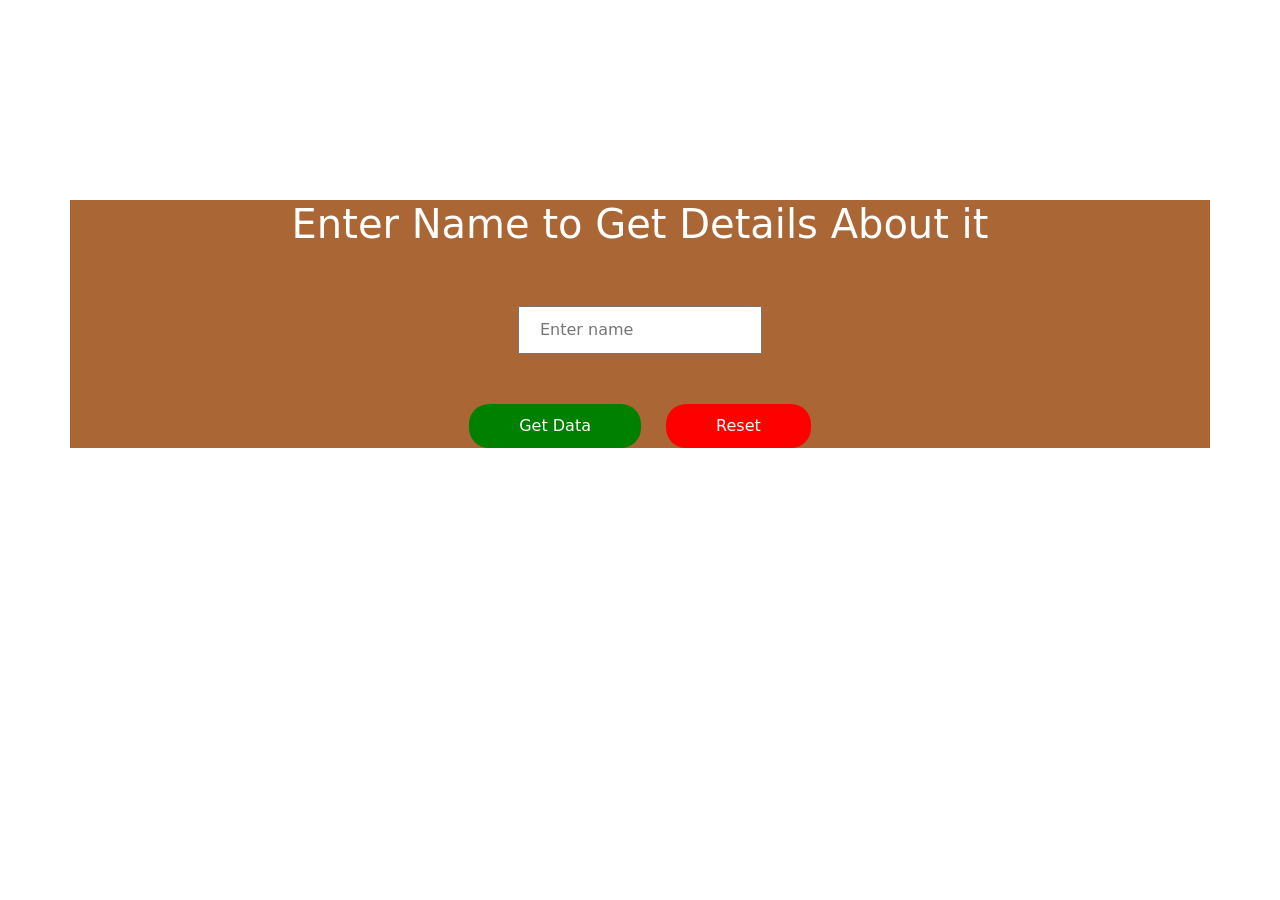
<file: api handling/index.html>
<!DOCTYPE html>
<html lang="en">
<head>
    <meta charset="UTF-8">
    <meta name="viewport" content="width=device-width, initial-scale=1.0">
    <title>API HANDLING</title>
    <link rel="stylesheet" href="boot.css">
    <link rel="stylesheet" href="style.css">
</head>
<body>
    
  <section>
    <div class="container">
        <h1 id="head-ings">Enter Name to Get Details About it</h1>
        
            <input type="text" name="name" id="name" placeholder="Enter name" autocomplete="on">
            <div class="btns">
                <button  id="get-data">Get Data</button>
                <button  id="reset">Reset</button>
            </div>
       
        <p id="message" class="remove"></p>    
    </div>
  </section>
    <script src="boot.js"></script>
    <script src="app.js"></script>
</body>
</html>
</file>
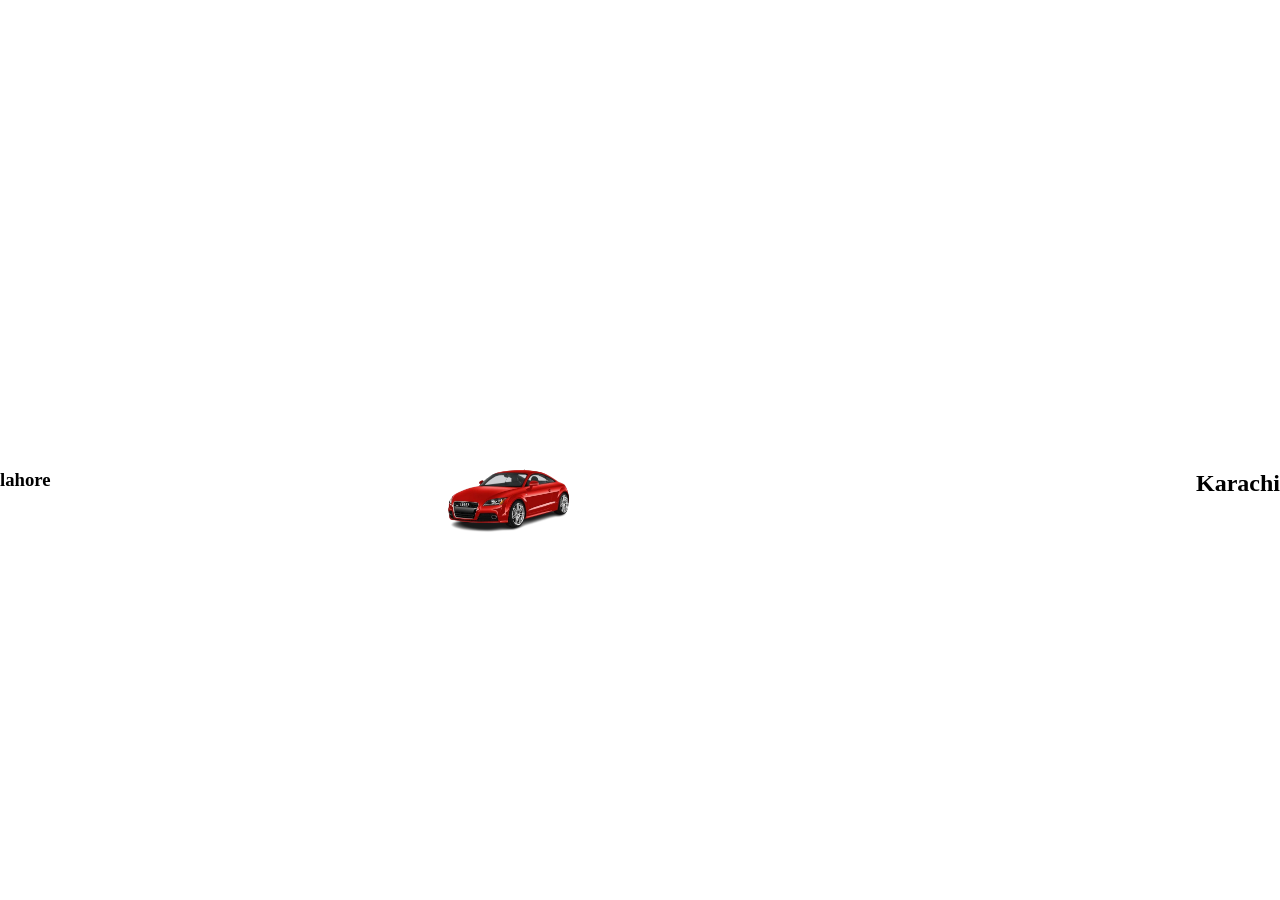
<file: gsap/index.html>
<!DOCTYPE html>
<html lang="en">
<head>
    <meta charset="UTF-8">
    <meta name="viewport" content="width=device-width, initial-scale=1.0">
    <title>Document</title>
    <link rel="stylesheet" href="style.css">
</head>
<body>
    <h2>Karachi</h2>
    <div class="box">
        <img id="car" src="./car.png" alt="car">
    </div>
    <h3>lahore</h3>

    <script src="https://cdn.jsdelivr.net/npm/gsap@3.15/dist/gsap.min.js"></script>
    <script src="./script.js"></script>
</body>
</html>
</file>
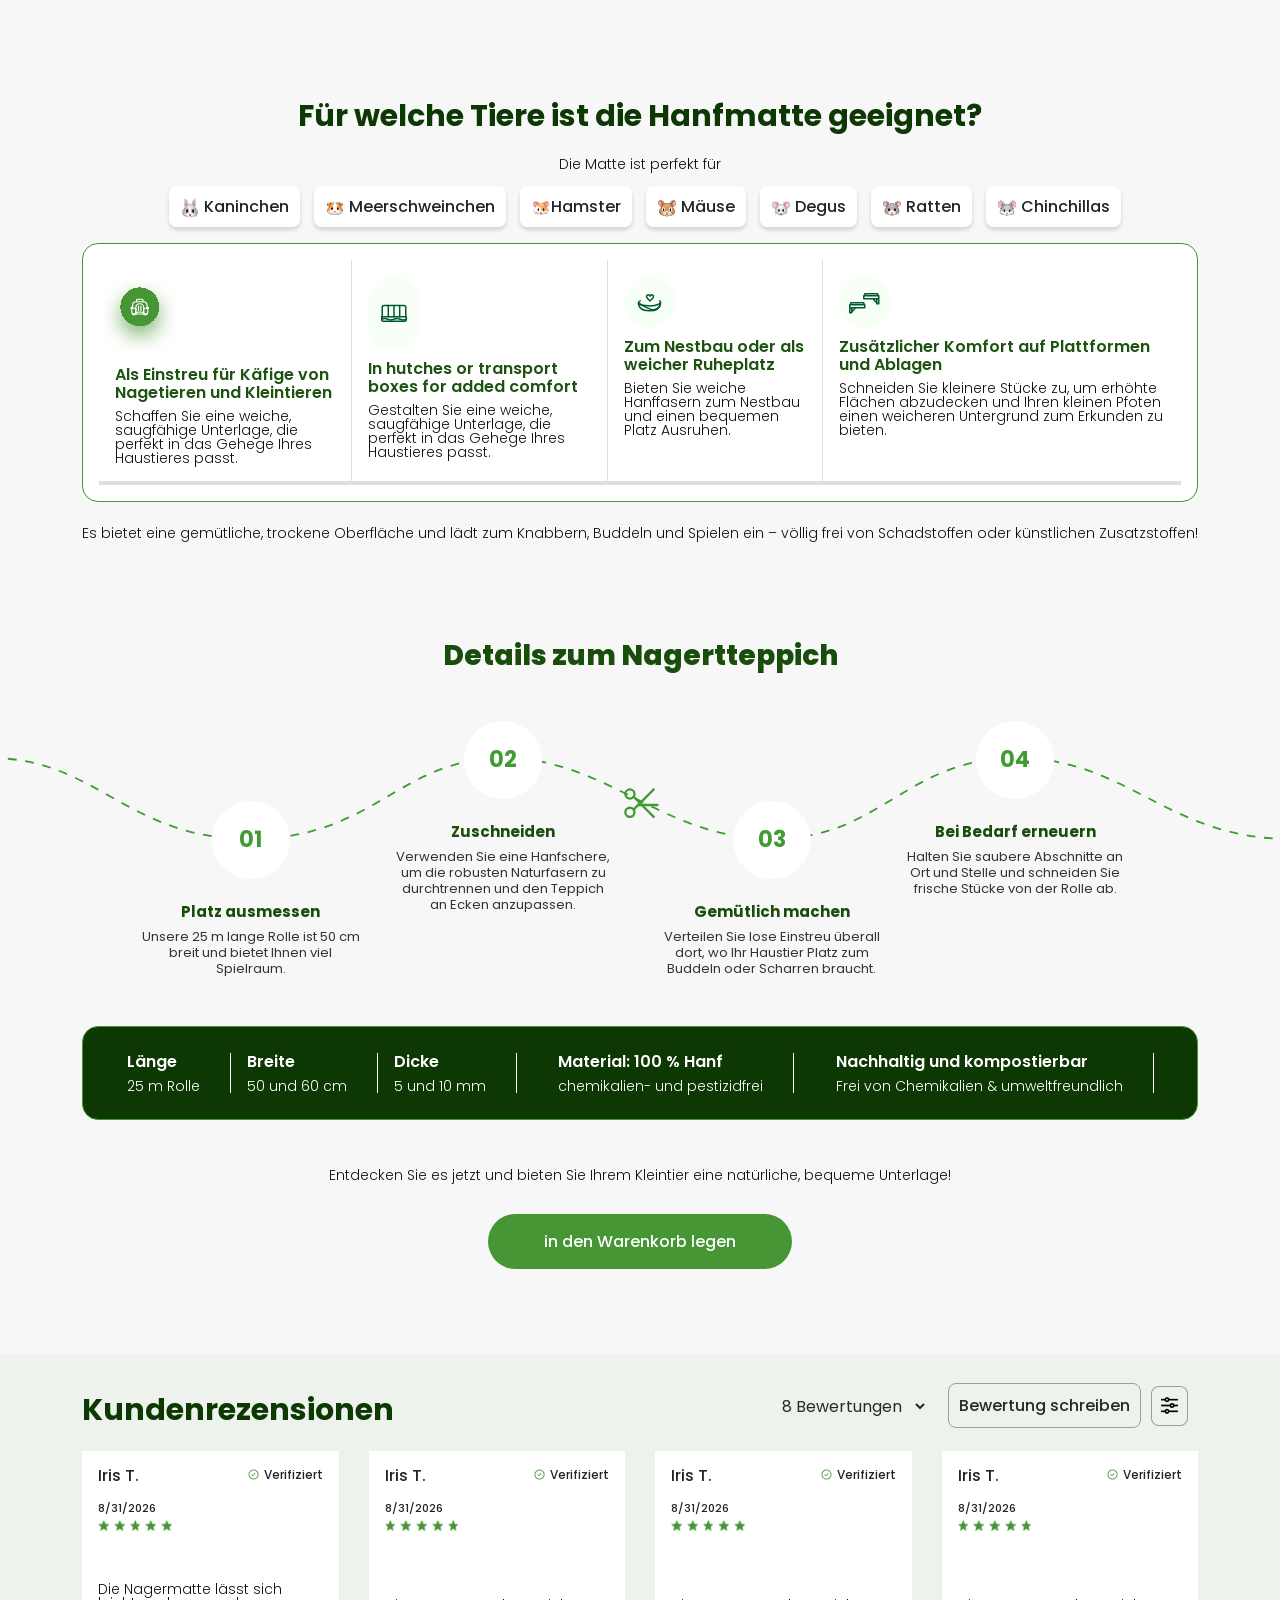
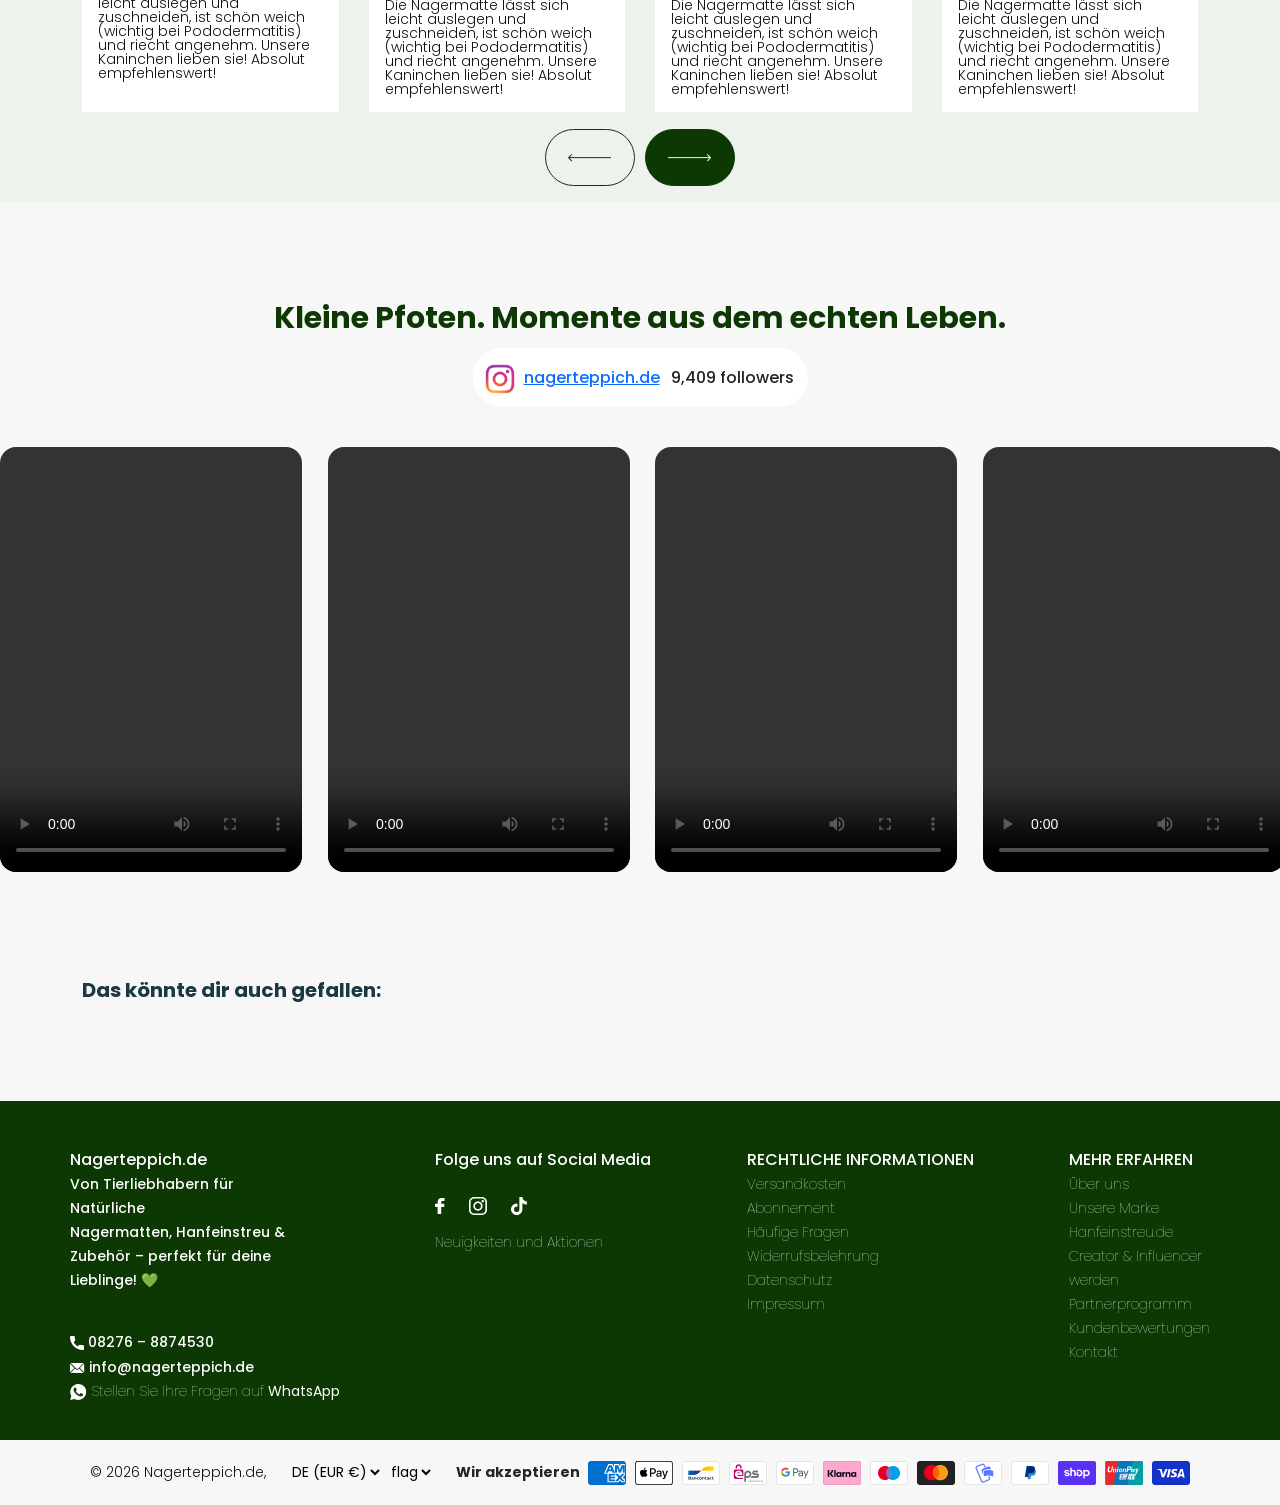
<file: Nagerteppich-boiler-code/index.html>
<!DOCTYPE html>
<html lang="en">

<head>
    <meta charset="UTF-8">
    <meta name="viewport" content="width=device-width, initial-scale=1.0">
    <title>Nagerteppich</title>
    <!-- css link -->
    <link rel="stylesheet" href="./css/boot.css">
    <link rel="stylesheet" href="./css/swiper.css">
    <link rel="stylesheet" href="./css/custom-style.css">
</head>

<body>
    <!-- First Section -->
    <section class="ani-types-slider nager-mt">
        <div class="container">
            <div class="text-center">
                <h2>Für welche Tiere ist die Hanfmatte geeignet?</h2>
                <p class="mt-4">Die Matte ist perfekt für</p>
            </div>
            <div class="animals-type mt-4 text-center">
                <span><img src="./images/Rabbit Face.png" alt="pic"> Kaninchen</span>
                <span><img src="./images/Pig Face.png" alt="pic"> Meerschweinchen</span>
                <span><img src="./images/hamster.png" alt="pic">Hamster</span>
                <span><img src="./images/Mouse Face.png" alt="pic"> Mäuse</span>
                <span><img src="./images/Mouse Face (1).png" alt="pic"> Degus</span>
                <span><img src="./images/Mouse Face (2).png" alt="pic"> Ratten</span>
                <span><img src="./images/Mouse Face (3).png" alt="pic"> Chinchillas</span>
            </div>
            <div class="ani-slider mt-4">
                <div class="ani-types-slider-card">
                    <img id="frame-img" src="./images/Frame 19.svg" alt="img">
                    <h6>Als Einstreu für Käfige von Nagetieren und Kleintieren</h3>
                        <p>Schaffen Sie eine weiche, saugfähige Unterlage, die perfekt in das Gehege Ihres Haustieres
                            passt.</p>
                </div>
                <div class="ani-types-slider-card">
                    <img src="./images/book.svg" alt="img">
                    <h6>In hutches or transport boxes for added comfort</h6>
                    <p>Gestalten Sie eine weiche, saugfähige Unterlage, die perfekt in das Gehege Ihres Haustieres
                        passt.</p>
                </div>
                <div class="ani-types-slider-card">
                    <img src="./images/moon.svg" alt="img">

                    <h6>Zum Nestbau oder als weicher Ruheplatz</h6>
                    <p>Bieten Sie weiche Hanffasern zum Nestbau und einen bequemen Platz Ausruhen.</p>
                </div>
                <div class="ani-types-slider-card">
                    <img src="./images/g.svg" alt="">

                    <h6>Zusätzlicher Komfort auf Plattformen und Ablagen</h6>
                    <p>Schneiden Sie kleinere Stücke zu, um erhöhte Flächen abzudecken und Ihren kleinen Pfoten einen
                        weicheren Untergrund zum Erkunden zu bieten.</p>
                </div>
            </div>
            <div class="ani-end-para mt-4 text-center" id="mob-view">
                <p>Es bietet eine gemütliche, trockene Oberfläche und lädt zum Knabbern, Buddeln und Spielen ein –
                    völlig frei von Schadstoffen oder künstlichen Zusatzstoffen!</p>
            </div>
        </div>
    </section>

    <!-- Second Section -->
    <section>
        <div class="nager-mt">
            <section class="rug-section">

                <h2 class="rug-title">Details zum Nagertteppich</h2>

                <!-- Dashed curved line -->
                <svg class="rug-path" viewBox="0 0 1315 155" preserveAspectRatio="none" aria-hidden="true">
                    <path d="
            M -10,43
            C 100,43 130,124 257,124
            S 410,43 517,43
            S 680,124 793,124
            S 930,43 1044,43
            S 1200,124 1325,124
        " />
                </svg>

                <div class="rug-steps">

                    <!-- Step 01 -->
                    <article class="rug-step step-1">
                        <div class="rug-number">01</div>
                        <h3>Platz ausmessen</h3>
                        <p>
                            Unsere 25 m lange Rolle ist 50 cm<br>
                            breit und bietet Ihnen viel Spielraum.
                        </p>
                    </article>

                    <!-- Step 02 -->
                    <article class="rug-step step-2">
                        <div class="rug-number">02</div>
                        <h3>Zuschneiden</h3>
                        <p>
                            Verwenden Sie eine Hanfschere,<br>
                            um die robusten Naturfasern zu<br>
                            durchtrennen und den Teppich<br>
                            an Ecken anzupassen.
                        </p>
                    </article>

                    <!-- Scissors icon -->
                    <svg class="rug-scissors" viewBox="0 0 48 48" fill="none" stroke="currentColor" stroke-width="2.5"
                        stroke-linecap="round" stroke-linejoin="round" aria-hidden="true">
                        <circle cx="13" cy="12" r="5" />
                        <circle cx="13" cy="32" r="5" />
                        <path d="M17 15L39 37" />
                        <path d="M17 29L39 7" />
                        <path d="M22 24H43" />
                    </svg>


                    <!-- Step 03 -->
                    <article class="rug-step step-3">
                        <div class="rug-number">03</div>
                        <h3>Gemütlich machen</h3>
                        <p>
                            Verteilen Sie lose Einstreu überall<br>
                            dort, wo Ihr Haustier Platz zum<br>
                            Buddeln oder Scharren braucht.
                        </p>
                    </article>

                    <!-- Step 04 -->
                    <article class="rug-step step-4">
                        <div class="rug-number">04</div>
                        <h3>Bei Bedarf erneuern</h3>
                        <p>
                            Halten Sie saubere Abschnitte an<br>
                            Ort und Stelle und schneiden Sie<br>
                            frische Stücke von der Rolle ab.
                        </p>
                    </article>

                </div>
            </section>
        </div>
        <!--  -->
        <div class="container mt-3">
            <div class="end-con">
                <div class="mob-card-view">
                    <div class="end-con-cards">
                        <div class="end-con-cards-inner-content ">
                            <h6>Länge</h6>
                            <p>25 m Rolle</p>
                        </div>
                    </div>
                    <div class="end-con-cards">
                        <div class="end-con-cards-inner-content ms-3">
                            <h6>Breite</h6>
                            <p>50 und 60 cm</p>
                        </div>
                    </div>
                    <div class="end-con-cards">
                        <div class="end-con-cards-inner-content ms-3">
                            <h6>Dicke</h6>
                            <p>5 und 10 mm</p>
                        </div>
                    </div>
                </div>
                <div class="end-con-cards">
                    <div class="end-con-cards-inner-content">
                        <h6>Material: 100 % Hanf</h6>
                        <p>chemikalien- und pestizidfrei</p>
                    </div>
                </div>
                <div class="end-con-cards">
                    <div class="end-con-cards-inner-content">
                        <h6>Nachhaltig und kompostierbar</h6>
                        <p>Frei von Chemikalien & umweltfreundlich</p>
                    </div>
                </div>
            </div>
            <p class="mt-5 text-center" id="end-sec-para">Entdecken Sie es jetzt und bieten Sie Ihrem Kleintier eine
                natürliche, bequeme Unterlage!</p>
            <div class="end-sec-btn text-center mt-5">
                <a href="#">in den Warenkorb legen</a>
            </div>
        </div>
    </section>

    <!--Third Section  -->

    <section class="second-slider nager-mt ">
        <div class="container">
            <div class="sec-slider-content">
                <div class="sec-heading">
                    <h2>Kundenrezensionen</h2>
                </div>
                <div class="sec-slider-btns">
                    <div class="drop-down">
                        <select name="" id="">
                            <option value="">8 Bewertungen</option>
                        </select>
                    </div>
                    <div class="mob-btns-view">
                        <div class="sec-btn">
                            <a href="#">Bewertung schreiben</a>
                        </div>
                        <div class="sec-filter">
                            <img src="./images/fliters.png" alt="filter">
                        </div>
                    </div>
                </div>
            </div>

            <!-- slider of 3 section -->

            <div class="swiper mySwiper mt-3 " id="web-swiper">
                <div class="swiper-wrapper ">
                    <div class="swiper-slide third-section ">
                        <div class="inner-content">
                            <div class="name">
                                <h6>Iris T.</h6>
                                <span class="verify-plus-img">
                                    <img src="./images/Check Circle.png" alt="verify tick">
                                    <span>Verifiziert</span>
                                </span>
                            </div>

                            <div class="date">
                                <span>8/31/2026</span>
                            </div>
                            <span class="stars">
                                <img src="./images/star.png" alt="star">
                                <img src="./images/star.png" alt="star">
                                <img src="./images/star.png" alt="star">
                                <img src="./images/star.png" alt="star">
                                <img src="./images/star.png" alt="star">
                            </span>
                        </div>
                        <div class="inner-paragraph">
                            <p>Die Nagermatte lässt sich leicht auslegen und zuschneiden, ist schön weich (wichtig
                                bei Pododermatitis) und riecht angenehm. Unsere Kaninchen lieben sie! Absolut
                                empfehlenswert!</p>
                        </div>
                    </div>
                    <div class="swiper-slide third-section">
                        <div class="inner-content">
                            <div class="name">
                                <h6>Iris T.</h6>
                                <span class="verify-plus-img">
                                    <img src="./images/Check Circle.png" alt="verify tick">
                                    <span>Verifiziert</span>
                                </span>
                            </div>

                            <div class="date">
                                <span>8/31/2026</span>
                            </div>
                            <span class="stars">
                                <img src="./images/star.png" alt="star">
                                <img src="./images/star.png" alt="star">
                                <img src="./images/star.png" alt="star">
                                <img src="./images/star.png" alt="star">
                                <img src="./images/star.png" alt="star">
                            </span>
                        </div>
                        <div class="inner-paragraph mt-3">
                            <p>Die Nagermatte lässt sich leicht auslegen und zuschneiden, ist schön weich (wichtig
                                bei Pododermatitis) und riecht angenehm. Unsere Kaninchen lieben sie! Absolut
                                empfehlenswert!</p>
                        </div>

                    </div>
                    <div class="swiper-slide third-section">
                        <div class="inner-content">
                            <div class="name">
                                <h6>Iris T.</h6>
                                <span class="verify-plus-img">
                                    <img src="./images/Check Circle.png" alt="verify tick">
                                    <span>Verifiziert</span>
                                </span>
                            </div>

                            <div class="date">
                                <span>8/31/2026</span>
                            </div>
                            <span class="stars">
                                <img src="./images/star.png" alt="star">
                                <img src="./images/star.png" alt="star">
                                <img src="./images/star.png" alt="star">
                                <img src="./images/star.png" alt="star">
                                <img src="./images/star.png" alt="star">
                            </span>
                        </div>
                        <div class="inner-paragraph mt-3">
                            <p>Die Nagermatte lässt sich leicht auslegen und zuschneiden, ist schön weich (wichtig
                                bei Pododermatitis) und riecht angenehm. Unsere Kaninchen lieben sie! Absolut
                                empfehlenswert!</p>
                        </div>

                    </div>
                    <div class="swiper-slide third-section">
                        <div class="inner-content">
                            <div class="name">
                                <h6>Iris T.</h6>
                                <span class="verify-plus-img">
                                    <img src="./images/Check Circle.png" alt="verify tick">
                                    <span>Verifiziert</span>
                                </span>
                            </div>

                            <div class="date">
                                <span>8/31/2026</span>
                            </div>
                            <span class="stars">
                                <img src="./images/star.png" alt="star">
                                <img src="./images/star.png" alt="star">
                                <img src="./images/star.png" alt="star">
                                <img src="./images/star.png" alt="star">
                                <img src="./images/star.png" alt="star">
                            </span>
                        </div>
                        <div class="inner-paragraph mt-3">
                            <p>Die Nagermatte lässt sich leicht auslegen und zuschneiden, ist schön weich (wichtig
                                bei Pododermatitis) und riecht angenehm. Unsere Kaninchen lieben sie! Absolut
                                empfehlenswert!</p>
                        </div>

                    </div>
                    <div class="swiper-slide third-section">
                        <div class="inner-content">
                            <div class="name">
                                <h6>Iris T.</h6>
                                <span class="verify-plus-img">
                                    <img src="./images/Check Circle.png" alt="verify tick">
                                    <span>Verifiziert</span>
                                </span>
                            </div>

                            <div class="date">
                                <span>8/31/2026</span>
                            </div>
                            <span class="stars">
                                <img src="./images/star.png" alt="star">
                                <img src="./images/star.png" alt="star">
                                <img src="./images/star.png" alt="star">
                                <img src="./images/star.png" alt="star">
                                <img src="./images/star.png" alt="star">
                            </span>
                        </div>
                        <div class="inner-paragraph mt-3">
                            <p>Die Nagermatte lässt sich leicht auslegen und zuschneiden, ist schön weich (wichtig
                                bei Pododermatitis) und riecht angenehm. Unsere Kaninchen lieben sie! Absolut
                                empfehlenswert!</p>
                        </div>
                    </div>
                </div>
            </div>

            <div class="mob-slider-view">
                <div class="swiper mySwiper1 mt-3">
                    <div class="swiper-wrapper">
                        <div class="swiper-slide">
                            <div class="inner-content">
                                <div class="name">
                                    <h6>Iris T.</h6>
                                    <span class="verify-plus-img">
                                        <img src="./images/Check Circle.png" alt="verify tick">
                                        <span>Verifiziert</span>
                                    </span>
                                </div>

                                <div class="date">
                                    <span>8/31/2026</span>
                                </div>
                                <span class="stars">
                                    <img src="./images/star.png" alt="star">
                                    <img src="./images/star.png" alt="star">
                                    <img src="./images/star.png" alt="star">
                                    <img src="./images/star.png" alt="star">
                                    <img src="./images/star.png" alt="star">
                                </span>
                            </div>
                            <div class="inner-paragraph mt-3">
                                <p>Die Nagermatte lässt sich leicht auslegen und zuschneiden, ist schön weich (wichtig
                                    bei Pododermatitis) und riecht angenehm. Unsere Kaninchen lieben sie! Absolut
                                    empfehlenswert!</p>
                            </div>
                        </div>
                        <div class="swiper-slide">
                            <div class="inner-content">
                                <div class="name">
                                    <h6>Iris T.</h6>
                                    <span class="verify-plus-img">
                                        <img src="./images/Check Circle.png" alt="verify tick">
                                        <span>Verifiziert</span>
                                    </span>
                                </div>

                                <div class="date">
                                    <span>8/31/2026</span>
                                </div>
                                <span class="stars">
                                    <img src="./images/star.png" alt="star">
                                    <img src="./images/star.png" alt="star">
                                    <img src="./images/star.png" alt="star">
                                    <img src="./images/star.png" alt="star">
                                    <img src="./images/star.png" alt="star">
                                </span>
                            </div>
                            <div class="inner-paragraph mt-3">
                                <p>Die Nagermatte lässt sich leicht auslegen und zuschneiden, ist schön weich (wichtig
                                    bei Pododermatitis) und riecht angenehm. Unsere Kaninchen lieben sie! Absolut
                                    empfehlenswert!</p>
                            </div>

                        </div>
                        <div class="swiper-slide">
                            <div class="inner-content">
                                <div class="name">
                                    <h6>Iris T.</h6>
                                    <span class="verify-plus-img">
                                        <img src="./images/Check Circle.png" alt="verify tick">
                                        <span>Verifiziert</span>
                                    </span>
                                </div>

                                <div class="date">
                                    <span>8/31/2026</span>
                                </div>
                                <span class="stars">
                                    <img src="./images/star.png" alt="star">
                                    <img src="./images/star.png" alt="star">
                                    <img src="./images/star.png" alt="star">
                                    <img src="./images/star.png" alt="star">
                                    <img src="./images/star.png" alt="star">
                                </span>
                            </div>
                            <div class="inner-paragraph mt-3">
                                <p>Die Nagermatte lässt sich leicht auslegen und zuschneiden, ist schön weich (wichtig
                                    bei Pododermatitis) und riecht angenehm. Unsere Kaninchen lieben sie! Absolut
                                    empfehlenswert!</p>
                            </div>

                        </div>
                        <div class="swiper-slide">
                            <div class="inner-content">
                                <div class="name">
                                    <h6>Iris T.</h6>
                                    <span class="verify-plus-img">
                                        <img src="./images/Check Circle.png" alt="verify tick">
                                        <span>Verifiziert</span>
                                    </span>
                                </div>

                                <div class="date">
                                    <span>8/31/2026</span>
                                </div>
                                <span class="stars">
                                    <img src="./images/star.png" alt="star">
                                    <img src="./images/star.png" alt="star">
                                    <img src="./images/star.png" alt="star">
                                    <img src="./images/star.png" alt="star">
                                    <img src="./images/star.png" alt="star">
                                </span>
                            </div>
                            <div class="inner-paragraph mt-3">
                                <p>Die Nagermatte lässt sich leicht auslegen und zuschneiden, ist schön weich (wichtig
                                    bei Pododermatitis) und riecht angenehm. Unsere Kaninchen lieben sie! Absolut
                                    empfehlenswert!</p>
                            </div>

                        </div>
                        <div class="swiper-slide">
                            <div class="inner-content">
                                <div class="name">
                                    <h6>Iris T.</h6>
                                    <span class="verify-plus-img">
                                        <img src="./images/Check Circle.png" alt="verify tick">
                                        <span>Verifiziert</span>
                                    </span>
                                </div>

                                <div class="date">
                                    <span>8/31/2026</span>
                                </div>
                                <span class="stars">
                                    <img src="./images/star.png" alt="star">
                                    <img src="./images/star.png" alt="star">
                                    <img src="./images/star.png" alt="star">
                                    <img src="./images/star.png" alt="star">
                                    <img src="./images/star.png" alt="star">
                                </span>
                            </div>
                            <div class="inner-paragraph mt-3">
                                <p>Die Nagermatte lässt sich leicht auslegen und zuschneiden, ist schön weich (wichtig
                                    bei Pododermatitis) und riecht angenehm. Unsere Kaninchen lieben sie! Absolut
                                    empfehlenswert!</p>
                            </div>
                        </div>
                    </div>
                </div>
                <div class="swiper-pagination-one text-center"></div>
            </div>
            <div class="arrows-btns">
                <div class="swiper-button-next me-4">
                    <img src="./images/Line 8 (1).png" alt="">
                </div>
                <div class="swiper-button-prev ms-4">
                    <img src="./images/Line 8.png" alt="">
                </div>
            </div>
        </div>
    </section>

    <!-- Fourth Section -->
    <section class="fourth-section nager-mt">
        <div class="container text-center">
            <h2>Kleine Pfoten. Momente aus dem echten Leben.</h2>
            <div class="insta-link mt-4">
                <span class="details">
                    <img src="./images/insta.svg" alt="inst">
                    <a href="#">nagerteppich.de</a>
                    <span>9,409 followers</span>
                </span>
            </div>

        </div>
        <!-- Video Swiper -->
        <div class="swiper myVideoSwiper mt-5 " id="web-video-slider">
            <div class="swiper-wrapper">
                <div class="swiper-slide ">
                    <video src="" controls>Video1</video>
                </div>
                <div class="swiper-slide">
                    <video src="" controls>Video 2</video>
                </div>
                <div class="swiper-slide">
                    <video src="" controls>Video 3</video>
                </div>
                <div class="swiper-slide">
                    <video src="" controls>Video 4</video>
                </div>
                <div class="swiper-slide">
                    <video src="" controls>Video 5</video>
                </div>
            </div>
        </div>

        <div class="swiper myMobVideoSwiper mt-4 " id="mob-video-slider">
            <div class="swiper-wrapper">
                <div class="swiper-slide">
                    <video src="" controls>Video1</video>
                </div>
                <div class="swiper-slide">
                    <video src="" controls>Video 3</video>
                </div>
                <div class="swiper-slide">
                    <video src="" controls>Video 4</video>
                </div>
                <div class="swiper-slide">
                    <video src="" controls>Video 5</video>
                </div>
            </div>
            <div class="swiper-pagination-second text-center"></div>
        </div>
    </section>

    <!-- Five Section -->
    <section class="fifth-section nager-mt">
        <div class="container">
            <h4>Das könnte dir auch gefallen:</h4>
        </div>
    </section>
    <!--  -->
    <!-- sixth Section -->
    <section class="sixth-section nager-mt">
        <div class="container">
            <div class="first-box">
                <h6>Nagerteppich.de</h6>
                <p>Von Tierliebhabern für</p>
                <p> Natürliche</p>
                <p>Nagermatten, Hanfeinstreu &</p>   
                <p>Zubehör – perfekt für deine</p>   
                <p>Lieblinge! 💚</p>
                <div class="contacts mt-5">
                    <p> <img src="./images/call.svg" alt="icon">  08276 – 8874530</p>
                    <p><img src="./images/whatspp.svg" alt="icon">  info@nagerteppich.de</p>
                    <p id="less-weight"><img src="./images/email.svg" alt="icon">  Stellen Sie Ihre Fragen auf 
                        <b>WhatsApp</b></p>
                </div>
            </div>
            <div class="second-box ">
                <h6>Folge uns auf Social Media</h6>
                <span>
                    <img src="./images/facebook.svg" alt="icon">
                    <img src="./images/instagram.svg" alt="icon">
                    <img src="./images/tiktok.png" alt="icon">
                </span>
                <p>Neuigkeiten und Aktionen</p>
            </div>
            <div class="third-box " id="web-view-footer">
                <h6>RECHTLICHE INFORMATIONEN</h6>
                <p>Versandkosten</p>
                <p>Abonnement</p>
                <p>Häufige Fragen</p>
                <p>Widerrufsbelehrung</p>
                <p>Datenschutz</p>
                <p>Impressum</p>
            </div>
            <div class="fourth-box " id="web-view-footer">
                <h6>MEHR ERFAHREN</h6>
                <p>Über uns</p>
                <p>Unsere Marke</p>
                <p>Hanfeinstreu.de</p>
                <p>Creator & Influencer</p>
                <p>werden</p>
                <p>Partnerprogramm</p>
                <p>Kundenbewertungen</p>
                <p>Kontakt</p>
            </div>
            <div class="mob-view-form">
                <input type="email" name="email" id="" placeholder="E-Mail Adresse">
                <button>JETZT ANMELDEN UND SPAREN</button>
                <div class="reviews mt-2">
                    <select name="" id="number-one-select">
                        <option >RECHTLICHE INFORMATIONEN</option>
                    </select>
                    <br>
                    <select name="" id="number-two-select">
                        <option >MEHR ERFAHREN</option>
                    </select>
                </div>
            </div>
        </div>
    </section>

    <!-- Footer -->
     <footer>
        <section>
            <div class="container">
                <p>© 2026 Nagerteppich.de,</p>
                <div class="language-price">
                    <select name="" id="">
                        <option value="">
                            DE (EUR €)
                        </option>
                    </select>
                    <select name="" id="">
                        <option value="">
                           <!-- <img src="./images/flag-de.svg.png" alt=""> -->
                            flag
                        </option>
                    </select>
                </div>
                <div class="payments text-center">
                    <span class="policy">
                        Wir akzeptieren
                    </span>
                    <img src="./images/Item → Img.png" alt="">
                    <img src="./images/Item → Img-1.png" alt="">
                    <img src="./images/Item → Img-2.png" alt="">
                    <img src="./images/Item → Img-3.png" alt="">
                    <img src="./images/Item → Img-4.png" alt="">
                    <img src="./images/Item → Img-5.png" alt="">
                    <img src="./images/Item → Img-6.png" alt="">
                    <img src="./images/Item → Img-7.png" alt="">
                    <img src="./images/Item → Img-8.png" alt="">
                    <img src="./images/Item → Img-9.png" alt="">
                    <img src="./images/Item → Img-10.png" alt="">
                    <img src="./images/Item → Img-11.png" alt="">
                    <img src="./images/Item → Img-12.png" alt="">
                </div>
            </div>
        </section>
     </footer>
    <script src="./js/boot.js"></script>
    <script src="./js/swiper.js"></script>
    <script src="./js/custom-script.js"></script>
</body>

</html>
</file>
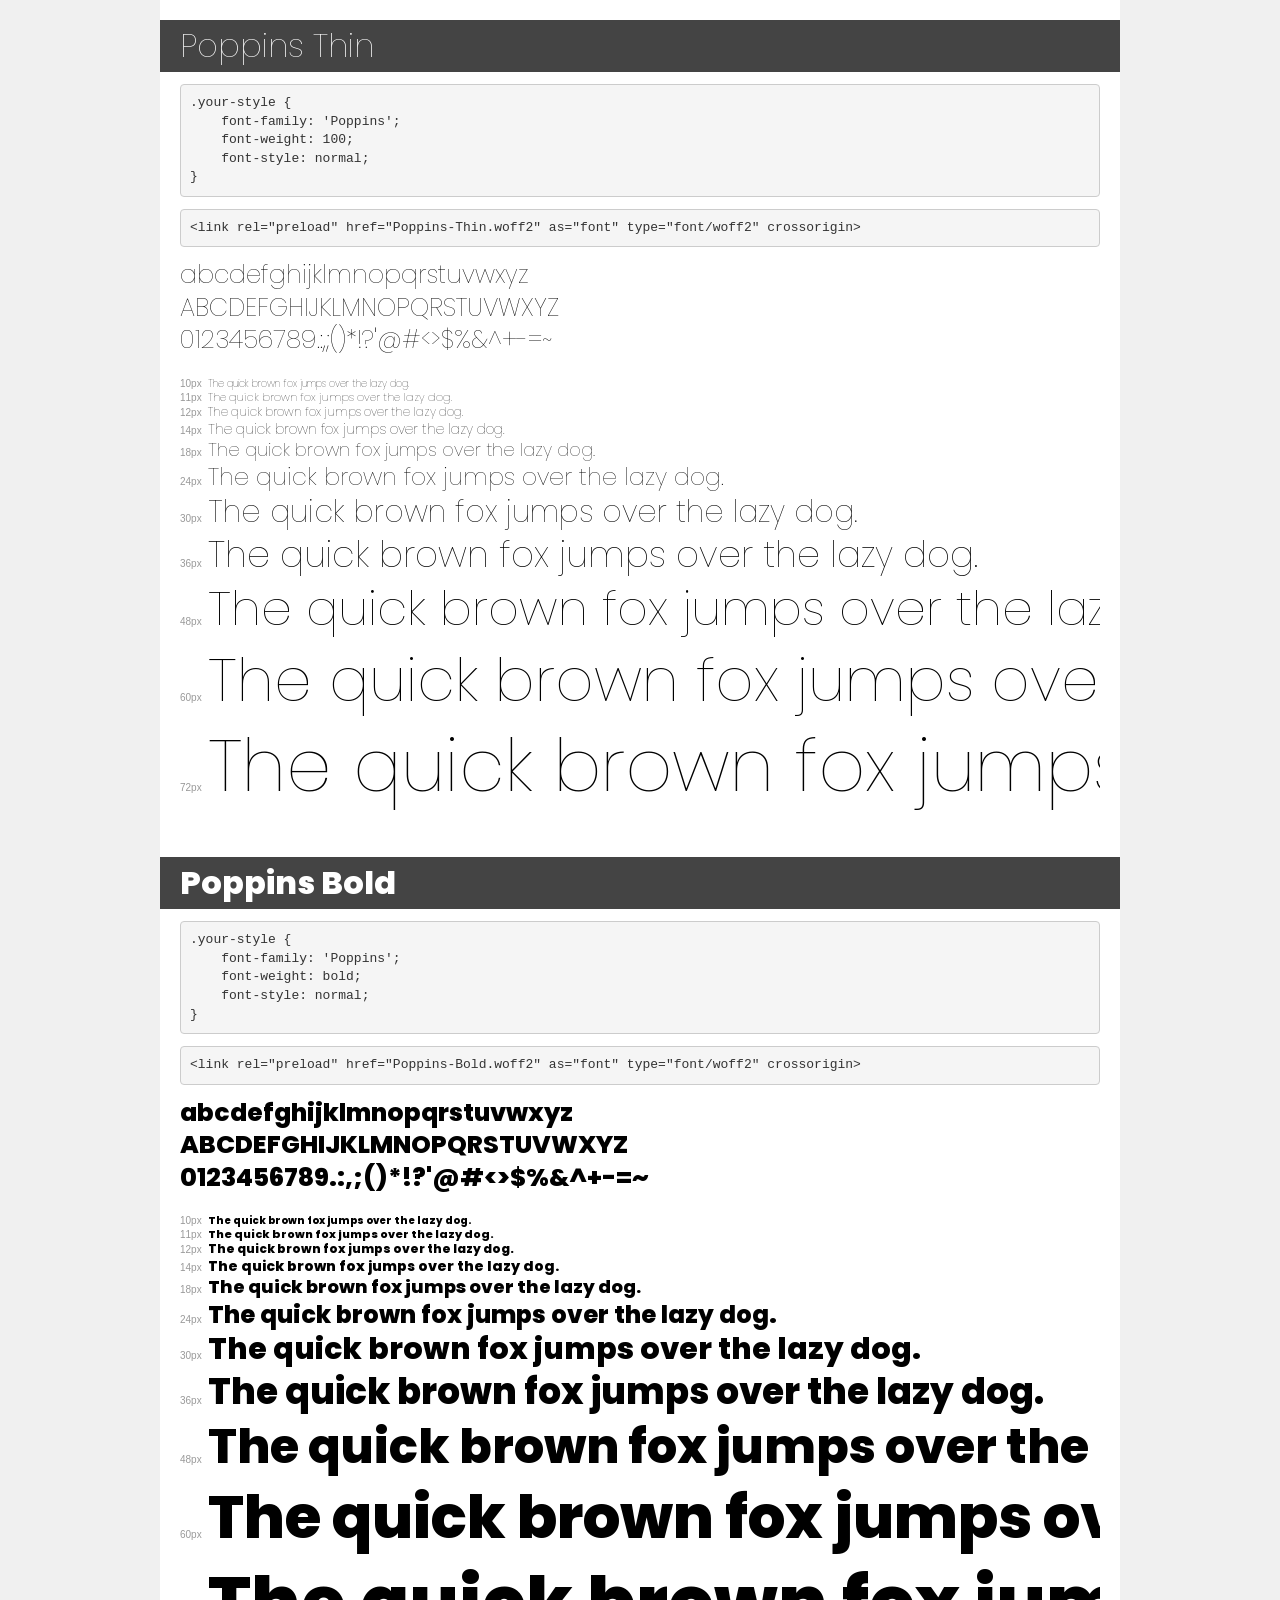
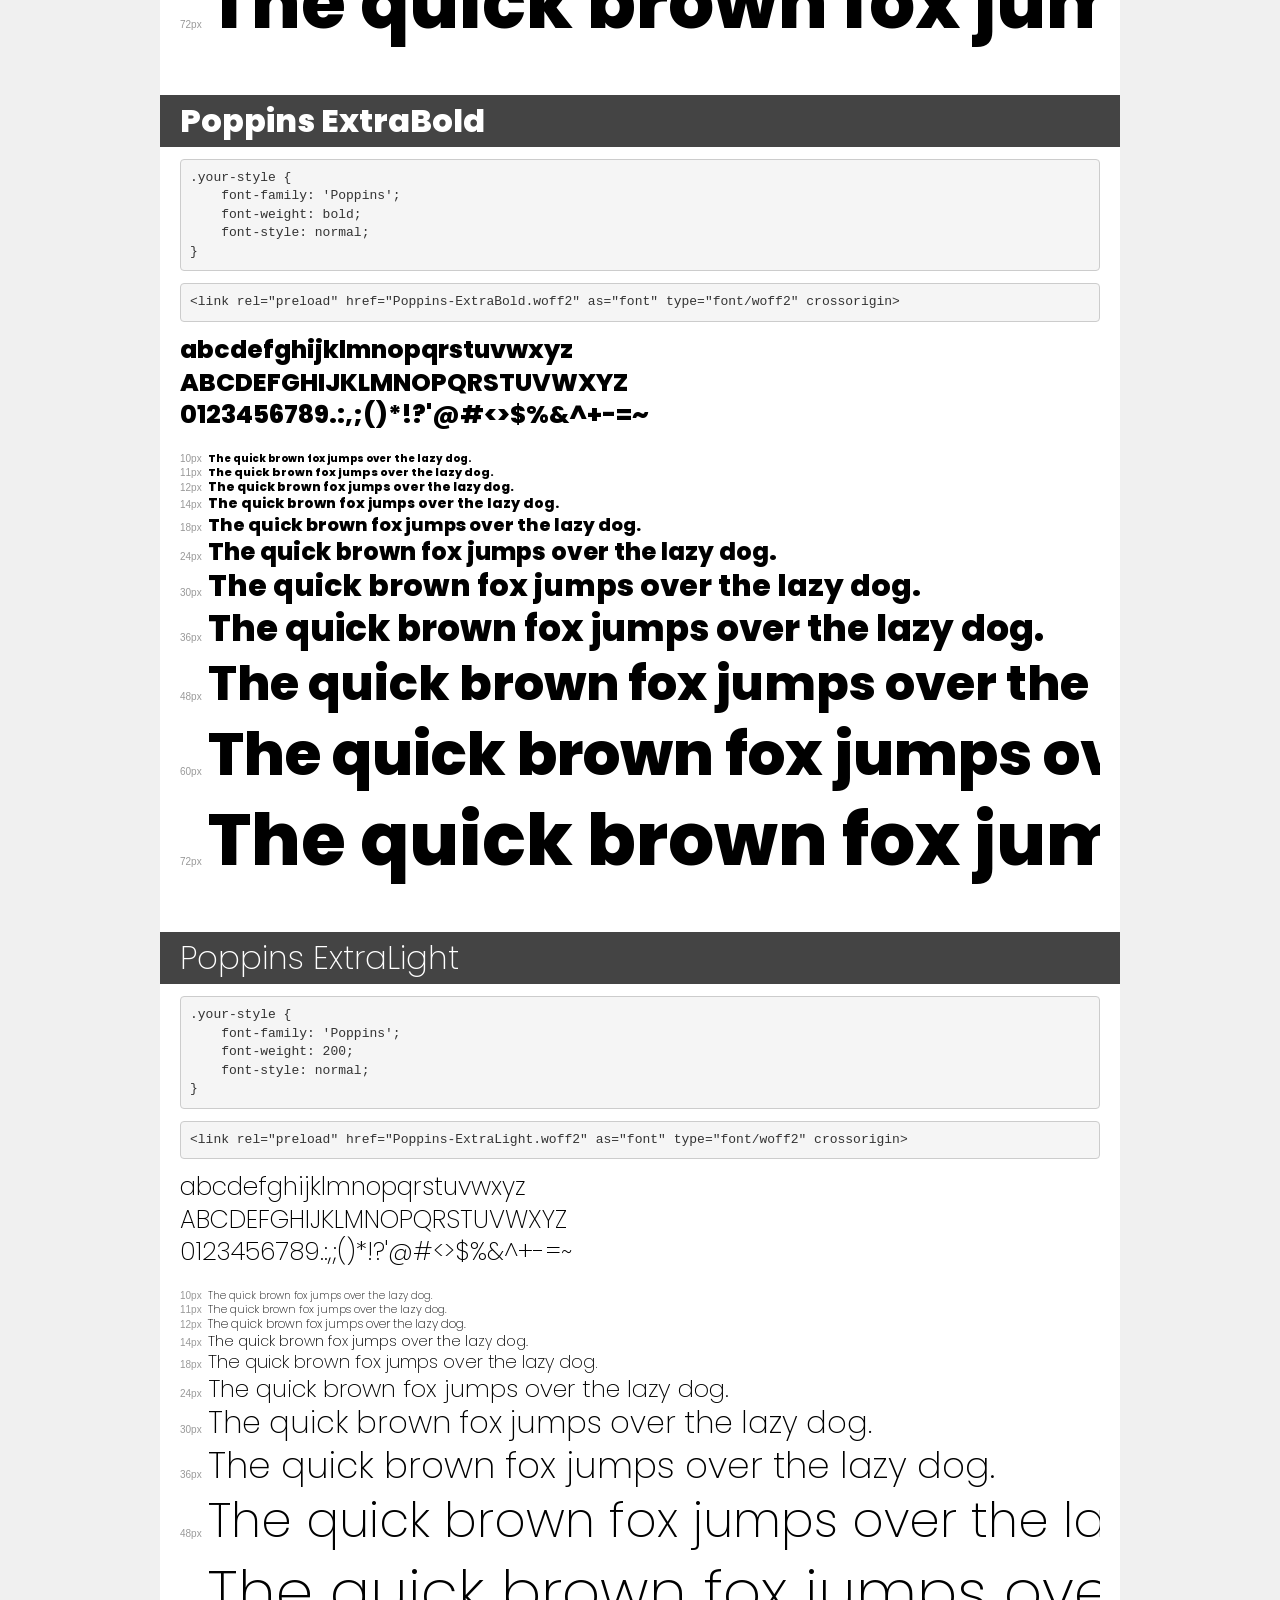
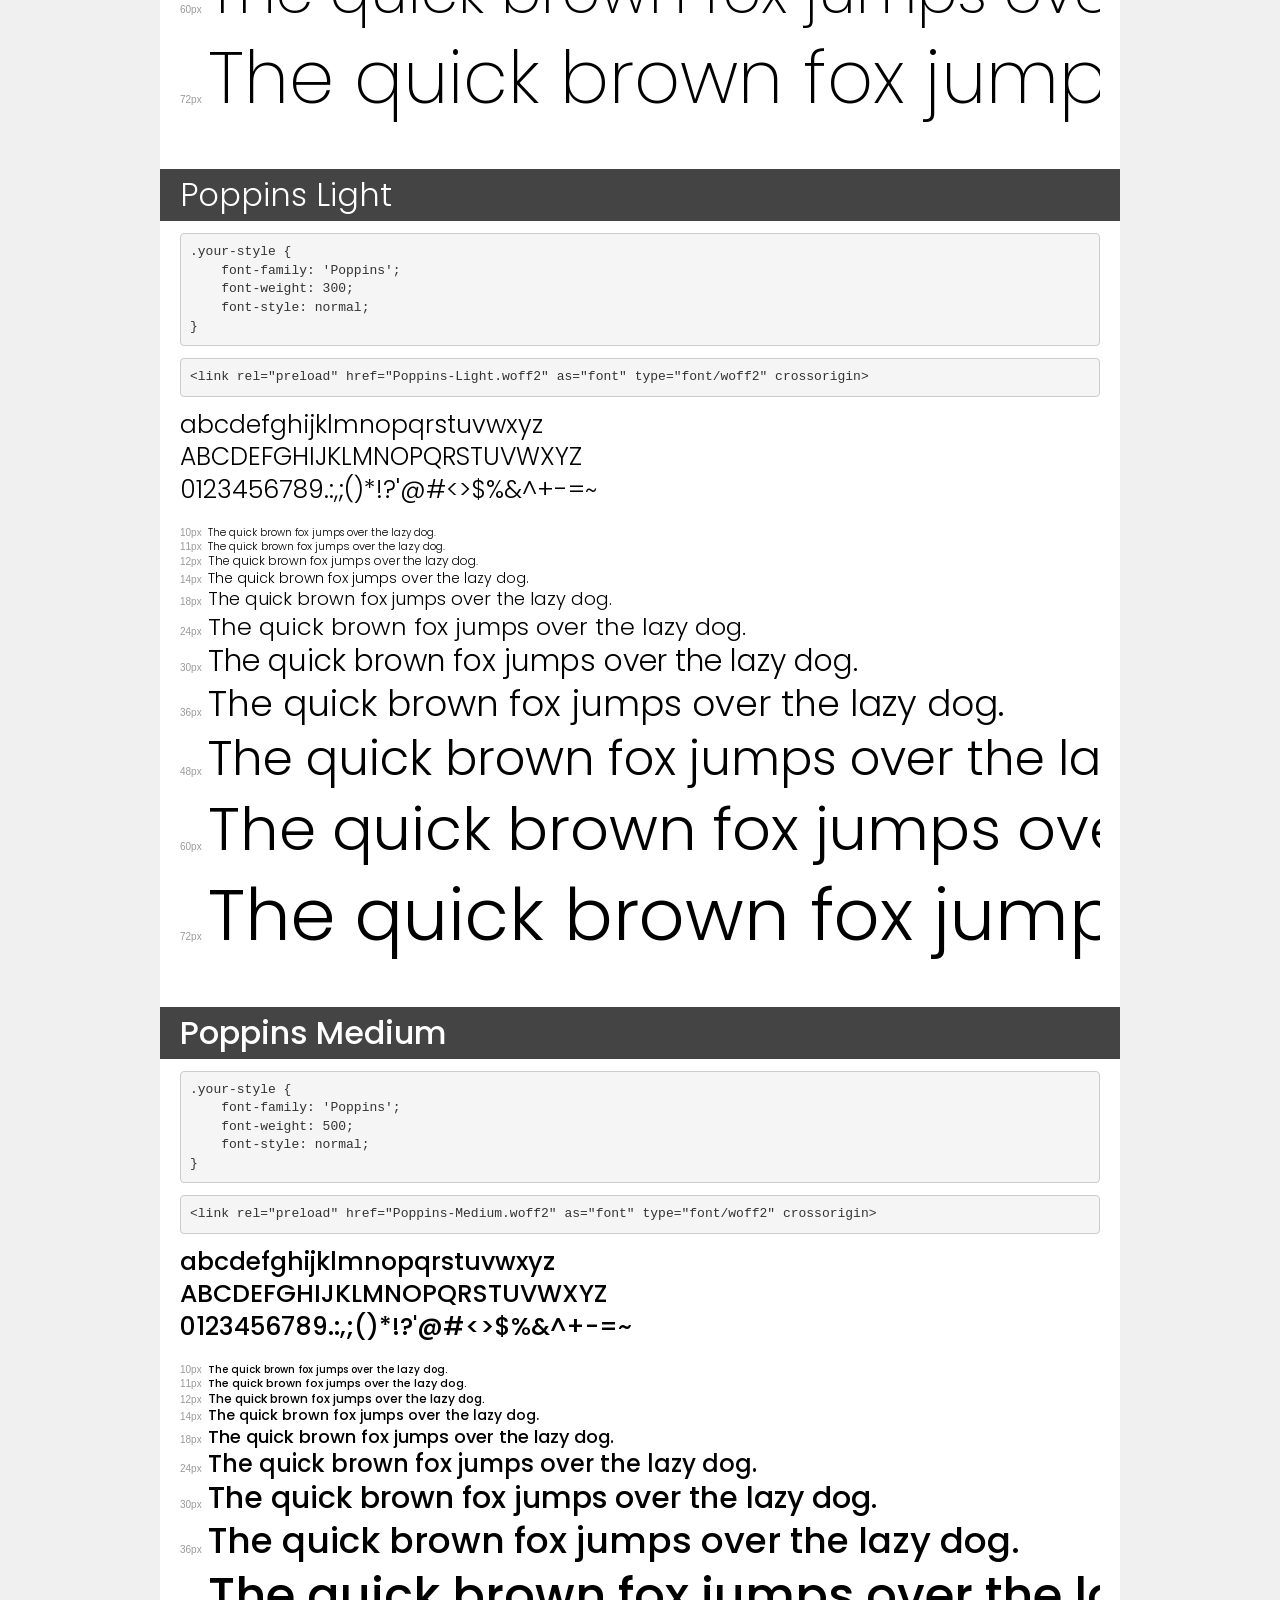
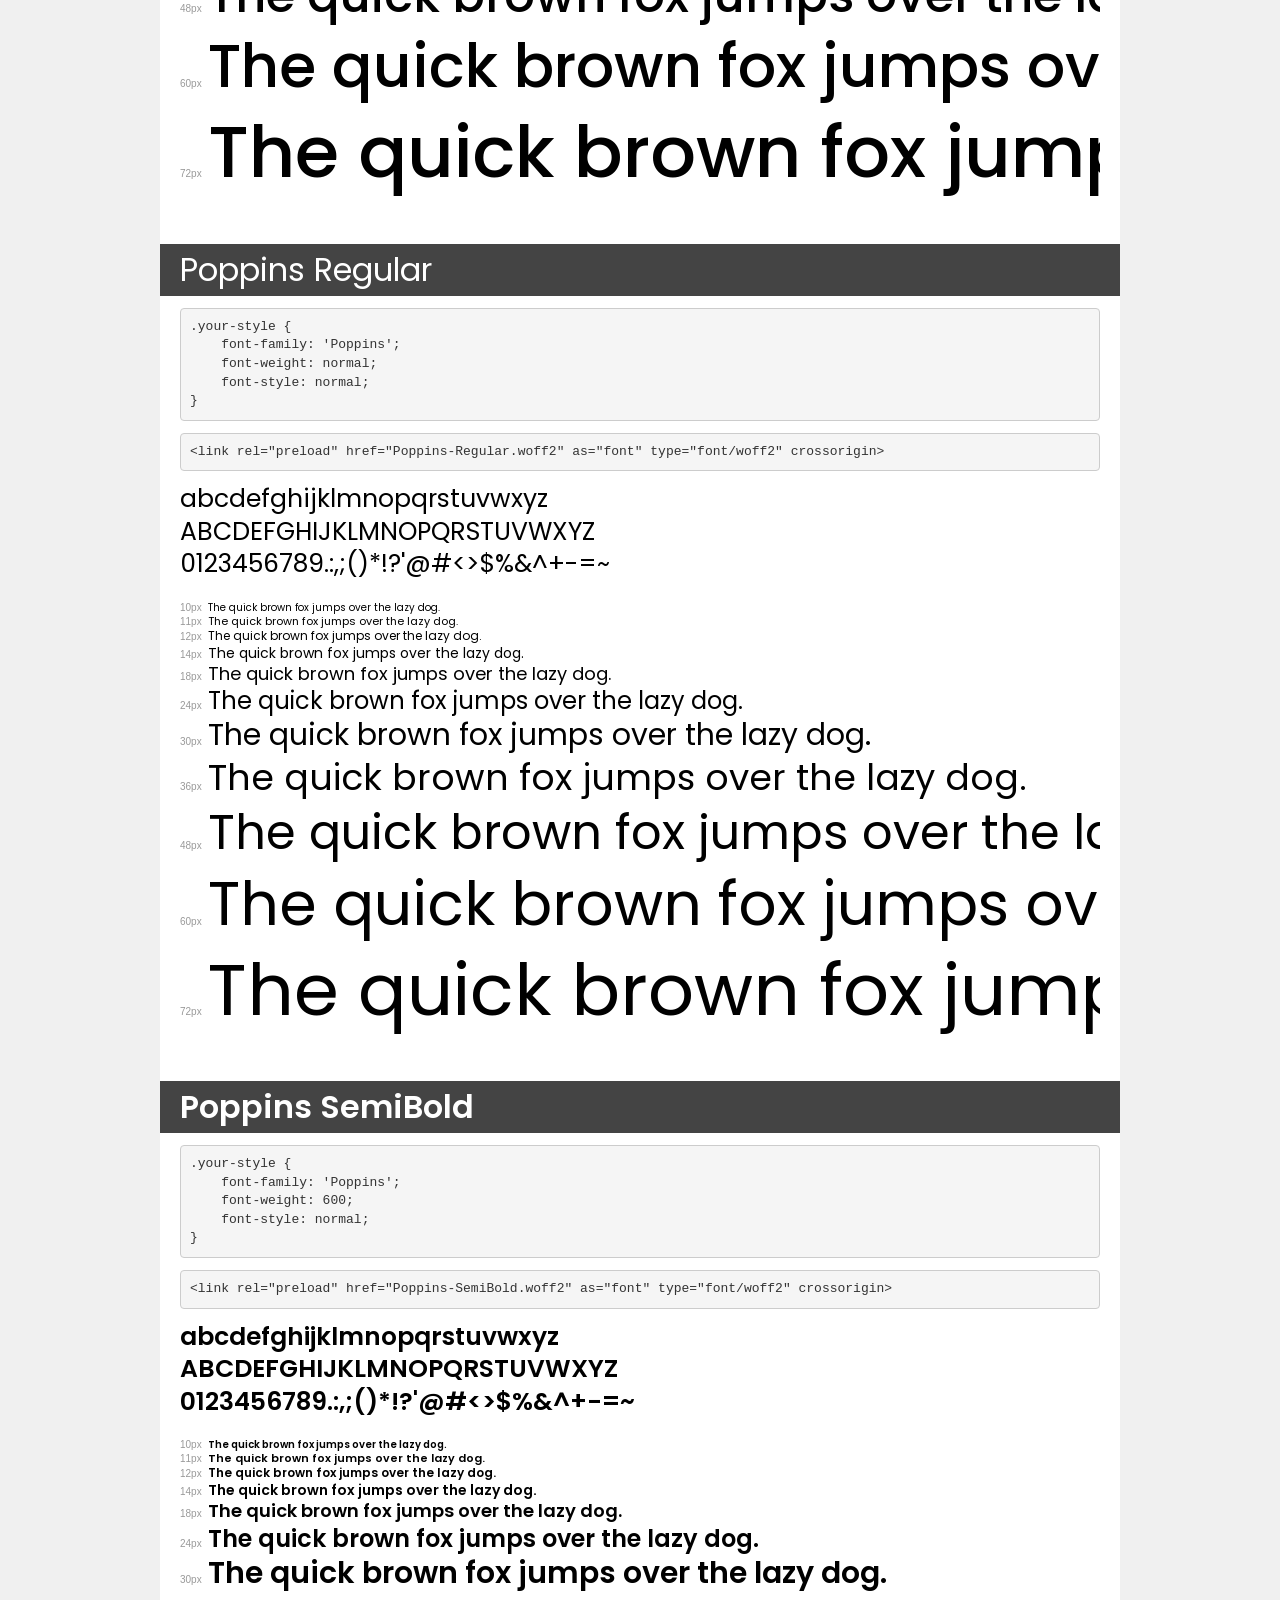
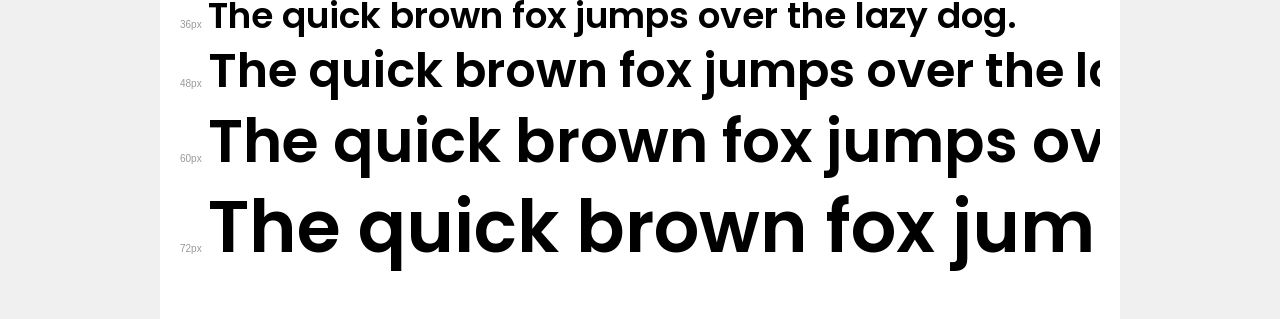
<file: Nagerteppich-boiler-code/fonts/demo.html>
<!DOCTYPE html>
<html lang="en">
<head>
    <meta charset="utf-8">
    <meta http-equiv="X-UA-Compatible" content="IE=edge">
    <meta name="viewport" content="width=device-width, initial-scale=1">
    <meta name="robots" content="noindex, noarchive">
    <meta name="format-detection" content="telephone=no">
    <title>Transfonter demo</title>
    <link href="stylesheet.css" rel="stylesheet">
    <style>
        /*
        http://meyerweb.com/eric/tools/css/reset/
        v2.0 | 20110126
        License: none (public domain)
        */
        html, body, div, span, applet, object, iframe,
        h1, h2, h3, h4, h5, h6, p, blockquote, pre,
        a, abbr, acronym, address, big, cite, code,
        del, dfn, em, img, ins, kbd, q, s, samp,
        small, strike, strong, sub, sup, tt, var,
        b, u, i, center,
        dl, dt, dd, ol, ul, li,
        fieldset, form, label, legend,
        table, caption, tbody, tfoot, thead, tr, th, td,
        article, aside, canvas, details, embed,
        figure, figcaption, footer, header, hgroup,
        menu, nav, output, ruby, section, summary,
        time, mark, audio, video {
            margin: 0;
            padding: 0;
            border: 0;
            font-size: 100%;
            font: inherit;
            vertical-align: baseline;
        }
        /* HTML5 display-role reset for older browsers */
        article, aside, details, figcaption, figure,
        footer, header, hgroup, menu, nav, section {
            display: block;
        }
        body {
            line-height: 1;
        }
        ol, ul {
            list-style: none;
        }
        blockquote, q {
            quotes: none;
        }
        blockquote:before, blockquote:after,
        q:before, q:after {
            content: '';
            content: none;
        }
        table {
            border-collapse: collapse;
            border-spacing: 0;
        }
        /* demo styles */
        body {
            background: #f0f0f0;
            color: #000;
        }
        .page {
            background: #fff;
            width: 920px;
            margin: 0 auto;
            padding: 20px 20px 0 20px;
            overflow: hidden;
        }
        .font-container {
            overflow-x: auto;
            overflow-y: hidden;
            margin-bottom: 40px;
            line-height: 1.3;
            white-space: nowrap;
            padding-bottom: 5px;
        }
        h1 {
            position: relative;
            background: #444;
            font-size: 32px;
            color: #fff;
            padding: 10px 20px;
            margin: 0 -20px 12px -20px;
        }
        .letters {
            font-size: 25px;
            margin-bottom: 20px;
        }
        .s10:before {
            content: '10px';
        }
        .s11:before {
            content: '11px';
        }
        .s12:before {
            content: '12px';
        }
        .s14:before {
            content: '14px';
        }
        .s18:before {
            content: '18px';
        }
        .s24:before {
            content: '24px';
        }
        .s30:before {
            content: '30px';
        }
        .s36:before {
            content: '36px';
        }
        .s48:before {
            content: '48px';
        }
        .s60:before {
            content: '60px';
        }
        .s72:before {
            content: '72px';
        }
        .s10:before, .s11:before, .s12:before, .s14:before,
        .s18:before, .s24:before, .s30:before, .s36:before,
        .s48:before, .s60:before, .s72:before {
            font-family: Arial, sans-serif;
            font-size: 10px;
            font-weight: normal;
            font-style: normal;
            color: #999;
            padding-right: 6px;
        }
        pre {
            display: block;
            padding: 9px;
            margin: 0 0 12px;
            font-family: Monaco, Menlo, Consolas, "Courier New", monospace;
            font-size: 13px;
            line-height: 1.428571429;
            color: #333;
            font-weight: normal;
            font-style: normal;
            background-color: #f5f5f5;
            border: 1px solid #ccc;
            overflow-x: auto;
            border-radius: 4px;
        }
        /* responsive */
        @media (max-width: 959px) {
            .page {
                width: auto;
                margin: 0;
            }
        }
    </style>
</head>
<body>
<div class="page">
    <div class="demo">
        <h1 style="font-family: 'Poppins'; font-weight: 100; font-style: normal;">Poppins Thin</h1>
        <pre title="Usage">.your-style {
    font-family: 'Poppins';
    font-weight: 100;
    font-style: normal;
}</pre>
        <pre title="Preload (optional)">
&lt;link rel=&quot;preload&quot; href=&quot;Poppins-Thin.woff2&quot; as=&quot;font&quot; type=&quot;font/woff2&quot; crossorigin&gt;</pre>
        <div class="font-container" style="font-family: 'Poppins'; font-weight: 100; font-style: normal;">
            <p class="letters">
                abcdefghijklmnopqrstuvwxyz<br>
ABCDEFGHIJKLMNOPQRSTUVWXYZ<br>
                0123456789.:,;()*!?'@#&lt;&gt;$%&^+-=~
            </p>
            <p class="s10" style="font-size: 10px;">The quick brown fox jumps over the lazy dog.</p>
            <p class="s11" style="font-size: 11px;">The quick brown fox jumps over the lazy dog.</p>
            <p class="s12" style="font-size: 12px;">The quick brown fox jumps over the lazy dog.</p>
            <p class="s14" style="font-size: 14px;">The quick brown fox jumps over the lazy dog.</p>
            <p class="s18" style="font-size: 18px;">The quick brown fox jumps over the lazy dog.</p>
            <p class="s24" style="font-size: 24px;">The quick brown fox jumps over the lazy dog.</p>
            <p class="s30" style="font-size: 30px;">The quick brown fox jumps over the lazy dog.</p>
            <p class="s36" style="font-size: 36px;">The quick brown fox jumps over the lazy dog.</p>
            <p class="s48" style="font-size: 48px;">The quick brown fox jumps over the lazy dog.</p>
            <p class="s60" style="font-size: 60px;">The quick brown fox jumps over the lazy dog.</p>
            <p class="s72" style="font-size: 72px;">The quick brown fox jumps over the lazy dog.</p>
        </div>
    </div>

    <div class="demo">
        <h1 style="font-family: 'Poppins'; font-weight: bold; font-style: normal;">Poppins Bold</h1>
        <pre title="Usage">.your-style {
    font-family: 'Poppins';
    font-weight: bold;
    font-style: normal;
}</pre>
        <pre title="Preload (optional)">
&lt;link rel=&quot;preload&quot; href=&quot;Poppins-Bold.woff2&quot; as=&quot;font&quot; type=&quot;font/woff2&quot; crossorigin&gt;</pre>
        <div class="font-container" style="font-family: 'Poppins'; font-weight: bold; font-style: normal;">
            <p class="letters">
                abcdefghijklmnopqrstuvwxyz<br>
ABCDEFGHIJKLMNOPQRSTUVWXYZ<br>
                0123456789.:,;()*!?'@#&lt;&gt;$%&^+-=~
            </p>
            <p class="s10" style="font-size: 10px;">The quick brown fox jumps over the lazy dog.</p>
            <p class="s11" style="font-size: 11px;">The quick brown fox jumps over the lazy dog.</p>
            <p class="s12" style="font-size: 12px;">The quick brown fox jumps over the lazy dog.</p>
            <p class="s14" style="font-size: 14px;">The quick brown fox jumps over the lazy dog.</p>
            <p class="s18" style="font-size: 18px;">The quick brown fox jumps over the lazy dog.</p>
            <p class="s24" style="font-size: 24px;">The quick brown fox jumps over the lazy dog.</p>
            <p class="s30" style="font-size: 30px;">The quick brown fox jumps over the lazy dog.</p>
            <p class="s36" style="font-size: 36px;">The quick brown fox jumps over the lazy dog.</p>
            <p class="s48" style="font-size: 48px;">The quick brown fox jumps over the lazy dog.</p>
            <p class="s60" style="font-size: 60px;">The quick brown fox jumps over the lazy dog.</p>
            <p class="s72" style="font-size: 72px;">The quick brown fox jumps over the lazy dog.</p>
        </div>
    </div>

    <div class="demo">
        <h1 style="font-family: 'Poppins'; font-weight: bold; font-style: normal;">Poppins ExtraBold</h1>
        <pre title="Usage">.your-style {
    font-family: 'Poppins';
    font-weight: bold;
    font-style: normal;
}</pre>
        <pre title="Preload (optional)">
&lt;link rel=&quot;preload&quot; href=&quot;Poppins-ExtraBold.woff2&quot; as=&quot;font&quot; type=&quot;font/woff2&quot; crossorigin&gt;</pre>
        <div class="font-container" style="font-family: 'Poppins'; font-weight: bold; font-style: normal;">
            <p class="letters">
                abcdefghijklmnopqrstuvwxyz<br>
ABCDEFGHIJKLMNOPQRSTUVWXYZ<br>
                0123456789.:,;()*!?'@#&lt;&gt;$%&^+-=~
            </p>
            <p class="s10" style="font-size: 10px;">The quick brown fox jumps over the lazy dog.</p>
            <p class="s11" style="font-size: 11px;">The quick brown fox jumps over the lazy dog.</p>
            <p class="s12" style="font-size: 12px;">The quick brown fox jumps over the lazy dog.</p>
            <p class="s14" style="font-size: 14px;">The quick brown fox jumps over the lazy dog.</p>
            <p class="s18" style="font-size: 18px;">The quick brown fox jumps over the lazy dog.</p>
            <p class="s24" style="font-size: 24px;">The quick brown fox jumps over the lazy dog.</p>
            <p class="s30" style="font-size: 30px;">The quick brown fox jumps over the lazy dog.</p>
            <p class="s36" style="font-size: 36px;">The quick brown fox jumps over the lazy dog.</p>
            <p class="s48" style="font-size: 48px;">The quick brown fox jumps over the lazy dog.</p>
            <p class="s60" style="font-size: 60px;">The quick brown fox jumps over the lazy dog.</p>
            <p class="s72" style="font-size: 72px;">The quick brown fox jumps over the lazy dog.</p>
        </div>
    </div>

    <div class="demo">
        <h1 style="font-family: 'Poppins'; font-weight: 200; font-style: normal;">Poppins ExtraLight</h1>
        <pre title="Usage">.your-style {
    font-family: 'Poppins';
    font-weight: 200;
    font-style: normal;
}</pre>
        <pre title="Preload (optional)">
&lt;link rel=&quot;preload&quot; href=&quot;Poppins-ExtraLight.woff2&quot; as=&quot;font&quot; type=&quot;font/woff2&quot; crossorigin&gt;</pre>
        <div class="font-container" style="font-family: 'Poppins'; font-weight: 200; font-style: normal;">
            <p class="letters">
                abcdefghijklmnopqrstuvwxyz<br>
ABCDEFGHIJKLMNOPQRSTUVWXYZ<br>
                0123456789.:,;()*!?'@#&lt;&gt;$%&^+-=~
            </p>
            <p class="s10" style="font-size: 10px;">The quick brown fox jumps over the lazy dog.</p>
            <p class="s11" style="font-size: 11px;">The quick brown fox jumps over the lazy dog.</p>
            <p class="s12" style="font-size: 12px;">The quick brown fox jumps over the lazy dog.</p>
            <p class="s14" style="font-size: 14px;">The quick brown fox jumps over the lazy dog.</p>
            <p class="s18" style="font-size: 18px;">The quick brown fox jumps over the lazy dog.</p>
            <p class="s24" style="font-size: 24px;">The quick brown fox jumps over the lazy dog.</p>
            <p class="s30" style="font-size: 30px;">The quick brown fox jumps over the lazy dog.</p>
            <p class="s36" style="font-size: 36px;">The quick brown fox jumps over the lazy dog.</p>
            <p class="s48" style="font-size: 48px;">The quick brown fox jumps over the lazy dog.</p>
            <p class="s60" style="font-size: 60px;">The quick brown fox jumps over the lazy dog.</p>
            <p class="s72" style="font-size: 72px;">The quick brown fox jumps over the lazy dog.</p>
        </div>
    </div>

    <div class="demo">
        <h1 style="font-family: 'Poppins'; font-weight: 300; font-style: normal;">Poppins Light</h1>
        <pre title="Usage">.your-style {
    font-family: 'Poppins';
    font-weight: 300;
    font-style: normal;
}</pre>
        <pre title="Preload (optional)">
&lt;link rel=&quot;preload&quot; href=&quot;Poppins-Light.woff2&quot; as=&quot;font&quot; type=&quot;font/woff2&quot; crossorigin&gt;</pre>
        <div class="font-container" style="font-family: 'Poppins'; font-weight: 300; font-style: normal;">
            <p class="letters">
                abcdefghijklmnopqrstuvwxyz<br>
ABCDEFGHIJKLMNOPQRSTUVWXYZ<br>
                0123456789.:,;()*!?'@#&lt;&gt;$%&^+-=~
            </p>
            <p class="s10" style="font-size: 10px;">The quick brown fox jumps over the lazy dog.</p>
            <p class="s11" style="font-size: 11px;">The quick brown fox jumps over the lazy dog.</p>
            <p class="s12" style="font-size: 12px;">The quick brown fox jumps over the lazy dog.</p>
            <p class="s14" style="font-size: 14px;">The quick brown fox jumps over the lazy dog.</p>
            <p class="s18" style="font-size: 18px;">The quick brown fox jumps over the lazy dog.</p>
            <p class="s24" style="font-size: 24px;">The quick brown fox jumps over the lazy dog.</p>
            <p class="s30" style="font-size: 30px;">The quick brown fox jumps over the lazy dog.</p>
            <p class="s36" style="font-size: 36px;">The quick brown fox jumps over the lazy dog.</p>
            <p class="s48" style="font-size: 48px;">The quick brown fox jumps over the lazy dog.</p>
            <p class="s60" style="font-size: 60px;">The quick brown fox jumps over the lazy dog.</p>
            <p class="s72" style="font-size: 72px;">The quick brown fox jumps over the lazy dog.</p>
        </div>
    </div>

    <div class="demo">
        <h1 style="font-family: 'Poppins'; font-weight: 500; font-style: normal;">Poppins Medium</h1>
        <pre title="Usage">.your-style {
    font-family: 'Poppins';
    font-weight: 500;
    font-style: normal;
}</pre>
        <pre title="Preload (optional)">
&lt;link rel=&quot;preload&quot; href=&quot;Poppins-Medium.woff2&quot; as=&quot;font&quot; type=&quot;font/woff2&quot; crossorigin&gt;</pre>
        <div class="font-container" style="font-family: 'Poppins'; font-weight: 500; font-style: normal;">
            <p class="letters">
                abcdefghijklmnopqrstuvwxyz<br>
ABCDEFGHIJKLMNOPQRSTUVWXYZ<br>
                0123456789.:,;()*!?'@#&lt;&gt;$%&^+-=~
            </p>
            <p class="s10" style="font-size: 10px;">The quick brown fox jumps over the lazy dog.</p>
            <p class="s11" style="font-size: 11px;">The quick brown fox jumps over the lazy dog.</p>
            <p class="s12" style="font-size: 12px;">The quick brown fox jumps over the lazy dog.</p>
            <p class="s14" style="font-size: 14px;">The quick brown fox jumps over the lazy dog.</p>
            <p class="s18" style="font-size: 18px;">The quick brown fox jumps over the lazy dog.</p>
            <p class="s24" style="font-size: 24px;">The quick brown fox jumps over the lazy dog.</p>
            <p class="s30" style="font-size: 30px;">The quick brown fox jumps over the lazy dog.</p>
            <p class="s36" style="font-size: 36px;">The quick brown fox jumps over the lazy dog.</p>
            <p class="s48" style="font-size: 48px;">The quick brown fox jumps over the lazy dog.</p>
            <p class="s60" style="font-size: 60px;">The quick brown fox jumps over the lazy dog.</p>
            <p class="s72" style="font-size: 72px;">The quick brown fox jumps over the lazy dog.</p>
        </div>
    </div>

    <div class="demo">
        <h1 style="font-family: 'Poppins'; font-weight: normal; font-style: normal;">Poppins Regular</h1>
        <pre title="Usage">.your-style {
    font-family: 'Poppins';
    font-weight: normal;
    font-style: normal;
}</pre>
        <pre title="Preload (optional)">
&lt;link rel=&quot;preload&quot; href=&quot;Poppins-Regular.woff2&quot; as=&quot;font&quot; type=&quot;font/woff2&quot; crossorigin&gt;</pre>
        <div class="font-container" style="font-family: 'Poppins'; font-weight: normal; font-style: normal;">
            <p class="letters">
                abcdefghijklmnopqrstuvwxyz<br>
ABCDEFGHIJKLMNOPQRSTUVWXYZ<br>
                0123456789.:,;()*!?'@#&lt;&gt;$%&^+-=~
            </p>
            <p class="s10" style="font-size: 10px;">The quick brown fox jumps over the lazy dog.</p>
            <p class="s11" style="font-size: 11px;">The quick brown fox jumps over the lazy dog.</p>
            <p class="s12" style="font-size: 12px;">The quick brown fox jumps over the lazy dog.</p>
            <p class="s14" style="font-size: 14px;">The quick brown fox jumps over the lazy dog.</p>
            <p class="s18" style="font-size: 18px;">The quick brown fox jumps over the lazy dog.</p>
            <p class="s24" style="font-size: 24px;">The quick brown fox jumps over the lazy dog.</p>
            <p class="s30" style="font-size: 30px;">The quick brown fox jumps over the lazy dog.</p>
            <p class="s36" style="font-size: 36px;">The quick brown fox jumps over the lazy dog.</p>
            <p class="s48" style="font-size: 48px;">The quick brown fox jumps over the lazy dog.</p>
            <p class="s60" style="font-size: 60px;">The quick brown fox jumps over the lazy dog.</p>
            <p class="s72" style="font-size: 72px;">The quick brown fox jumps over the lazy dog.</p>
        </div>
    </div>

    <div class="demo">
        <h1 style="font-family: 'Poppins'; font-weight: 600; font-style: normal;">Poppins SemiBold</h1>
        <pre title="Usage">.your-style {
    font-family: 'Poppins';
    font-weight: 600;
    font-style: normal;
}</pre>
        <pre title="Preload (optional)">
&lt;link rel=&quot;preload&quot; href=&quot;Poppins-SemiBold.woff2&quot; as=&quot;font&quot; type=&quot;font/woff2&quot; crossorigin&gt;</pre>
        <div class="font-container" style="font-family: 'Poppins'; font-weight: 600; font-style: normal;">
            <p class="letters">
                abcdefghijklmnopqrstuvwxyz<br>
ABCDEFGHIJKLMNOPQRSTUVWXYZ<br>
                0123456789.:,;()*!?'@#&lt;&gt;$%&^+-=~
            </p>
            <p class="s10" style="font-size: 10px;">The quick brown fox jumps over the lazy dog.</p>
            <p class="s11" style="font-size: 11px;">The quick brown fox jumps over the lazy dog.</p>
            <p class="s12" style="font-size: 12px;">The quick brown fox jumps over the lazy dog.</p>
            <p class="s14" style="font-size: 14px;">The quick brown fox jumps over the lazy dog.</p>
            <p class="s18" style="font-size: 18px;">The quick brown fox jumps over the lazy dog.</p>
            <p class="s24" style="font-size: 24px;">The quick brown fox jumps over the lazy dog.</p>
            <p class="s30" style="font-size: 30px;">The quick brown fox jumps over the lazy dog.</p>
            <p class="s36" style="font-size: 36px;">The quick brown fox jumps over the lazy dog.</p>
            <p class="s48" style="font-size: 48px;">The quick brown fox jumps over the lazy dog.</p>
            <p class="s60" style="font-size: 60px;">The quick brown fox jumps over the lazy dog.</p>
            <p class="s72" style="font-size: 72px;">The quick brown fox jumps over the lazy dog.</p>
        </div>
    </div>

</div>
</body>
</html>
</file>
<file: api handling/style.css>
.head-ings{

}
.container{
    display: flex;
    align-items: center;
    justify-content: center;
    flex-direction: column;
    gap: 50px;
    background-color: rgb(171, 102, 53);
    margin-top: 200px;
    color:white;

}
#get-data{
    color: white;
    background-color: green ;
    padding: 10px 50px;
    border: none;
    border-radius: 20px;
}
#reset{
    color: white;
    background-color: red ;
    padding: 10px 50px;
    border: none;
    border-radius: 20px;
    margin-left: 20px;
}
input[type="text"]{
    padding: 10px 20px;

}
.remove{
    display: none;
}
</file>
<file: gsap/style.css>
.box img{
    position: absolute;
    top: 50%;
    right:5%;
    height: 100px;
}

h3{
    position: absolute;
    top: 50%;
    left: 0;
}
h2{
    position: absolute;
    top: 50%;
    right: 0;
}
</file>
<file: Nagerteppich-boiler-code/css/custom-style.css>
@font-face {
    font-family: 'Poppins';
    src: url('../fonts/Poppins-Thin.woff2') format('woff2'),
        url('../fonts/Poppins-Thin.woff') format('woff');
    font-weight: 100;
    font-style: normal;
    font-display: swap;
}

@font-face {
    font-family: 'Poppins';
    src: url('../fonts/Poppins-ExtraLight.woff2') format('woff2'),
        url('../fonts/Poppins-ExtraLight.woff') format('woff');
    font-weight: 200;
    font-style: normal;
    font-display: swap;
}

@font-face {
    font-family: 'Poppins';
    src: url('../fonts/Poppins-Light.woff2') format('woff2'),
        url('../fonts/Poppins-Light.woff') format('woff');
    font-weight: 300;
    font-style: normal;
    font-display: swap;
}

@font-face {
    font-family: 'Poppins';
    src: url('../fonts/Poppins-Regular.woff2') format('woff2'),
        url('../fonts/Poppins-Regular.woff') format('woff');
    font-weight: 400;
    font-style: normal;
    font-display: swap;
}

@font-face {
    font-family: 'Poppins';
    src: url('../fonts/Poppins-Medium.woff2') format('woff2'),
        url('../fonts/Poppins-Medium.woff') format('woff');
    font-weight: 500;
    font-style: normal;
    font-display: swap;
}

@font-face {
    font-family: 'Poppins';
    src: url('../fonts/Poppins-SemiBold.woff2') format('woff2'),
        url('../fonts/Poppins-SemiBold.woff') format('woff');
    font-weight: 600;
    font-style: normal;
    font-display: swap;
}

@font-face {
    font-family: 'Poppins';
    src: url('../fonts/Poppins-Bold.woff2') format('woff2'),
        url('../fonts/Poppins-Bold.woff') format('woff');
    font-weight: 700;
    font-style: normal;
    font-display: swap;
}

@font-face {
    font-family: 'Poppins';
    src: url('../fonts/Poppins-ExtraBold.woff2') format('woff2'),
        url('../fonts/Poppins-ExtraBold.woff') format('woff');
    font-weight: 800;
    font-style: normal;
    font-display: swap;
}

:root {
    /* font family */
    --neger-body-font: 'Poppins';
    --neger-primary-font: 'Inter';

    /* main colors */
    --negar-primary-color: #0D3804;
    --negar-light-color: #ffffff;
    --negar-body-color: #F7F7F7;

    /* text colors */
    --negar-dark-color: #121212;
    --negar-search-color: #2C2C2C;
    --negar-star-light: #479636;
    --negar-price-color: #1A3945;
    --negar-text-green: #1D5311;
    --negar-card-bg: #F8FFF6;
    --negar-extra-dark: #000000;

    /* Border Color */
    --negar--light-border: #DBE2DC;
    --negar-slider-bg-color: #EDF3EC;
    --negar-slider-border-color: #8EA988;

    /* font sizes */
    --negar-font-h1: 30px;
    --negar-font-h2: 30px;
    --negar-font-price: 26px;
    --negar-font-p: 14px;
    --negar-font-md: 16px;
    --negar-font-sm: 12px;

    /* Shadows */
    --nager-animal-box-shadow: 0 3px 4px 0 #00000026;

    /* Border Radius */
    --nager-border-eight: 8px;
    --nager-border-ten: 10px;
    --nager-border-sixteen: 16px;
    --neger-btn-radius: 39px
}

body {
    font-family: var(--neger-body-font);
    font-weight: 500;
    background-color: var(--negar-body-color);
    /* Swiper Pagination Color */
    --swiper-pagination-color: var(--negar-star-light);
}

h1,
h2,
h3,
h4,
h5,
h6 {
    font-family: var(--neger-body-font);
    line-height: 1.1;
}

.price {
    font-size: var(--negar-font-price);
    font-weight: 600;
}

p {
    font-size: var(--negar-font-p);
    line-height: 1;
    font-weight: 300;
    color: var(--negar-dark-color);
    margin: 0;
}

h1 {
    font-size: var(--negar-font-h1);
    font-weight: 700;
}

h2 {
    font-size: var(--negar-font-h2);
    color: var(--negar-primary-color);
    font-weight: 700;
}

.nager-mt {
    margin-top: 100px;
}

.animals-type span {
    padding: 8px 10px;
    border-radius: var(--nager-border-eight);
    box-shadow: var(--nager-animal-box-shadow);
    background-color: var(--negar-light-color);
    border: 1px solid var(--negar-light-color);
    margin-left: 10px;
}

.animals-type span img {
    width: 20px;
}


.ani-slider {
    display: flex;
    border: 1px solid var(--negar-star-light);
    padding: 16px;
    border-radius: var(--nager-border-sixteen);
    background-color: var(--negar-light-color);
    justify-content: space-evenly;
}


.ani-types-slider-card {
    border: 0;
    border-right: 1px solid var(--negar--light-border);
    border-bottom: 2px solid var(--negar--light-border);
    border-bottom-width: 4px;
    padding: 16px;
}

.ani-types-slider-card:last-child {
    border-right: 0;
}

.ani-types-slider-card img {
    width: 52px;
    margin-bottom: 10px;
}

#frame-img {
    position: relative;
    right: 15px;
    width: 80px;
}

.ani-types-slider-card:hover {
    border-bottom: 4px solid var(--negar-star-light);
}

.ani-types-slider-card h6 {
    font-weight: 600;
    color: var(--negar-text-green);
}


/* 2 section */
.rug-section {
    position: relative;
    width: 100%;
    height: auto;
    min-height: 370px;
    overflow: hidden;
    color: #194d0c;
}

.rug-title {
    position: relative;
    z-index: 2;
    text-align: center;
    font-size: 28px;
    font-weight: 800;
    margin-top: 1px;
    color: #194d0c;
}

/* Curved dashed line */
.rug-path {
    position: absolute;
    top: 75px;
    left: 0;
    width: 100%;
    height: 155px;
    overflow: visible;
}

.rug-path path {
    fill: none;
    stroke: #3e9c32;
    stroke-width: 1.8;
    stroke-dasharray: 9 9;
}

/* Steps container */
.rug-steps {
    position: relative;
    height: 295px;
    width: 100%;
}

/* Individual steps */
.rug-step {
    position: absolute;
    width: 220px;
    text-align: center;
    transform: translateX(-50%);
}

.step-1 {
    left: 19.6%;
    top: 121px;
}

.step-2 {
    left: 39.3%;
    top: 41px;
}

.step-3 {
    left: 60.3%;
    top: 121px;
}

.step-4 {
    left: 79.3%;
    top: 41px;
}

/* Number circles */
.rug-number {
    width: 78px;
    height: 78px;
    margin: 0 auto 23px;
    background: #fff;
    border-radius: 50%;
    display: flex;
    justify-content: center;
    align-items: center;
    color: #419b32;
    font-size: 22px;
    font-weight: 700;
}

.rug-step h3 {
    font-size: 15px;
    font-weight: 700;
    line-height: 1.3;
    margin-bottom: 8px;
    white-space: nowrap;
}

.rug-step p {
    color: #333;
    font-size: 13px;
    line-height: 16px;
    font-weight: 400;
}

/* Scissors between steps 2 and 3 */
.rug-scissors {
    position: absolute;
    z-index: 3;
    width: 44px;
    height: 44px;
    left: 50%;
    top: 103px;
    transform: translateX(-50%);
    color: #419b32;
    overflow: visible;
    pointer-events: none;
}

/* second section End part   */
.end-con {
    display: flex;
    align-items: center;
    justify-content: space-evenly;
    gap: 24px;
    border: 1px solid var(--negar-star-light);
    padding: 26px;
    border-radius: var(--nager-border-sixteen);
    color: var(--negar-light-color);
    background-color: var(--negar-primary-color);
}


.end-con-cards-inner-content {
    padding-right: 30px;
    border-right: 1px solid var(--negar-light-color);
}

.end-con:last-child {
    border-right: none;
}

.end-con-cards h6 {
    font-weight: 600;
    font-size: var(--nager-border-sixteen);
}

.end-con-cards p {
    color: var(--negar-light-color);
}

.end-sec-btn a {
    text-decoration: none;
    border-radius: var(--neger-btn-radius);
    padding: 16px 56px;
    background-color: var(--negar-star-light);
    color: var(--negar-light-color);
}

.end-sec-btn a:hover {
    background-color: var(--negar-light-color);
    color: var(--negar-star-light);
    border: 1px solid var(--negar-star-light);
}

.mob-card-view {
    display: flex;
}

.mob-card-view .cards {
    width: 180px;
}

/* Second Slider */



.second-slider {
    height: auto;
    background-color: var(--negar-slider-bg-color);
    padding: 40px 40px 90px 40px;
    position: relative;
}

.sec-slider-content {
    display: flex;
    justify-content: space-between;
}

.sec-slider-btns {
    display: flex;
    justify-content: space-between;
    gap: 20px;
}

.drop-down select {
    background-color: transparent;
    border: none;
    padding-right: 10px;
    color: #282828;
}

.mob-btns-view {
    display: flex;
    gap: 20px;

}

.sec-btn a {
    border: 1px solid var(--negar-slider-border-color);
    padding: 10px;
    border-radius: var(--nager-border-eight);
    text-decoration: none;
    color: #282828;
}


.sec-filter img {
    width: 37px;
    background-color: transparent;
    position: relative;
    right: 10px;
    bottom: 8px;
}



/*  */


.second-slider .swiper-slide {
    font-size: 18px;
    background: #fff;
    padding: 16px;
    height: auto;
}

.third-section {
    display: flex;
    flex-direction: column;
}

.inner-content {
    display: flex;
    flex-direction: column;
}

.name {
    display: flex;
    align-items: center;
    justify-content: space-between;
    line-height: 0;
}

.verify-plus-img {
    margin-bottom: 10px;
}

.verify-plus-img img {
    width: 16px;
}

.verify-plus-img span {
    font-size: var(--negar-font-sm);
}

.date span {
    font-size: 11px;
    line-height: 0;
}

.stars {
    line-height: 0;
    margin-bottom: 50px;
}

.swiper-slide span img {
    width: 10.8px;
}


.arrows-btns {
    position: absolute;
    bottom: 10%;
    left: 50%;
    transform: translate(0%, -50%);
}

.arrows-btns img {
    width: 90px;
    padding: 24px 23px 23px 22px;
    background-color: transparent;
    border-radius: 42px;
    border: 1px solid var(--negar-primary-color);
}

.swiper-button-prev img {
    background-color: var(--negar-primary-color);
}


.mob-slider-view {
    display: none;
}


/* Fourth Section */

.insta-link span {
    background-color: var(--negar-light-color);
    border: 1px solid var(--negar-light-color);
    padding: 17px 6px;
    border-radius: 34px;
}

/* video swiper */

/* .fourth-section .swiper{
    background-color: none;
} */
.fourth-section video {
    width: 302px;
    height: 425px;
    border-radius: var(--nager-border-sixteen);
}

#mob-video-slider {
    display: none;
}


/* 5th Section */
.fifth-section h4 {
    color: var(--negar-price-color);
    font-weight: bold;
    font-size: 20px;
}

/* 6th section */
.sixth-section {
    background-color: var(--negar-primary-color);
    color: var(--negar-light-color);
}

.sixth-section .container {
    display: flex;
    align-items: flex-start;
    justify-content: space-between;
    padding: 50px 0 30px 0;
}

.sixth-section .container p {
    margin-bottom: 10px;
}

.sixth-section p {
    color: var(--negar-light-color);
}

.first-box p {
    font-weight: 500;
}

/* .first-box h6,.second-box h6,.third-box h6 , .fourth-box h6{
    font-weight: Bold;

} */
.second-box p,
.third-box p,
.fourth-box p,
#less-weight {
    font-weight: 100;
}

.second-box img {
    margin: 20px 20px 20px 0;
}

.mob-view-form {
    display: none;
}

/* Footer */
footer .container {
    display: flex;
    align-items: center;
    justify-content: space-between;
    padding: 20px;
}

.language-price select {
    font-size: var(--negar-font-p);
    border: none;
    background-color: transparent;
}

.language-price img {
    width: 16px;
}

.policy {
    font-size: var(--negar-font-p);
    font-weight: bold;
}

.payments img {
    width: 38px;
    margin-left: 5px;
}


@media screen and (max-width:768px) {

    html,
    body {
        width: 100%;
        overflow-x: hidden;
    }

    .nager-mt {
        margin-top: 50px;
    }

    /* First Section */
    .animals-type span {
        line-height: 3;
    }

    .ani-slider {
        flex-direction: column;
    }

    .ani-types-slider-card {
        border-right: 0;
    }

    #frame-img {
        position: relative;
        right: 15px;
        width: 80px;
    }

    #mob-view {
        display: none;

    }

    /* 2 Section */
    .end-con {
        flex-direction: column;
        align-items: flex-start;
    }

    .mob-card-view {
        display: flex;
        align-items: flex-start;
    }

    .mob-card-view .end-con-cards-inner-content {
        padding-right: 14px;
        border-right: 1px solid var(--negar-light-color);
    }

    .end-con-cards-inner-content {
        border-right: none;
    }

    /* Third section */
    .second-slider {
        padding: 20px 0 40px 0;
    }

    .sec-slider-content {
        flex-direction: column;
    }

    .sec-slider-btns {
        flex-direction: column;
        justify-content: flex-start;
        gap: 0;
    }

    .sec-filter img {
        position: relative;
        right: 10px;
        bottom: 2px;
    }

    .mob-btns-view {
        display: flex;
        gap: 20px;
        line-height: 3;
    }


    /* Slider  */
    .arrows-btns {
        display: none;
    }

    #web-swiper {
        display: none;
    }

    .mob-slider-view {
        display: block;

    }

    .animals-type span {
        margin-left: 20px;
    }

    /* 4th Section */
    #web-video-slider {
        display: none;
    }

    #mob-video-slider {
        display: block;
        /* padding: 0px 0 50px 0; */
    }

    .fourth-section video {
        width: 243px;
        height: 342px;
    }

    /* 6th section */
    .sixth-section .container {
        flex-direction: column;
        justify-content: center;
        margin-left: 20px;
    }

    .details p {
        margin-bottom: 10px;
    }

    #web-view-footer {
        display: none;
    }

    .mob-view-form {
        display: block;

    }

    .mob-view-form input {
        width: 90%;
        padding: 10px 12px;
        margin: 20px 0;
        border: none;
        border-radius: 36px;
    }

    .mob-view-form button {
        width: 90%;
        padding: 10px 12px;
        border: 1px solid var(--negar-star-light);
        background-color: var(--negar-star-light);
        color: var(--negar-light-color);
        border-radius: 39px;
    }

    #number-one-select,
    #number-two-select {
        /* margin-top: 10px; */
        padding: 10px;
        background-color: transparent;
        border: none;
        color: var(--negar-light-color);
        /* appearance: base-select; */
    }

    /* #number-one-select::picker-icon {
        content:"";
        margin-left: 100px;
    } */
    /* Footer */
    footer .container{
        flex-direction: column;
        gap: 20px;
    }
    .policy{
        display: block;
        margin-bottom: 20px;
    }
    .payments img{
        margin-bottom: 20px;
    }
}
</file>
<file: Nagerteppich-boiler-code/fonts/stylesheet.css>
@font-face {
    font-family: 'Poppins';
    src: url('Poppins-Thin.woff2') format('woff2'),
        url('Poppins-Thin.woff') format('woff');
    font-weight: 100;
    font-style: normal;
    font-display: swap;
}

@font-face {
    font-family: 'Poppins';
    src: url('Poppins-Bold.woff2') format('woff2'),
        url('Poppins-Bold.woff') format('woff');
    font-weight: bold;
    font-style: normal;
    font-display: swap;
}

@font-face {
    font-family: 'Poppins';
    src: url('Poppins-ExtraBold.woff2') format('woff2'),
        url('Poppins-ExtraBold.woff') format('woff');
    font-weight: bold;
    font-style: normal;
    font-display: swap;
}

@font-face {
    font-family: 'Poppins';
    src: url('Poppins-ExtraLight.woff2') format('woff2'),
        url('Poppins-ExtraLight.woff') format('woff');
    font-weight: 200;
    font-style: normal;
    font-display: swap;
}

@font-face {
    font-family: 'Poppins';
    src: url('Poppins-Light.woff2') format('woff2'),
        url('Poppins-Light.woff') format('woff');
    font-weight: 300;
    font-style: normal;
    font-display: swap;
}

@font-face {
    font-family: 'Poppins';
    src: url('Poppins-Medium.woff2') format('woff2'),
        url('Poppins-Medium.woff') format('woff');
    font-weight: 500;
    font-style: normal;
    font-display: swap;
}

@font-face {
    font-family: 'Poppins';
    src: url('Poppins-Regular.woff2') format('woff2'),
        url('Poppins-Regular.woff') format('woff');
    font-weight: normal;
    font-style: normal;
    font-display: swap;
}

@font-face {
    font-family: 'Poppins';
    src: url('Poppins-SemiBold.woff2') format('woff2'),
        url('Poppins-SemiBold.woff') format('woff');
    font-weight: 600;
    font-style: normal;
    font-display: swap;
}
</file>
<file: api handling/boot.css>
@charset "UTF-8";/*!
 * Bootstrap  v5.3.8 (https://getbootstrap.com/)
 * Copyright 2011-2025 The Bootstrap Authors
 * Licensed under MIT (https://github.com/twbs/bootstrap/blob/main/LICENSE)
 */:root,[data-bs-theme=light]{--bs-blue:#0d6efd;--bs-indigo:#6610f2;--bs-purple:#6f42c1;--bs-pink:#d63384;--bs-red:#dc3545;--bs-orange:#fd7e14;--bs-yellow:#ffc107;--bs-green:#198754;--bs-teal:#20c997;--bs-cyan:#0dcaf0;--bs-black:#000;--bs-white:#fff;--bs-gray:#6c757d;--bs-gray-dark:#343a40;--bs-gray-100:#f8f9fa;--bs-gray-200:#e9ecef;--bs-gray-300:#dee2e6;--bs-gray-400:#ced4da;--bs-gray-500:#adb5bd;--bs-gray-600:#6c757d;--bs-gray-700:#495057;--bs-gray-800:#343a40;--bs-gray-900:#212529;--bs-primary:#0d6efd;--bs-secondary:#6c757d;--bs-success:#198754;--bs-info:#0dcaf0;--bs-warning:#ffc107;--bs-danger:#dc3545;--bs-light:#f8f9fa;--bs-dark:#212529;--bs-primary-rgb:13,110,253;--bs-secondary-rgb:108,117,125;--bs-success-rgb:25,135,84;--bs-info-rgb:13,202,240;--bs-warning-rgb:255,193,7;--bs-danger-rgb:220,53,69;--bs-light-rgb:248,249,250;--bs-dark-rgb:33,37,41;--bs-primary-text-emphasis:#052c65;--bs-secondary-text-emphasis:#2b2f32;--bs-success-text-emphasis:#0a3622;--bs-info-text-emphasis:#055160;--bs-warning-text-emphasis:#664d03;--bs-danger-text-emphasis:#58151c;--bs-light-text-emphasis:#495057;--bs-dark-text-emphasis:#495057;--bs-primary-bg-subtle:#cfe2ff;--bs-secondary-bg-subtle:#e2e3e5;--bs-success-bg-subtle:#d1e7dd;--bs-info-bg-subtle:#cff4fc;--bs-warning-bg-subtle:#fff3cd;--bs-danger-bg-subtle:#f8d7da;--bs-light-bg-subtle:#fcfcfd;--bs-dark-bg-subtle:#ced4da;--bs-primary-border-subtle:#9ec5fe;--bs-secondary-border-subtle:#c4c8cb;--bs-success-border-subtle:#a3cfbb;--bs-info-border-subtle:#9eeaf9;--bs-warning-border-subtle:#ffe69c;--bs-danger-border-subtle:#f1aeb5;--bs-light-border-subtle:#e9ecef;--bs-dark-border-subtle:#adb5bd;--bs-white-rgb:255,255,255;--bs-black-rgb:0,0,0;--bs-font-sans-serif:system-ui,-apple-system,"Segoe UI",Roboto,"Helvetica Neue","Noto Sans","Liberation Sans",Arial,sans-serif,"Apple Color Emoji","Segoe UI Emoji","Segoe UI Symbol","Noto Color Emoji";--bs-font-monospace:SFMono-Regular,Menlo,Monaco,Consolas,"Liberation Mono","Courier New",monospace;--bs-gradient:linear-gradient(180deg, rgba(255, 255, 255, 0.15), rgba(255, 255, 255, 0));--bs-body-font-family:var(--bs-font-sans-serif);--bs-body-font-size:1rem;--bs-body-font-weight:400;--bs-body-line-height:1.5;--bs-body-color:#212529;--bs-body-color-rgb:33,37,41;--bs-body-bg:#fff;--bs-body-bg-rgb:255,255,255;--bs-emphasis-color:#000;--bs-emphasis-color-rgb:0,0,0;--bs-secondary-color:rgba(33, 37, 41, 0.75);--bs-secondary-color-rgb:33,37,41;--bs-secondary-bg:#e9ecef;--bs-secondary-bg-rgb:233,236,239;--bs-tertiary-color:rgba(33, 37, 41, 0.5);--bs-tertiary-color-rgb:33,37,41;--bs-tertiary-bg:#f8f9fa;--bs-tertiary-bg-rgb:248,249,250;--bs-heading-color:inherit;--bs-link-color:#0d6efd;--bs-link-color-rgb:13,110,253;--bs-link-decoration:underline;--bs-link-hover-color:#0a58ca;--bs-link-hover-color-rgb:10,88,202;--bs-code-color:#d63384;--bs-highlight-color:#212529;--bs-highlight-bg:#fff3cd;--bs-border-width:1px;--bs-border-style:solid;--bs-border-color:#dee2e6;--bs-border-color-translucent:rgba(0, 0, 0, 0.175);--bs-border-radius:0.375rem;--bs-border-radius-sm:0.25rem;--bs-border-radius-lg:0.5rem;--bs-border-radius-xl:1rem;--bs-border-radius-xxl:2rem;--bs-border-radius-2xl:var(--bs-border-radius-xxl);--bs-border-radius-pill:50rem;--bs-box-shadow:0 0.5rem 1rem rgba(0, 0, 0, 0.15);--bs-box-shadow-sm:0 0.125rem 0.25rem rgba(0, 0, 0, 0.075);--bs-box-shadow-lg:0 1rem 3rem rgba(0, 0, 0, 0.175);--bs-box-shadow-inset:inset 0 1px 2px rgba(0, 0, 0, 0.075);--bs-focus-ring-width:0.25rem;--bs-focus-ring-opacity:0.25;--bs-focus-ring-color:rgba(13, 110, 253, 0.25);--bs-form-valid-color:#198754;--bs-form-valid-border-color:#198754;--bs-form-invalid-color:#dc3545;--bs-form-invalid-border-color:#dc3545}[data-bs-theme=dark]{color-scheme:dark;--bs-body-color:#dee2e6;--bs-body-color-rgb:222,226,230;--bs-body-bg:#212529;--bs-body-bg-rgb:33,37,41;--bs-emphasis-color:#fff;--bs-emphasis-color-rgb:255,255,255;--bs-secondary-color:rgba(222, 226, 230, 0.75);--bs-secondary-color-rgb:222,226,230;--bs-secondary-bg:#343a40;--bs-secondary-bg-rgb:52,58,64;--bs-tertiary-color:rgba(222, 226, 230, 0.5);--bs-tertiary-color-rgb:222,226,230;--bs-tertiary-bg:#2b3035;--bs-tertiary-bg-rgb:43,48,53;--bs-primary-text-emphasis:#6ea8fe;--bs-secondary-text-emphasis:#a7acb1;--bs-success-text-emphasis:#75b798;--bs-info-text-emphasis:#6edff6;--bs-warning-text-emphasis:#ffda6a;--bs-danger-text-emphasis:#ea868f;--bs-light-text-emphasis:#f8f9fa;--bs-dark-text-emphasis:#dee2e6;--bs-primary-bg-subtle:#031633;--bs-secondary-bg-subtle:#161719;--bs-success-bg-subtle:#051b11;--bs-info-bg-subtle:#032830;--bs-warning-bg-subtle:#332701;--bs-danger-bg-subtle:#2c0b0e;--bs-light-bg-subtle:#343a40;--bs-dark-bg-subtle:#1a1d20;--bs-primary-border-subtle:#084298;--bs-secondary-border-subtle:#41464b;--bs-success-border-subtle:#0f5132;--bs-info-border-subtle:#087990;--bs-warning-border-subtle:#997404;--bs-danger-border-subtle:#842029;--bs-light-border-subtle:#495057;--bs-dark-border-subtle:#343a40;--bs-heading-color:inherit;--bs-link-color:#6ea8fe;--bs-link-hover-color:#8bb9fe;--bs-link-color-rgb:110,168,254;--bs-link-hover-color-rgb:139,185,254;--bs-code-color:#e685b5;--bs-highlight-color:#dee2e6;--bs-highlight-bg:#664d03;--bs-border-color:#495057;--bs-border-color-translucent:rgba(255, 255, 255, 0.15);--bs-form-valid-color:#75b798;--bs-form-valid-border-color:#75b798;--bs-form-invalid-color:#ea868f;--bs-form-invalid-border-color:#ea868f}*,::after,::before{box-sizing:border-box}@media (prefers-reduced-motion:no-preference){:root{scroll-behavior:smooth}}body{margin:0;font-family:var(--bs-body-font-family);font-size:var(--bs-body-font-size);font-weight:var(--bs-body-font-weight);line-height:var(--bs-body-line-height);color:var(--bs-body-color);text-align:var(--bs-body-text-align);background-color:var(--bs-body-bg);-webkit-text-size-adjust:100%;-webkit-tap-highlight-color:transparent}hr{margin:1rem 0;color:inherit;border:0;border-top:var(--bs-border-width) solid;opacity:.25}.h1,.h2,.h3,.h4,.h5,.h6,h1,h2,h3,h4,h5,h6{margin-top:0;margin-bottom:.5rem;font-weight:500;line-height:1.2;color:var(--bs-heading-color)}.h1,h1{font-size:calc(1.375rem + 1.5vw)}@media (min-width:1200px){.h1,h1{font-size:2.5rem}}.h2,h2{font-size:calc(1.325rem + .9vw)}@media (min-width:1200px){.h2,h2{font-size:2rem}}.h3,h3{font-size:calc(1.3rem + .6vw)}@media (min-width:1200px){.h3,h3{font-size:1.75rem}}.h4,h4{font-size:calc(1.275rem + .3vw)}@media (min-width:1200px){.h4,h4{font-size:1.5rem}}.h5,h5{font-size:1.25rem}.h6,h6{font-size:1rem}p{margin-top:0;margin-bottom:1rem}abbr[title]{-webkit-text-decoration:underline dotted;text-decoration:underline dotted;cursor:help;-webkit-text-decoration-skip-ink:none;text-decoration-skip-ink:none}address{margin-bottom:1rem;font-style:normal;line-height:inherit}ol,ul{padding-left:2rem}dl,ol,ul{margin-top:0;margin-bottom:1rem}ol ol,ol ul,ul ol,ul ul{margin-bottom:0}dt{font-weight:700}dd{margin-bottom:.5rem;margin-left:0}blockquote{margin:0 0 1rem}b,strong{font-weight:bolder}.small,small{font-size:.875em}.mark,mark{padding:.1875em;color:var(--bs-highlight-color);background-color:var(--bs-highlight-bg)}sub,sup{position:relative;font-size:.75em;line-height:0;vertical-align:baseline}sub{bottom:-.25em}sup{top:-.5em}a{color:rgba(var(--bs-link-color-rgb),var(--bs-link-opacity,1));text-decoration:underline}a:hover{--bs-link-color-rgb:var(--bs-link-hover-color-rgb)}a:not([href]):not([class]),a:not([href]):not([class]):hover{color:inherit;text-decoration:none}code,kbd,pre,samp{font-family:var(--bs-font-monospace);font-size:1em}pre{display:block;margin-top:0;margin-bottom:1rem;overflow:auto;font-size:.875em}pre code{font-size:inherit;color:inherit;word-break:normal}code{font-size:.875em;color:var(--bs-code-color);word-wrap:break-word}a>code{color:inherit}kbd{padding:.1875rem .375rem;font-size:.875em;color:var(--bs-body-bg);background-color:var(--bs-body-color);border-radius:.25rem}kbd kbd{padding:0;font-size:1em}figure{margin:0 0 1rem}img,svg{vertical-align:middle}table{caption-side:bottom;border-collapse:collapse}caption{padding-top:.5rem;padding-bottom:.5rem;color:var(--bs-secondary-color);text-align:left}th{text-align:inherit;text-align:-webkit-match-parent}tbody,td,tfoot,th,thead,tr{border-color:inherit;border-style:solid;border-width:0}label{display:inline-block}button{border-radius:0}button:focus:not(:focus-visible){outline:0}button,input,optgroup,select,textarea{margin:0;font-family:inherit;font-size:inherit;line-height:inherit}button,select{text-transform:none}[role=button]{cursor:pointer}select{word-wrap:normal}select:disabled{opacity:1}[list]:not([type=date]):not([type=datetime-local]):not([type=month]):not([type=week]):not([type=time])::-webkit-calendar-picker-indicator{display:none!important}[type=button],[type=reset],[type=submit],button{-webkit-appearance:button}[type=button]:not(:disabled),[type=reset]:not(:disabled),[type=submit]:not(:disabled),button:not(:disabled){cursor:pointer}::-moz-focus-inner{padding:0;border-style:none}textarea{resize:vertical}fieldset{min-width:0;padding:0;margin:0;border:0}legend{float:left;width:100%;padding:0;margin-bottom:.5rem;line-height:inherit;font-size:calc(1.275rem + .3vw)}@media (min-width:1200px){legend{font-size:1.5rem}}legend+*{clear:left}::-webkit-datetime-edit-day-field,::-webkit-datetime-edit-fields-wrapper,::-webkit-datetime-edit-hour-field,::-webkit-datetime-edit-minute,::-webkit-datetime-edit-month-field,::-webkit-datetime-edit-text,::-webkit-datetime-edit-year-field{padding:0}::-webkit-inner-spin-button{height:auto}[type=search]{-webkit-appearance:textfield;outline-offset:-2px}[type=search]::-webkit-search-cancel-button{cursor:pointer;filter:grayscale(1)}::-webkit-search-decoration{-webkit-appearance:none}::-webkit-color-swatch-wrapper{padding:0}::-webkit-file-upload-button{font:inherit;-webkit-appearance:button}::file-selector-button{font:inherit;-webkit-appearance:button}output{display:inline-block}iframe{border:0}summary{display:list-item;cursor:pointer}progress{vertical-align:baseline}[hidden]{display:none!important}.lead{font-size:1.25rem;font-weight:300}.display-1{font-weight:300;line-height:1.2;font-size:calc(1.625rem + 4.5vw)}@media (min-width:1200px){.display-1{font-size:5rem}}.display-2{font-weight:300;line-height:1.2;font-size:calc(1.575rem + 3.9vw)}@media (min-width:1200px){.display-2{font-size:4.5rem}}.display-3{font-weight:300;line-height:1.2;font-size:calc(1.525rem + 3.3vw)}@media (min-width:1200px){.display-3{font-size:4rem}}.display-4{font-weight:300;line-height:1.2;font-size:calc(1.475rem + 2.7vw)}@media (min-width:1200px){.display-4{font-size:3.5rem}}.display-5{font-weight:300;line-height:1.2;font-size:calc(1.425rem + 2.1vw)}@media (min-width:1200px){.display-5{font-size:3rem}}.display-6{font-weight:300;line-height:1.2;font-size:calc(1.375rem + 1.5vw)}@media (min-width:1200px){.display-6{font-size:2.5rem}}.list-unstyled{padding-left:0;list-style:none}.list-inline{padding-left:0;list-style:none}.list-inline-item{display:inline-block}.list-inline-item:not(:last-child){margin-right:.5rem}.initialism{font-size:.875em;text-transform:uppercase}.blockquote{margin-bottom:1rem;font-size:1.25rem}.blockquote>:last-child{margin-bottom:0}.blockquote-footer{margin-top:-1rem;margin-bottom:1rem;font-size:.875em;color:#6c757d}.blockquote-footer::before{content:"— "}.img-fluid{max-width:100%;height:auto}.img-thumbnail{padding:.25rem;background-color:var(--bs-body-bg);border:var(--bs-border-width) solid var(--bs-border-color);border-radius:var(--bs-border-radius);max-width:100%;height:auto}.figure{display:inline-block}.figure-img{margin-bottom:.5rem;line-height:1}.figure-caption{font-size:.875em;color:var(--bs-secondary-color)}.container,.container-fluid,.container-lg,.container-md,.container-sm,.container-xl,.container-xxl{--bs-gutter-x:1.5rem;--bs-gutter-y:0;width:100%;padding-right:calc(var(--bs-gutter-x) * .5);padding-left:calc(var(--bs-gutter-x) * .5);margin-right:auto;margin-left:auto}@media (min-width:576px){.container,.container-sm{max-width:540px}}@media (min-width:768px){.container,.container-md,.container-sm{max-width:720px}}@media (min-width:992px){.container,.container-lg,.container-md,.container-sm{max-width:960px}}@media (min-width:1200px){.container,.container-lg,.container-md,.container-sm,.container-xl{max-width:1140px}}@media (min-width:1400px){.container,.container-lg,.container-md,.container-sm,.container-xl,.container-xxl{max-width:1320px}}:root{--bs-breakpoint-xs:0;--bs-breakpoint-sm:576px;--bs-breakpoint-md:768px;--bs-breakpoint-lg:992px;--bs-breakpoint-xl:1200px;--bs-breakpoint-xxl:1400px}.row{--bs-gutter-x:1.5rem;--bs-gutter-y:0;display:flex;flex-wrap:wrap;margin-top:calc(-1 * var(--bs-gutter-y));margin-right:calc(-.5 * var(--bs-gutter-x));margin-left:calc(-.5 * var(--bs-gutter-x))}.row>*{flex-shrink:0;width:100%;max-width:100%;padding-right:calc(var(--bs-gutter-x) * .5);padding-left:calc(var(--bs-gutter-x) * .5);margin-top:var(--bs-gutter-y)}.col{flex:1 0 0}.row-cols-auto>*{flex:0 0 auto;width:auto}.row-cols-1>*{flex:0 0 auto;width:100%}.row-cols-2>*{flex:0 0 auto;width:50%}.row-cols-3>*{flex:0 0 auto;width:33.33333333%}.row-cols-4>*{flex:0 0 auto;width:25%}.row-cols-5>*{flex:0 0 auto;width:20%}.row-cols-6>*{flex:0 0 auto;width:16.66666667%}.col-auto{flex:0 0 auto;width:auto}.col-1{flex:0 0 auto;width:8.33333333%}.col-2{flex:0 0 auto;width:16.66666667%}.col-3{flex:0 0 auto;width:25%}.col-4{flex:0 0 auto;width:33.33333333%}.col-5{flex:0 0 auto;width:41.66666667%}.col-6{flex:0 0 auto;width:50%}.col-7{flex:0 0 auto;width:58.33333333%}.col-8{flex:0 0 auto;width:66.66666667%}.col-9{flex:0 0 auto;width:75%}.col-10{flex:0 0 auto;width:83.33333333%}.col-11{flex:0 0 auto;width:91.66666667%}.col-12{flex:0 0 auto;width:100%}.offset-1{margin-left:8.33333333%}.offset-2{margin-left:16.66666667%}.offset-3{margin-left:25%}.offset-4{margin-left:33.33333333%}.offset-5{margin-left:41.66666667%}.offset-6{margin-left:50%}.offset-7{margin-left:58.33333333%}.offset-8{margin-left:66.66666667%}.offset-9{margin-left:75%}.offset-10{margin-left:83.33333333%}.offset-11{margin-left:91.66666667%}.g-0,.gx-0{--bs-gutter-x:0}.g-0,.gy-0{--bs-gutter-y:0}.g-1,.gx-1{--bs-gutter-x:0.25rem}.g-1,.gy-1{--bs-gutter-y:0.25rem}.g-2,.gx-2{--bs-gutter-x:0.5rem}.g-2,.gy-2{--bs-gutter-y:0.5rem}.g-3,.gx-3{--bs-gutter-x:1rem}.g-3,.gy-3{--bs-gutter-y:1rem}.g-4,.gx-4{--bs-gutter-x:1.5rem}.g-4,.gy-4{--bs-gutter-y:1.5rem}.g-5,.gx-5{--bs-gutter-x:3rem}.g-5,.gy-5{--bs-gutter-y:3rem}@media (min-width:576px){.col-sm{flex:1 0 0}.row-cols-sm-auto>*{flex:0 0 auto;width:auto}.row-cols-sm-1>*{flex:0 0 auto;width:100%}.row-cols-sm-2>*{flex:0 0 auto;width:50%}.row-cols-sm-3>*{flex:0 0 auto;width:33.33333333%}.row-cols-sm-4>*{flex:0 0 auto;width:25%}.row-cols-sm-5>*{flex:0 0 auto;width:20%}.row-cols-sm-6>*{flex:0 0 auto;width:16.66666667%}.col-sm-auto{flex:0 0 auto;width:auto}.col-sm-1{flex:0 0 auto;width:8.33333333%}.col-sm-2{flex:0 0 auto;width:16.66666667%}.col-sm-3{flex:0 0 auto;width:25%}.col-sm-4{flex:0 0 auto;width:33.33333333%}.col-sm-5{flex:0 0 auto;width:41.66666667%}.col-sm-6{flex:0 0 auto;width:50%}.col-sm-7{flex:0 0 auto;width:58.33333333%}.col-sm-8{flex:0 0 auto;width:66.66666667%}.col-sm-9{flex:0 0 auto;width:75%}.col-sm-10{flex:0 0 auto;width:83.33333333%}.col-sm-11{flex:0 0 auto;width:91.66666667%}.col-sm-12{flex:0 0 auto;width:100%}.offset-sm-0{margin-left:0}.offset-sm-1{margin-left:8.33333333%}.offset-sm-2{margin-left:16.66666667%}.offset-sm-3{margin-left:25%}.offset-sm-4{margin-left:33.33333333%}.offset-sm-5{margin-left:41.66666667%}.offset-sm-6{margin-left:50%}.offset-sm-7{margin-left:58.33333333%}.offset-sm-8{margin-left:66.66666667%}.offset-sm-9{margin-left:75%}.offset-sm-10{margin-left:83.33333333%}.offset-sm-11{margin-left:91.66666667%}.g-sm-0,.gx-sm-0{--bs-gutter-x:0}.g-sm-0,.gy-sm-0{--bs-gutter-y:0}.g-sm-1,.gx-sm-1{--bs-gutter-x:0.25rem}.g-sm-1,.gy-sm-1{--bs-gutter-y:0.25rem}.g-sm-2,.gx-sm-2{--bs-gutter-x:0.5rem}.g-sm-2,.gy-sm-2{--bs-gutter-y:0.5rem}.g-sm-3,.gx-sm-3{--bs-gutter-x:1rem}.g-sm-3,.gy-sm-3{--bs-gutter-y:1rem}.g-sm-4,.gx-sm-4{--bs-gutter-x:1.5rem}.g-sm-4,.gy-sm-4{--bs-gutter-y:1.5rem}.g-sm-5,.gx-sm-5{--bs-gutter-x:3rem}.g-sm-5,.gy-sm-5{--bs-gutter-y:3rem}}@media (min-width:768px){.col-md{flex:1 0 0}.row-cols-md-auto>*{flex:0 0 auto;width:auto}.row-cols-md-1>*{flex:0 0 auto;width:100%}.row-cols-md-2>*{flex:0 0 auto;width:50%}.row-cols-md-3>*{flex:0 0 auto;width:33.33333333%}.row-cols-md-4>*{flex:0 0 auto;width:25%}.row-cols-md-5>*{flex:0 0 auto;width:20%}.row-cols-md-6>*{flex:0 0 auto;width:16.66666667%}.col-md-auto{flex:0 0 auto;width:auto}.col-md-1{flex:0 0 auto;width:8.33333333%}.col-md-2{flex:0 0 auto;width:16.66666667%}.col-md-3{flex:0 0 auto;width:25%}.col-md-4{flex:0 0 auto;width:33.33333333%}.col-md-5{flex:0 0 auto;width:41.66666667%}.col-md-6{flex:0 0 auto;width:50%}.col-md-7{flex:0 0 auto;width:58.33333333%}.col-md-8{flex:0 0 auto;width:66.66666667%}.col-md-9{flex:0 0 auto;width:75%}.col-md-10{flex:0 0 auto;width:83.33333333%}.col-md-11{flex:0 0 auto;width:91.66666667%}.col-md-12{flex:0 0 auto;width:100%}.offset-md-0{margin-left:0}.offset-md-1{margin-left:8.33333333%}.offset-md-2{margin-left:16.66666667%}.offset-md-3{margin-left:25%}.offset-md-4{margin-left:33.33333333%}.offset-md-5{margin-left:41.66666667%}.offset-md-6{margin-left:50%}.offset-md-7{margin-left:58.33333333%}.offset-md-8{margin-left:66.66666667%}.offset-md-9{margin-left:75%}.offset-md-10{margin-left:83.33333333%}.offset-md-11{margin-left:91.66666667%}.g-md-0,.gx-md-0{--bs-gutter-x:0}.g-md-0,.gy-md-0{--bs-gutter-y:0}.g-md-1,.gx-md-1{--bs-gutter-x:0.25rem}.g-md-1,.gy-md-1{--bs-gutter-y:0.25rem}.g-md-2,.gx-md-2{--bs-gutter-x:0.5rem}.g-md-2,.gy-md-2{--bs-gutter-y:0.5rem}.g-md-3,.gx-md-3{--bs-gutter-x:1rem}.g-md-3,.gy-md-3{--bs-gutter-y:1rem}.g-md-4,.gx-md-4{--bs-gutter-x:1.5rem}.g-md-4,.gy-md-4{--bs-gutter-y:1.5rem}.g-md-5,.gx-md-5{--bs-gutter-x:3rem}.g-md-5,.gy-md-5{--bs-gutter-y:3rem}}@media (min-width:992px){.col-lg{flex:1 0 0}.row-cols-lg-auto>*{flex:0 0 auto;width:auto}.row-cols-lg-1>*{flex:0 0 auto;width:100%}.row-cols-lg-2>*{flex:0 0 auto;width:50%}.row-cols-lg-3>*{flex:0 0 auto;width:33.33333333%}.row-cols-lg-4>*{flex:0 0 auto;width:25%}.row-cols-lg-5>*{flex:0 0 auto;width:20%}.row-cols-lg-6>*{flex:0 0 auto;width:16.66666667%}.col-lg-auto{flex:0 0 auto;width:auto}.col-lg-1{flex:0 0 auto;width:8.33333333%}.col-lg-2{flex:0 0 auto;width:16.66666667%}.col-lg-3{flex:0 0 auto;width:25%}.col-lg-4{flex:0 0 auto;width:33.33333333%}.col-lg-5{flex:0 0 auto;width:41.66666667%}.col-lg-6{flex:0 0 auto;width:50%}.col-lg-7{flex:0 0 auto;width:58.33333333%}.col-lg-8{flex:0 0 auto;width:66.66666667%}.col-lg-9{flex:0 0 auto;width:75%}.col-lg-10{flex:0 0 auto;width:83.33333333%}.col-lg-11{flex:0 0 auto;width:91.66666667%}.col-lg-12{flex:0 0 auto;width:100%}.offset-lg-0{margin-left:0}.offset-lg-1{margin-left:8.33333333%}.offset-lg-2{margin-left:16.66666667%}.offset-lg-3{margin-left:25%}.offset-lg-4{margin-left:33.33333333%}.offset-lg-5{margin-left:41.66666667%}.offset-lg-6{margin-left:50%}.offset-lg-7{margin-left:58.33333333%}.offset-lg-8{margin-left:66.66666667%}.offset-lg-9{margin-left:75%}.offset-lg-10{margin-left:83.33333333%}.offset-lg-11{margin-left:91.66666667%}.g-lg-0,.gx-lg-0{--bs-gutter-x:0}.g-lg-0,.gy-lg-0{--bs-gutter-y:0}.g-lg-1,.gx-lg-1{--bs-gutter-x:0.25rem}.g-lg-1,.gy-lg-1{--bs-gutter-y:0.25rem}.g-lg-2,.gx-lg-2{--bs-gutter-x:0.5rem}.g-lg-2,.gy-lg-2{--bs-gutter-y:0.5rem}.g-lg-3,.gx-lg-3{--bs-gutter-x:1rem}.g-lg-3,.gy-lg-3{--bs-gutter-y:1rem}.g-lg-4,.gx-lg-4{--bs-gutter-x:1.5rem}.g-lg-4,.gy-lg-4{--bs-gutter-y:1.5rem}.g-lg-5,.gx-lg-5{--bs-gutter-x:3rem}.g-lg-5,.gy-lg-5{--bs-gutter-y:3rem}}@media (min-width:1200px){.col-xl{flex:1 0 0}.row-cols-xl-auto>*{flex:0 0 auto;width:auto}.row-cols-xl-1>*{flex:0 0 auto;width:100%}.row-cols-xl-2>*{flex:0 0 auto;width:50%}.row-cols-xl-3>*{flex:0 0 auto;width:33.33333333%}.row-cols-xl-4>*{flex:0 0 auto;width:25%}.row-cols-xl-5>*{flex:0 0 auto;width:20%}.row-cols-xl-6>*{flex:0 0 auto;width:16.66666667%}.col-xl-auto{flex:0 0 auto;width:auto}.col-xl-1{flex:0 0 auto;width:8.33333333%}.col-xl-2{flex:0 0 auto;width:16.66666667%}.col-xl-3{flex:0 0 auto;width:25%}.col-xl-4{flex:0 0 auto;width:33.33333333%}.col-xl-5{flex:0 0 auto;width:41.66666667%}.col-xl-6{flex:0 0 auto;width:50%}.col-xl-7{flex:0 0 auto;width:58.33333333%}.col-xl-8{flex:0 0 auto;width:66.66666667%}.col-xl-9{flex:0 0 auto;width:75%}.col-xl-10{flex:0 0 auto;width:83.33333333%}.col-xl-11{flex:0 0 auto;width:91.66666667%}.col-xl-12{flex:0 0 auto;width:100%}.offset-xl-0{margin-left:0}.offset-xl-1{margin-left:8.33333333%}.offset-xl-2{margin-left:16.66666667%}.offset-xl-3{margin-left:25%}.offset-xl-4{margin-left:33.33333333%}.offset-xl-5{margin-left:41.66666667%}.offset-xl-6{margin-left:50%}.offset-xl-7{margin-left:58.33333333%}.offset-xl-8{margin-left:66.66666667%}.offset-xl-9{margin-left:75%}.offset-xl-10{margin-left:83.33333333%}.offset-xl-11{margin-left:91.66666667%}.g-xl-0,.gx-xl-0{--bs-gutter-x:0}.g-xl-0,.gy-xl-0{--bs-gutter-y:0}.g-xl-1,.gx-xl-1{--bs-gutter-x:0.25rem}.g-xl-1,.gy-xl-1{--bs-gutter-y:0.25rem}.g-xl-2,.gx-xl-2{--bs-gutter-x:0.5rem}.g-xl-2,.gy-xl-2{--bs-gutter-y:0.5rem}.g-xl-3,.gx-xl-3{--bs-gutter-x:1rem}.g-xl-3,.gy-xl-3{--bs-gutter-y:1rem}.g-xl-4,.gx-xl-4{--bs-gutter-x:1.5rem}.g-xl-4,.gy-xl-4{--bs-gutter-y:1.5rem}.g-xl-5,.gx-xl-5{--bs-gutter-x:3rem}.g-xl-5,.gy-xl-5{--bs-gutter-y:3rem}}@media (min-width:1400px){.col-xxl{flex:1 0 0}.row-cols-xxl-auto>*{flex:0 0 auto;width:auto}.row-cols-xxl-1>*{flex:0 0 auto;width:100%}.row-cols-xxl-2>*{flex:0 0 auto;width:50%}.row-cols-xxl-3>*{flex:0 0 auto;width:33.33333333%}.row-cols-xxl-4>*{flex:0 0 auto;width:25%}.row-cols-xxl-5>*{flex:0 0 auto;width:20%}.row-cols-xxl-6>*{flex:0 0 auto;width:16.66666667%}.col-xxl-auto{flex:0 0 auto;width:auto}.col-xxl-1{flex:0 0 auto;width:8.33333333%}.col-xxl-2{flex:0 0 auto;width:16.66666667%}.col-xxl-3{flex:0 0 auto;width:25%}.col-xxl-4{flex:0 0 auto;width:33.33333333%}.col-xxl-5{flex:0 0 auto;width:41.66666667%}.col-xxl-6{flex:0 0 auto;width:50%}.col-xxl-7{flex:0 0 auto;width:58.33333333%}.col-xxl-8{flex:0 0 auto;width:66.66666667%}.col-xxl-9{flex:0 0 auto;width:75%}.col-xxl-10{flex:0 0 auto;width:83.33333333%}.col-xxl-11{flex:0 0 auto;width:91.66666667%}.col-xxl-12{flex:0 0 auto;width:100%}.offset-xxl-0{margin-left:0}.offset-xxl-1{margin-left:8.33333333%}.offset-xxl-2{margin-left:16.66666667%}.offset-xxl-3{margin-left:25%}.offset-xxl-4{margin-left:33.33333333%}.offset-xxl-5{margin-left:41.66666667%}.offset-xxl-6{margin-left:50%}.offset-xxl-7{margin-left:58.33333333%}.offset-xxl-8{margin-left:66.66666667%}.offset-xxl-9{margin-left:75%}.offset-xxl-10{margin-left:83.33333333%}.offset-xxl-11{margin-left:91.66666667%}.g-xxl-0,.gx-xxl-0{--bs-gutter-x:0}.g-xxl-0,.gy-xxl-0{--bs-gutter-y:0}.g-xxl-1,.gx-xxl-1{--bs-gutter-x:0.25rem}.g-xxl-1,.gy-xxl-1{--bs-gutter-y:0.25rem}.g-xxl-2,.gx-xxl-2{--bs-gutter-x:0.5rem}.g-xxl-2,.gy-xxl-2{--bs-gutter-y:0.5rem}.g-xxl-3,.gx-xxl-3{--bs-gutter-x:1rem}.g-xxl-3,.gy-xxl-3{--bs-gutter-y:1rem}.g-xxl-4,.gx-xxl-4{--bs-gutter-x:1.5rem}.g-xxl-4,.gy-xxl-4{--bs-gutter-y:1.5rem}.g-xxl-5,.gx-xxl-5{--bs-gutter-x:3rem}.g-xxl-5,.gy-xxl-5{--bs-gutter-y:3rem}}.table{--bs-table-color-type:initial;--bs-table-bg-type:initial;--bs-table-color-state:initial;--bs-table-bg-state:initial;--bs-table-color:var(--bs-emphasis-color);--bs-table-bg:var(--bs-body-bg);--bs-table-border-color:var(--bs-border-color);--bs-table-accent-bg:transparent;--bs-table-striped-color:var(--bs-emphasis-color);--bs-table-striped-bg:rgba(var(--bs-emphasis-color-rgb), 0.05);--bs-table-active-color:var(--bs-emphasis-color);--bs-table-active-bg:rgba(var(--bs-emphasis-color-rgb), 0.1);--bs-table-hover-color:var(--bs-emphasis-color);--bs-table-hover-bg:rgba(var(--bs-emphasis-color-rgb), 0.075);width:100%;margin-bottom:1rem;vertical-align:top;border-color:var(--bs-table-border-color)}.table>:not(caption)>*>*{padding:.5rem .5rem;color:var(--bs-table-color-state,var(--bs-table-color-type,var(--bs-table-color)));background-color:var(--bs-table-bg);border-bottom-width:var(--bs-border-width);box-shadow:inset 0 0 0 9999px var(--bs-table-bg-state,var(--bs-table-bg-type,var(--bs-table-accent-bg)))}.table>tbody{vertical-align:inherit}.table>thead{vertical-align:bottom}.table-group-divider{border-top:calc(var(--bs-border-width) * 2) solid currentcolor}.caption-top{caption-side:top}.table-sm>:not(caption)>*>*{padding:.25rem .25rem}.table-bordered>:not(caption)>*{border-width:var(--bs-border-width) 0}.table-bordered>:not(caption)>*>*{border-width:0 var(--bs-border-width)}.table-borderless>:not(caption)>*>*{border-bottom-width:0}.table-borderless>:not(:first-child){border-top-width:0}.table-striped>tbody>tr:nth-of-type(odd)>*{--bs-table-color-type:var(--bs-table-striped-color);--bs-table-bg-type:var(--bs-table-striped-bg)}.table-striped-columns>:not(caption)>tr>:nth-child(2n){--bs-table-color-type:var(--bs-table-striped-color);--bs-table-bg-type:var(--bs-table-striped-bg)}.table-active{--bs-table-color-state:var(--bs-table-active-color);--bs-table-bg-state:var(--bs-table-active-bg)}.table-hover>tbody>tr:hover>*{--bs-table-color-state:var(--bs-table-hover-color);--bs-table-bg-state:var(--bs-table-hover-bg)}.table-primary{--bs-table-color:#000;--bs-table-bg:#cfe2ff;--bs-table-border-color:#a6b5cc;--bs-table-striped-bg:#c5d7f2;--bs-table-striped-color:#000;--bs-table-active-bg:#bacbe6;--bs-table-active-color:#000;--bs-table-hover-bg:#bfd1ec;--bs-table-hover-color:#000;color:var(--bs-table-color);border-color:var(--bs-table-border-color)}.table-secondary{--bs-table-color:#000;--bs-table-bg:#e2e3e5;--bs-table-border-color:#b5b6b7;--bs-table-striped-bg:#d7d8da;--bs-table-striped-color:#000;--bs-table-active-bg:#cbccce;--bs-table-active-color:#000;--bs-table-hover-bg:#d1d2d4;--bs-table-hover-color:#000;color:var(--bs-table-color);border-color:var(--bs-table-border-color)}.table-success{--bs-table-color:#000;--bs-table-bg:#d1e7dd;--bs-table-border-color:#a7b9b1;--bs-table-striped-bg:#c7dbd2;--bs-table-striped-color:#000;--bs-table-active-bg:#bcd0c7;--bs-table-active-color:#000;--bs-table-hover-bg:#c1d6cc;--bs-table-hover-color:#000;color:var(--bs-table-color);border-color:var(--bs-table-border-color)}.table-info{--bs-table-color:#000;--bs-table-bg:#cff4fc;--bs-table-border-color:#a6c3ca;--bs-table-striped-bg:#c5e8ef;--bs-table-striped-color:#000;--bs-table-active-bg:#badce3;--bs-table-active-color:#000;--bs-table-hover-bg:#bfe2e9;--bs-table-hover-color:#000;color:var(--bs-table-color);border-color:var(--bs-table-border-color)}.table-warning{--bs-table-color:#000;--bs-table-bg:#fff3cd;--bs-table-border-color:#ccc2a4;--bs-table-striped-bg:#f2e7c3;--bs-table-striped-color:#000;--bs-table-active-bg:#e6dbb9;--bs-table-active-color:#000;--bs-table-hover-bg:#ece1be;--bs-table-hover-color:#000;color:var(--bs-table-color);border-color:var(--bs-table-border-color)}.table-danger{--bs-table-color:#000;--bs-table-bg:#f8d7da;--bs-table-border-color:#c6acae;--bs-table-striped-bg:#eccccf;--bs-table-striped-color:#000;--bs-table-active-bg:#dfc2c4;--bs-table-active-color:#000;--bs-table-hover-bg:#e5c7ca;--bs-table-hover-color:#000;color:var(--bs-table-color);border-color:var(--bs-table-border-color)}.table-light{--bs-table-color:#000;--bs-table-bg:#f8f9fa;--bs-table-border-color:#c6c7c8;--bs-table-striped-bg:#ecedee;--bs-table-striped-color:#000;--bs-table-active-bg:#dfe0e1;--bs-table-active-color:#000;--bs-table-hover-bg:#e5e6e7;--bs-table-hover-color:#000;color:var(--bs-table-color);border-color:var(--bs-table-border-color)}.table-dark{--bs-table-color:#fff;--bs-table-bg:#212529;--bs-table-border-color:#4d5154;--bs-table-striped-bg:#2c3034;--bs-table-striped-color:#fff;--bs-table-active-bg:#373b3e;--bs-table-active-color:#fff;--bs-table-hover-bg:#323539;--bs-table-hover-color:#fff;color:var(--bs-table-color);border-color:var(--bs-table-border-color)}.table-responsive{overflow-x:auto;-webkit-overflow-scrolling:touch}@media (max-width:575.98px){.table-responsive-sm{overflow-x:auto;-webkit-overflow-scrolling:touch}}@media (max-width:767.98px){.table-responsive-md{overflow-x:auto;-webkit-overflow-scrolling:touch}}@media (max-width:991.98px){.table-responsive-lg{overflow-x:auto;-webkit-overflow-scrolling:touch}}@media (max-width:1199.98px){.table-responsive-xl{overflow-x:auto;-webkit-overflow-scrolling:touch}}@media (max-width:1399.98px){.table-responsive-xxl{overflow-x:auto;-webkit-overflow-scrolling:touch}}.form-label{margin-bottom:.5rem}.col-form-label{padding-top:calc(.375rem + var(--bs-border-width));padding-bottom:calc(.375rem + var(--bs-border-width));margin-bottom:0;font-size:inherit;line-height:1.5}.col-form-label-lg{padding-top:calc(.5rem + var(--bs-border-width));padding-bottom:calc(.5rem + var(--bs-border-width));font-size:1.25rem}.col-form-label-sm{padding-top:calc(.25rem + var(--bs-border-width));padding-bottom:calc(.25rem + var(--bs-border-width));font-size:.875rem}.form-text{margin-top:.25rem;font-size:.875em;color:var(--bs-secondary-color)}.form-control{display:block;width:100%;padding:.375rem .75rem;font-size:1rem;font-weight:400;line-height:1.5;color:var(--bs-body-color);-webkit-appearance:none;-moz-appearance:none;appearance:none;background-color:var(--bs-body-bg);background-clip:padding-box;border:var(--bs-border-width) solid var(--bs-border-color);border-radius:var(--bs-border-radius);transition:border-color .15s ease-in-out,box-shadow .15s ease-in-out}@media (prefers-reduced-motion:reduce){.form-control{transition:none}}.form-control[type=file]{overflow:hidden}.form-control[type=file]:not(:disabled):not([readonly]){cursor:pointer}.form-control:focus{color:var(--bs-body-color);background-color:var(--bs-body-bg);border-color:#86b7fe;outline:0;box-shadow:0 0 0 .25rem rgba(13,110,253,.25)}.form-control::-webkit-date-and-time-value{min-width:85px;height:1.5em;margin:0}.form-control::-webkit-datetime-edit{display:block;padding:0}.form-control::placeholder{color:var(--bs-secondary-color);opacity:1}.form-control:disabled{background-color:var(--bs-secondary-bg);opacity:1}.form-control::-webkit-file-upload-button{padding:.375rem .75rem;margin:-.375rem -.75rem;-webkit-margin-end:.75rem;margin-inline-end:.75rem;color:var(--bs-body-color);background-color:var(--bs-tertiary-bg);pointer-events:none;border-color:inherit;border-style:solid;border-width:0;border-inline-end-width:var(--bs-border-width);border-radius:0;-webkit-transition:color .15s ease-in-out,background-color .15s ease-in-out,border-color .15s ease-in-out,box-shadow .15s ease-in-out;transition:color .15s ease-in-out,background-color .15s ease-in-out,border-color .15s ease-in-out,box-shadow .15s ease-in-out}.form-control::file-selector-button{padding:.375rem .75rem;margin:-.375rem -.75rem;-webkit-margin-end:.75rem;margin-inline-end:.75rem;color:var(--bs-body-color);background-color:var(--bs-tertiary-bg);pointer-events:none;border-color:inherit;border-style:solid;border-width:0;border-inline-end-width:var(--bs-border-width);border-radius:0;transition:color .15s ease-in-out,background-color .15s ease-in-out,border-color .15s ease-in-out,box-shadow .15s ease-in-out}@media (prefers-reduced-motion:reduce){.form-control::-webkit-file-upload-button{-webkit-transition:none;transition:none}.form-control::file-selector-button{transition:none}}.form-control:hover:not(:disabled):not([readonly])::-webkit-file-upload-button{background-color:var(--bs-secondary-bg)}.form-control:hover:not(:disabled):not([readonly])::file-selector-button{background-color:var(--bs-secondary-bg)}.form-control-plaintext{display:block;width:100%;padding:.375rem 0;margin-bottom:0;line-height:1.5;color:var(--bs-body-color);background-color:transparent;border:solid transparent;border-width:var(--bs-border-width) 0}.form-control-plaintext:focus{outline:0}.form-control-plaintext.form-control-lg,.form-control-plaintext.form-control-sm{padding-right:0;padding-left:0}.form-control-sm{min-height:calc(1.5em + .5rem + calc(var(--bs-border-width) * 2));padding:.25rem .5rem;font-size:.875rem;border-radius:var(--bs-border-radius-sm)}.form-control-sm::-webkit-file-upload-button{padding:.25rem .5rem;margin:-.25rem -.5rem;-webkit-margin-end:.5rem;margin-inline-end:.5rem}.form-control-sm::file-selector-button{padding:.25rem .5rem;margin:-.25rem -.5rem;-webkit-margin-end:.5rem;margin-inline-end:.5rem}.form-control-lg{min-height:calc(1.5em + 1rem + calc(var(--bs-border-width) * 2));padding:.5rem 1rem;font-size:1.25rem;border-radius:var(--bs-border-radius-lg)}.form-control-lg::-webkit-file-upload-button{padding:.5rem 1rem;margin:-.5rem -1rem;-webkit-margin-end:1rem;margin-inline-end:1rem}.form-control-lg::file-selector-button{padding:.5rem 1rem;margin:-.5rem -1rem;-webkit-margin-end:1rem;margin-inline-end:1rem}textarea.form-control{min-height:calc(1.5em + .75rem + calc(var(--bs-border-width) * 2))}textarea.form-control-sm{min-height:calc(1.5em + .5rem + calc(var(--bs-border-width) * 2))}textarea.form-control-lg{min-height:calc(1.5em + 1rem + calc(var(--bs-border-width) * 2))}.form-control-color{width:3rem;height:calc(1.5em + .75rem + calc(var(--bs-border-width) * 2));padding:.375rem}.form-control-color:not(:disabled):not([readonly]){cursor:pointer}.form-control-color::-moz-color-swatch{border:0!important;border-radius:var(--bs-border-radius)}.form-control-color::-webkit-color-swatch{border:0!important;border-radius:var(--bs-border-radius)}.form-control-color.form-control-sm{height:calc(1.5em + .5rem + calc(var(--bs-border-width) * 2))}.form-control-color.form-control-lg{height:calc(1.5em + 1rem + calc(var(--bs-border-width) * 2))}.form-select{--bs-form-select-bg-img:url("data:image/svg+xml,%3csvg xmlns='http://www.w3.org/2000/svg' viewBox='0 0 16 16'%3e%3cpath fill='none' stroke='%23343a40' stroke-linecap='round' stroke-linejoin='round' stroke-width='2' d='m2 5 6 6 6-6'/%3e%3c/svg%3e");display:block;width:100%;padding:.375rem 2.25rem .375rem .75rem;font-size:1rem;font-weight:400;line-height:1.5;color:var(--bs-body-color);-webkit-appearance:none;-moz-appearance:none;appearance:none;background-color:var(--bs-body-bg);background-image:var(--bs-form-select-bg-img),var(--bs-form-select-bg-icon,none);background-repeat:no-repeat;background-position:right .75rem center;background-size:16px 12px;border:var(--bs-border-width) solid var(--bs-border-color);border-radius:var(--bs-border-radius);transition:border-color .15s ease-in-out,box-shadow .15s ease-in-out}@media (prefers-reduced-motion:reduce){.form-select{transition:none}}.form-select:focus{border-color:#86b7fe;outline:0;box-shadow:0 0 0 .25rem rgba(13,110,253,.25)}.form-select[multiple],.form-select[size]:not([size="1"]){padding-right:.75rem;background-image:none}.form-select:disabled{background-color:var(--bs-secondary-bg)}.form-select:-moz-focusring{color:transparent;text-shadow:0 0 0 var(--bs-body-color)}.form-select-sm{padding-top:.25rem;padding-bottom:.25rem;padding-left:.5rem;font-size:.875rem;border-radius:var(--bs-border-radius-sm)}.form-select-lg{padding-top:.5rem;padding-bottom:.5rem;padding-left:1rem;font-size:1.25rem;border-radius:var(--bs-border-radius-lg)}[data-bs-theme=dark] .form-select{--bs-form-select-bg-img:url("data:image/svg+xml,%3csvg xmlns='http://www.w3.org/2000/svg' viewBox='0 0 16 16'%3e%3cpath fill='none' stroke='%23dee2e6' stroke-linecap='round' stroke-linejoin='round' stroke-width='2' d='m2 5 6 6 6-6'/%3e%3c/svg%3e")}.form-check{display:block;min-height:1.5rem;padding-left:1.5em;margin-bottom:.125rem}.form-check .form-check-input{float:left;margin-left:-1.5em}.form-check-reverse{padding-right:1.5em;padding-left:0;text-align:right}.form-check-reverse .form-check-input{float:right;margin-right:-1.5em;margin-left:0}.form-check-input{--bs-form-check-bg:var(--bs-body-bg);flex-shrink:0;width:1em;height:1em;margin-top:.25em;vertical-align:top;-webkit-appearance:none;-moz-appearance:none;appearance:none;background-color:var(--bs-form-check-bg);background-image:var(--bs-form-check-bg-image);background-repeat:no-repeat;background-position:center;background-size:contain;border:var(--bs-border-width) solid var(--bs-border-color);-webkit-print-color-adjust:exact;color-adjust:exact;print-color-adjust:exact}.form-check-input[type=checkbox]{border-radius:.25em}.form-check-input[type=radio]{border-radius:50%}.form-check-input:active{filter:brightness(90%)}.form-check-input:focus{border-color:#86b7fe;outline:0;box-shadow:0 0 0 .25rem rgba(13,110,253,.25)}.form-check-input:checked{background-color:#0d6efd;border-color:#0d6efd}.form-check-input:checked[type=checkbox]{--bs-form-check-bg-image:url("data:image/svg+xml,%3csvg xmlns='http://www.w3.org/2000/svg' viewBox='0 0 20 20'%3e%3cpath fill='none' stroke='%23fff' stroke-linecap='round' stroke-linejoin='round' stroke-width='3' d='m6 10 3 3 6-6'/%3e%3c/svg%3e")}.form-check-input:checked[type=radio]{--bs-form-check-bg-image:url("data:image/svg+xml,%3csvg xmlns='http://www.w3.org/2000/svg' viewBox='-4 -4 8 8'%3e%3ccircle r='2' fill='%23fff'/%3e%3c/svg%3e")}.form-check-input[type=checkbox]:indeterminate{background-color:#0d6efd;border-color:#0d6efd;--bs-form-check-bg-image:url("data:image/svg+xml,%3csvg xmlns='http://www.w3.org/2000/svg' viewBox='0 0 20 20'%3e%3cpath fill='none' stroke='%23fff' stroke-linecap='round' stroke-linejoin='round' stroke-width='3' d='M6 10h8'/%3e%3c/svg%3e")}.form-check-input:disabled{pointer-events:none;filter:none;opacity:.5}.form-check-input:disabled~.form-check-label,.form-check-input[disabled]~.form-check-label{cursor:default;opacity:.5}.form-switch{padding-left:2.5em}.form-switch .form-check-input{--bs-form-switch-bg:url("data:image/svg+xml,%3csvg xmlns='http://www.w3.org/2000/svg' viewBox='-4 -4 8 8'%3e%3ccircle r='3' fill='rgba%280, 0, 0, 0.25%29'/%3e%3c/svg%3e");width:2em;margin-left:-2.5em;background-image:var(--bs-form-switch-bg);background-position:left center;border-radius:2em;transition:background-position .15s ease-in-out}@media (prefers-reduced-motion:reduce){.form-switch .form-check-input{transition:none}}.form-switch .form-check-input:focus{--bs-form-switch-bg:url("data:image/svg+xml,%3csvg xmlns='http://www.w3.org/2000/svg' viewBox='-4 -4 8 8'%3e%3ccircle r='3' fill='%2386b7fe'/%3e%3c/svg%3e")}.form-switch .form-check-input:checked{background-position:right center;--bs-form-switch-bg:url("data:image/svg+xml,%3csvg xmlns='http://www.w3.org/2000/svg' viewBox='-4 -4 8 8'%3e%3ccircle r='3' fill='%23fff'/%3e%3c/svg%3e")}.form-switch.form-check-reverse{padding-right:2.5em;padding-left:0}.form-switch.form-check-reverse .form-check-input{margin-right:-2.5em;margin-left:0}.form-check-inline{display:inline-block;margin-right:1rem}.btn-check{position:absolute;clip:rect(0,0,0,0);pointer-events:none}.btn-check:disabled+.btn,.btn-check[disabled]+.btn{pointer-events:none;filter:none;opacity:.65}[data-bs-theme=dark] .form-switch .form-check-input:not(:checked):not(:focus){--bs-form-switch-bg:url("data:image/svg+xml,%3csvg xmlns='http://www.w3.org/2000/svg' viewBox='-4 -4 8 8'%3e%3ccircle r='3' fill='rgba%28255, 255, 255, 0.25%29'/%3e%3c/svg%3e")}.form-range{width:100%;height:1.5rem;padding:0;-webkit-appearance:none;-moz-appearance:none;appearance:none;background-color:transparent}.form-range:focus{outline:0}.form-range:focus::-webkit-slider-thumb{box-shadow:0 0 0 1px #fff,0 0 0 .25rem rgba(13,110,253,.25)}.form-range:focus::-moz-range-thumb{box-shadow:0 0 0 1px #fff,0 0 0 .25rem rgba(13,110,253,.25)}.form-range::-moz-focus-outer{border:0}.form-range::-webkit-slider-thumb{width:1rem;height:1rem;margin-top:-.25rem;-webkit-appearance:none;appearance:none;background-color:#0d6efd;border:0;border-radius:1rem;-webkit-transition:background-color .15s ease-in-out,border-color .15s ease-in-out,box-shadow .15s ease-in-out;transition:background-color .15s ease-in-out,border-color .15s ease-in-out,box-shadow .15s ease-in-out}@media (prefers-reduced-motion:reduce){.form-range::-webkit-slider-thumb{-webkit-transition:none;transition:none}}.form-range::-webkit-slider-thumb:active{background-color:#b6d4fe}.form-range::-webkit-slider-runnable-track{width:100%;height:.5rem;color:transparent;cursor:pointer;background-color:var(--bs-secondary-bg);border-color:transparent;border-radius:1rem}.form-range::-moz-range-thumb{width:1rem;height:1rem;-moz-appearance:none;appearance:none;background-color:#0d6efd;border:0;border-radius:1rem;-moz-transition:background-color .15s ease-in-out,border-color .15s ease-in-out,box-shadow .15s ease-in-out;transition:background-color .15s ease-in-out,border-color .15s ease-in-out,box-shadow .15s ease-in-out}@media (prefers-reduced-motion:reduce){.form-range::-moz-range-thumb{-moz-transition:none;transition:none}}.form-range::-moz-range-thumb:active{background-color:#b6d4fe}.form-range::-moz-range-track{width:100%;height:.5rem;color:transparent;cursor:pointer;background-color:var(--bs-secondary-bg);border-color:transparent;border-radius:1rem}.form-range:disabled{pointer-events:none}.form-range:disabled::-webkit-slider-thumb{background-color:var(--bs-secondary-color)}.form-range:disabled::-moz-range-thumb{background-color:var(--bs-secondary-color)}.form-floating{position:relative}.form-floating>.form-control,.form-floating>.form-control-plaintext,.form-floating>.form-select{height:calc(3.5rem + calc(var(--bs-border-width) * 2));min-height:calc(3.5rem + calc(var(--bs-border-width) * 2));line-height:1.25}.form-floating>label{position:absolute;top:0;left:0;z-index:2;max-width:100%;height:100%;padding:1rem .75rem;overflow:hidden;color:rgba(var(--bs-body-color-rgb),.65);text-align:start;text-overflow:ellipsis;white-space:nowrap;pointer-events:none;border:var(--bs-border-width) solid transparent;transform-origin:0 0;transition:opacity .1s ease-in-out,transform .1s ease-in-out}@media (prefers-reduced-motion:reduce){.form-floating>label{transition:none}}.form-floating>.form-control,.form-floating>.form-control-plaintext{padding:1rem .75rem}.form-floating>.form-control-plaintext::placeholder,.form-floating>.form-control::placeholder{color:transparent}.form-floating>.form-control-plaintext:focus,.form-floating>.form-control-plaintext:not(:placeholder-shown),.form-floating>.form-control:focus,.form-floating>.form-control:not(:placeholder-shown){padding-top:1.625rem;padding-bottom:.625rem}.form-floating>.form-control-plaintext:-webkit-autofill,.form-floating>.form-control:-webkit-autofill{padding-top:1.625rem;padding-bottom:.625rem}.form-floating>.form-select{padding-top:1.625rem;padding-bottom:.625rem;padding-left:.75rem}.form-floating>.form-control-plaintext~label,.form-floating>.form-control:focus~label,.form-floating>.form-control:not(:placeholder-shown)~label,.form-floating>.form-select~label{transform:scale(.85) translateY(-.5rem) translateX(.15rem)}.form-floating>.form-control:-webkit-autofill~label{transform:scale(.85) translateY(-.5rem) translateX(.15rem)}.form-floating>textarea:focus~label::after,.form-floating>textarea:not(:placeholder-shown)~label::after{position:absolute;inset:1rem 0.375rem;z-index:-1;height:1.5em;content:"";background-color:var(--bs-body-bg);border-radius:var(--bs-border-radius)}.form-floating>textarea:disabled~label::after{background-color:var(--bs-secondary-bg)}.form-floating>.form-control-plaintext~label{border-width:var(--bs-border-width) 0}.form-floating>.form-control:disabled~label,.form-floating>:disabled~label{color:#6c757d}.input-group{position:relative;display:flex;flex-wrap:wrap;align-items:stretch;width:100%}.input-group>.form-control,.input-group>.form-floating,.input-group>.form-select{position:relative;flex:1 1 auto;width:1%;min-width:0}.input-group>.form-control:focus,.input-group>.form-floating:focus-within,.input-group>.form-select:focus{z-index:5}.input-group .btn{position:relative;z-index:2}.input-group .btn:focus{z-index:5}.input-group-text{display:flex;align-items:center;padding:.375rem .75rem;font-size:1rem;font-weight:400;line-height:1.5;color:var(--bs-body-color);text-align:center;white-space:nowrap;background-color:var(--bs-tertiary-bg);border:var(--bs-border-width) solid var(--bs-border-color);border-radius:var(--bs-border-radius)}.input-group-lg>.btn,.input-group-lg>.form-control,.input-group-lg>.form-select,.input-group-lg>.input-group-text{padding:.5rem 1rem;font-size:1.25rem;border-radius:var(--bs-border-radius-lg)}.input-group-sm>.btn,.input-group-sm>.form-control,.input-group-sm>.form-select,.input-group-sm>.input-group-text{padding:.25rem .5rem;font-size:.875rem;border-radius:var(--bs-border-radius-sm)}.input-group-lg>.form-select,.input-group-sm>.form-select{padding-right:3rem}.input-group:not(.has-validation)>.dropdown-toggle:nth-last-child(n+3),.input-group:not(.has-validation)>.form-floating:not(:last-child)>.form-control,.input-group:not(.has-validation)>.form-floating:not(:last-child)>.form-select,.input-group:not(.has-validation)>:not(:last-child):not(.dropdown-toggle):not(.dropdown-menu):not(.form-floating){border-top-right-radius:0;border-bottom-right-radius:0}.input-group.has-validation>.dropdown-toggle:nth-last-child(n+4),.input-group.has-validation>.form-floating:nth-last-child(n+3)>.form-control,.input-group.has-validation>.form-floating:nth-last-child(n+3)>.form-select,.input-group.has-validation>:nth-last-child(n+3):not(.dropdown-toggle):not(.dropdown-menu):not(.form-floating){border-top-right-radius:0;border-bottom-right-radius:0}.input-group>:not(:first-child):not(.dropdown-menu):not(.valid-tooltip):not(.valid-feedback):not(.invalid-tooltip):not(.invalid-feedback){margin-left:calc(-1 * var(--bs-border-width));border-top-left-radius:0;border-bottom-left-radius:0}.input-group>.form-floating:not(:first-child)>.form-control,.input-group>.form-floating:not(:first-child)>.form-select{border-top-left-radius:0;border-bottom-left-radius:0}.valid-feedback{display:none;width:100%;margin-top:.25rem;font-size:.875em;color:var(--bs-form-valid-color)}.valid-tooltip{position:absolute;top:100%;z-index:5;display:none;max-width:100%;padding:.25rem .5rem;margin-top:.1rem;font-size:.875rem;color:#fff;background-color:var(--bs-success);border-radius:var(--bs-border-radius)}.is-valid~.valid-feedback,.is-valid~.valid-tooltip,.was-validated :valid~.valid-feedback,.was-validated :valid~.valid-tooltip{display:block}.form-control.is-valid,.was-validated .form-control:valid{border-color:var(--bs-form-valid-border-color);padding-right:calc(1.5em + .75rem);background-image:url("data:image/svg+xml,%3csvg xmlns='http://www.w3.org/2000/svg' viewBox='0 0 8 8'%3e%3cpath fill='%23198754' d='M2.3 6.73.6 4.53c-.4-1.04.46-1.4 1.1-.8l1.1 1.4 3.4-3.8c.6-.63 1.6-.27 1.2.7l-4 4.6c-.43.5-.8.4-1.1.1'/%3e%3c/svg%3e");background-repeat:no-repeat;background-position:right calc(.375em + .1875rem) center;background-size:calc(.75em + .375rem) calc(.75em + .375rem)}.form-control.is-valid:focus,.was-validated .form-control:valid:focus{border-color:var(--bs-form-valid-border-color);box-shadow:0 0 0 .25rem rgba(var(--bs-success-rgb),.25)}.was-validated textarea.form-control:valid,textarea.form-control.is-valid{padding-right:calc(1.5em + .75rem);background-position:top calc(.375em + .1875rem) right calc(.375em + .1875rem)}.form-select.is-valid,.was-validated .form-select:valid{border-color:var(--bs-form-valid-border-color)}.form-select.is-valid:not([multiple]):not([size]),.form-select.is-valid:not([multiple])[size="1"],.was-validated .form-select:valid:not([multiple]):not([size]),.was-validated .form-select:valid:not([multiple])[size="1"]{--bs-form-select-bg-icon:url("data:image/svg+xml,%3csvg xmlns='http://www.w3.org/2000/svg' viewBox='0 0 8 8'%3e%3cpath fill='%23198754' d='M2.3 6.73.6 4.53c-.4-1.04.46-1.4 1.1-.8l1.1 1.4 3.4-3.8c.6-.63 1.6-.27 1.2.7l-4 4.6c-.43.5-.8.4-1.1.1'/%3e%3c/svg%3e");padding-right:4.125rem;background-position:right .75rem center,center right 2.25rem;background-size:16px 12px,calc(.75em + .375rem) calc(.75em + .375rem)}.form-select.is-valid:focus,.was-validated .form-select:valid:focus{border-color:var(--bs-form-valid-border-color);box-shadow:0 0 0 .25rem rgba(var(--bs-success-rgb),.25)}.form-control-color.is-valid,.was-validated .form-control-color:valid{width:calc(3rem + calc(1.5em + .75rem))}.form-check-input.is-valid,.was-validated .form-check-input:valid{border-color:var(--bs-form-valid-border-color)}.form-check-input.is-valid:checked,.was-validated .form-check-input:valid:checked{background-color:var(--bs-form-valid-color)}.form-check-input.is-valid:focus,.was-validated .form-check-input:valid:focus{box-shadow:0 0 0 .25rem rgba(var(--bs-success-rgb),.25)}.form-check-input.is-valid~.form-check-label,.was-validated .form-check-input:valid~.form-check-label{color:var(--bs-form-valid-color)}.form-check-inline .form-check-input~.valid-feedback{margin-left:.5em}.input-group>.form-control:not(:focus).is-valid,.input-group>.form-floating:not(:focus-within).is-valid,.input-group>.form-select:not(:focus).is-valid,.was-validated .input-group>.form-control:not(:focus):valid,.was-validated .input-group>.form-floating:not(:focus-within):valid,.was-validated .input-group>.form-select:not(:focus):valid{z-index:3}.invalid-feedback{display:none;width:100%;margin-top:.25rem;font-size:.875em;color:var(--bs-form-invalid-color)}.invalid-tooltip{position:absolute;top:100%;z-index:5;display:none;max-width:100%;padding:.25rem .5rem;margin-top:.1rem;font-size:.875rem;color:#fff;background-color:var(--bs-danger);border-radius:var(--bs-border-radius)}.is-invalid~.invalid-feedback,.is-invalid~.invalid-tooltip,.was-validated :invalid~.invalid-feedback,.was-validated :invalid~.invalid-tooltip{display:block}.form-control.is-invalid,.was-validated .form-control:invalid{border-color:var(--bs-form-invalid-border-color);padding-right:calc(1.5em + .75rem);background-image:url("data:image/svg+xml,%3csvg xmlns='http://www.w3.org/2000/svg' viewBox='0 0 12 12' width='12' height='12' fill='none' stroke='%23dc3545'%3e%3ccircle cx='6' cy='6' r='4.5'/%3e%3cpath stroke-linejoin='round' d='M5.8 3.6h.4L6 6.5z'/%3e%3ccircle cx='6' cy='8.2' r='.6' fill='%23dc3545' stroke='none'/%3e%3c/svg%3e");background-repeat:no-repeat;background-position:right calc(.375em + .1875rem) center;background-size:calc(.75em + .375rem) calc(.75em + .375rem)}.form-control.is-invalid:focus,.was-validated .form-control:invalid:focus{border-color:var(--bs-form-invalid-border-color);box-shadow:0 0 0 .25rem rgba(var(--bs-danger-rgb),.25)}.was-validated textarea.form-control:invalid,textarea.form-control.is-invalid{padding-right:calc(1.5em + .75rem);background-position:top calc(.375em + .1875rem) right calc(.375em + .1875rem)}.form-select.is-invalid,.was-validated .form-select:invalid{border-color:var(--bs-form-invalid-border-color)}.form-select.is-invalid:not([multiple]):not([size]),.form-select.is-invalid:not([multiple])[size="1"],.was-validated .form-select:invalid:not([multiple]):not([size]),.was-validated .form-select:invalid:not([multiple])[size="1"]{--bs-form-select-bg-icon:url("data:image/svg+xml,%3csvg xmlns='http://www.w3.org/2000/svg' viewBox='0 0 12 12' width='12' height='12' fill='none' stroke='%23dc3545'%3e%3ccircle cx='6' cy='6' r='4.5'/%3e%3cpath stroke-linejoin='round' d='M5.8 3.6h.4L6 6.5z'/%3e%3ccircle cx='6' cy='8.2' r='.6' fill='%23dc3545' stroke='none'/%3e%3c/svg%3e");padding-right:4.125rem;background-position:right .75rem center,center right 2.25rem;background-size:16px 12px,calc(.75em + .375rem) calc(.75em + .375rem)}.form-select.is-invalid:focus,.was-validated .form-select:invalid:focus{border-color:var(--bs-form-invalid-border-color);box-shadow:0 0 0 .25rem rgba(var(--bs-danger-rgb),.25)}.form-control-color.is-invalid,.was-validated .form-control-color:invalid{width:calc(3rem + calc(1.5em + .75rem))}.form-check-input.is-invalid,.was-validated .form-check-input:invalid{border-color:var(--bs-form-invalid-border-color)}.form-check-input.is-invalid:checked,.was-validated .form-check-input:invalid:checked{background-color:var(--bs-form-invalid-color)}.form-check-input.is-invalid:focus,.was-validated .form-check-input:invalid:focus{box-shadow:0 0 0 .25rem rgba(var(--bs-danger-rgb),.25)}.form-check-input.is-invalid~.form-check-label,.was-validated .form-check-input:invalid~.form-check-label{color:var(--bs-form-invalid-color)}.form-check-inline .form-check-input~.invalid-feedback{margin-left:.5em}.input-group>.form-control:not(:focus).is-invalid,.input-group>.form-floating:not(:focus-within).is-invalid,.input-group>.form-select:not(:focus).is-invalid,.was-validated .input-group>.form-control:not(:focus):invalid,.was-validated .input-group>.form-floating:not(:focus-within):invalid,.was-validated .input-group>.form-select:not(:focus):invalid{z-index:4}.btn{--bs-btn-padding-x:0.75rem;--bs-btn-padding-y:0.375rem;--bs-btn-font-family: ;--bs-btn-font-size:1rem;--bs-btn-font-weight:400;--bs-btn-line-height:1.5;--bs-btn-color:var(--bs-body-color);--bs-btn-bg:transparent;--bs-btn-border-width:var(--bs-border-width);--bs-btn-border-color:transparent;--bs-btn-border-radius:var(--bs-border-radius);--bs-btn-hover-border-color:transparent;--bs-btn-box-shadow:inset 0 1px 0 rgba(255, 255, 255, 0.15),0 1px 1px rgba(0, 0, 0, 0.075);--bs-btn-disabled-opacity:0.65;--bs-btn-focus-box-shadow:0 0 0 0.25rem rgba(var(--bs-btn-focus-shadow-rgb), .5);display:inline-block;padding:var(--bs-btn-padding-y) var(--bs-btn-padding-x);font-family:var(--bs-btn-font-family);font-size:var(--bs-btn-font-size);font-weight:var(--bs-btn-font-weight);line-height:var(--bs-btn-line-height);color:var(--bs-btn-color);text-align:center;text-decoration:none;vertical-align:middle;cursor:pointer;-webkit-user-select:none;-moz-user-select:none;user-select:none;border:var(--bs-btn-border-width) solid var(--bs-btn-border-color);border-radius:var(--bs-btn-border-radius);background-color:var(--bs-btn-bg);transition:color .15s ease-in-out,background-color .15s ease-in-out,border-color .15s ease-in-out,box-shadow .15s ease-in-out}@media (prefers-reduced-motion:reduce){.btn{transition:none}}.btn:hover{color:var(--bs-btn-hover-color);background-color:var(--bs-btn-hover-bg);border-color:var(--bs-btn-hover-border-color)}.btn-check+.btn:hover{color:var(--bs-btn-color);background-color:var(--bs-btn-bg);border-color:var(--bs-btn-border-color)}.btn:focus-visible{color:var(--bs-btn-hover-color);background-color:var(--bs-btn-hover-bg);border-color:var(--bs-btn-hover-border-color);outline:0;box-shadow:var(--bs-btn-focus-box-shadow)}.btn-check:focus-visible+.btn{border-color:var(--bs-btn-hover-border-color);outline:0;box-shadow:var(--bs-btn-focus-box-shadow)}.btn-check:checked+.btn,.btn.active,.btn.show,.btn:first-child:active,:not(.btn-check)+.btn:active{color:var(--bs-btn-active-color);background-color:var(--bs-btn-active-bg);border-color:var(--bs-btn-active-border-color)}.btn-check:checked+.btn:focus-visible,.btn.active:focus-visible,.btn.show:focus-visible,.btn:first-child:active:focus-visible,:not(.btn-check)+.btn:active:focus-visible{box-shadow:var(--bs-btn-focus-box-shadow)}.btn-check:checked:focus-visible+.btn{box-shadow:var(--bs-btn-focus-box-shadow)}.btn.disabled,.btn:disabled,fieldset:disabled .btn{color:var(--bs-btn-disabled-color);pointer-events:none;background-color:var(--bs-btn-disabled-bg);border-color:var(--bs-btn-disabled-border-color);opacity:var(--bs-btn-disabled-opacity)}.btn-primary{--bs-btn-color:#fff;--bs-btn-bg:#0d6efd;--bs-btn-border-color:#0d6efd;--bs-btn-hover-color:#fff;--bs-btn-hover-bg:#0b5ed7;--bs-btn-hover-border-color:#0a58ca;--bs-btn-focus-shadow-rgb:49,132,253;--bs-btn-active-color:#fff;--bs-btn-active-bg:#0a58ca;--bs-btn-active-border-color:#0a53be;--bs-btn-active-shadow:inset 0 3px 5px rgba(0, 0, 0, 0.125);--bs-btn-disabled-color:#fff;--bs-btn-disabled-bg:#0d6efd;--bs-btn-disabled-border-color:#0d6efd}.btn-secondary{--bs-btn-color:#fff;--bs-btn-bg:#6c757d;--bs-btn-border-color:#6c757d;--bs-btn-hover-color:#fff;--bs-btn-hover-bg:#5c636a;--bs-btn-hover-border-color:#565e64;--bs-btn-focus-shadow-rgb:130,138,145;--bs-btn-active-color:#fff;--bs-btn-active-bg:#565e64;--bs-btn-active-border-color:#51585e;--bs-btn-active-shadow:inset 0 3px 5px rgba(0, 0, 0, 0.125);--bs-btn-disabled-color:#fff;--bs-btn-disabled-bg:#6c757d;--bs-btn-disabled-border-color:#6c757d}.btn-success{--bs-btn-color:#fff;--bs-btn-bg:#198754;--bs-btn-border-color:#198754;--bs-btn-hover-color:#fff;--bs-btn-hover-bg:#157347;--bs-btn-hover-border-color:#146c43;--bs-btn-focus-shadow-rgb:60,153,110;--bs-btn-active-color:#fff;--bs-btn-active-bg:#146c43;--bs-btn-active-border-color:#13653f;--bs-btn-active-shadow:inset 0 3px 5px rgba(0, 0, 0, 0.125);--bs-btn-disabled-color:#fff;--bs-btn-disabled-bg:#198754;--bs-btn-disabled-border-color:#198754}.btn-info{--bs-btn-color:#000;--bs-btn-bg:#0dcaf0;--bs-btn-border-color:#0dcaf0;--bs-btn-hover-color:#000;--bs-btn-hover-bg:#31d2f2;--bs-btn-hover-border-color:#25cff2;--bs-btn-focus-shadow-rgb:11,172,204;--bs-btn-active-color:#000;--bs-btn-active-bg:#3dd5f3;--bs-btn-active-border-color:#25cff2;--bs-btn-active-shadow:inset 0 3px 5px rgba(0, 0, 0, 0.125);--bs-btn-disabled-color:#000;--bs-btn-disabled-bg:#0dcaf0;--bs-btn-disabled-border-color:#0dcaf0}.btn-warning{--bs-btn-color:#000;--bs-btn-bg:#ffc107;--bs-btn-border-color:#ffc107;--bs-btn-hover-color:#000;--bs-btn-hover-bg:#ffca2c;--bs-btn-hover-border-color:#ffc720;--bs-btn-focus-shadow-rgb:217,164,6;--bs-btn-active-color:#000;--bs-btn-active-bg:#ffcd39;--bs-btn-active-border-color:#ffc720;--bs-btn-active-shadow:inset 0 3px 5px rgba(0, 0, 0, 0.125);--bs-btn-disabled-color:#000;--bs-btn-disabled-bg:#ffc107;--bs-btn-disabled-border-color:#ffc107}.btn-danger{--bs-btn-color:#fff;--bs-btn-bg:#dc3545;--bs-btn-border-color:#dc3545;--bs-btn-hover-color:#fff;--bs-btn-hover-bg:#bb2d3b;--bs-btn-hover-border-color:#b02a37;--bs-btn-focus-shadow-rgb:225,83,97;--bs-btn-active-color:#fff;--bs-btn-active-bg:#b02a37;--bs-btn-active-border-color:#a52834;--bs-btn-active-shadow:inset 0 3px 5px rgba(0, 0, 0, 0.125);--bs-btn-disabled-color:#fff;--bs-btn-disabled-bg:#dc3545;--bs-btn-disabled-border-color:#dc3545}.btn-light{--bs-btn-color:#000;--bs-btn-bg:#f8f9fa;--bs-btn-border-color:#f8f9fa;--bs-btn-hover-color:#000;--bs-btn-hover-bg:#d3d4d5;--bs-btn-hover-border-color:#c6c7c8;--bs-btn-focus-shadow-rgb:211,212,213;--bs-btn-active-color:#000;--bs-btn-active-bg:#c6c7c8;--bs-btn-active-border-color:#babbbc;--bs-btn-active-shadow:inset 0 3px 5px rgba(0, 0, 0, 0.125);--bs-btn-disabled-color:#000;--bs-btn-disabled-bg:#f8f9fa;--bs-btn-disabled-border-color:#f8f9fa}.btn-dark{--bs-btn-color:#fff;--bs-btn-bg:#212529;--bs-btn-border-color:#212529;--bs-btn-hover-color:#fff;--bs-btn-hover-bg:#424649;--bs-btn-hover-border-color:#373b3e;--bs-btn-focus-shadow-rgb:66,70,73;--bs-btn-active-color:#fff;--bs-btn-active-bg:#4d5154;--bs-btn-active-border-color:#373b3e;--bs-btn-active-shadow:inset 0 3px 5px rgba(0, 0, 0, 0.125);--bs-btn-disabled-color:#fff;--bs-btn-disabled-bg:#212529;--bs-btn-disabled-border-color:#212529}.btn-outline-primary{--bs-btn-color:#0d6efd;--bs-btn-border-color:#0d6efd;--bs-btn-hover-color:#fff;--bs-btn-hover-bg:#0d6efd;--bs-btn-hover-border-color:#0d6efd;--bs-btn-focus-shadow-rgb:13,110,253;--bs-btn-active-color:#fff;--bs-btn-active-bg:#0d6efd;--bs-btn-active-border-color:#0d6efd;--bs-btn-active-shadow:inset 0 3px 5px rgba(0, 0, 0, 0.125);--bs-btn-disabled-color:#0d6efd;--bs-btn-disabled-bg:transparent;--bs-btn-disabled-border-color:#0d6efd;--bs-gradient:none}.btn-outline-secondary{--bs-btn-color:#6c757d;--bs-btn-border-color:#6c757d;--bs-btn-hover-color:#fff;--bs-btn-hover-bg:#6c757d;--bs-btn-hover-border-color:#6c757d;--bs-btn-focus-shadow-rgb:108,117,125;--bs-btn-active-color:#fff;--bs-btn-active-bg:#6c757d;--bs-btn-active-border-color:#6c757d;--bs-btn-active-shadow:inset 0 3px 5px rgba(0, 0, 0, 0.125);--bs-btn-disabled-color:#6c757d;--bs-btn-disabled-bg:transparent;--bs-btn-disabled-border-color:#6c757d;--bs-gradient:none}.btn-outline-success{--bs-btn-color:#198754;--bs-btn-border-color:#198754;--bs-btn-hover-color:#fff;--bs-btn-hover-bg:#198754;--bs-btn-hover-border-color:#198754;--bs-btn-focus-shadow-rgb:25,135,84;--bs-btn-active-color:#fff;--bs-btn-active-bg:#198754;--bs-btn-active-border-color:#198754;--bs-btn-active-shadow:inset 0 3px 5px rgba(0, 0, 0, 0.125);--bs-btn-disabled-color:#198754;--bs-btn-disabled-bg:transparent;--bs-btn-disabled-border-color:#198754;--bs-gradient:none}.btn-outline-info{--bs-btn-color:#0dcaf0;--bs-btn-border-color:#0dcaf0;--bs-btn-hover-color:#000;--bs-btn-hover-bg:#0dcaf0;--bs-btn-hover-border-color:#0dcaf0;--bs-btn-focus-shadow-rgb:13,202,240;--bs-btn-active-color:#000;--bs-btn-active-bg:#0dcaf0;--bs-btn-active-border-color:#0dcaf0;--bs-btn-active-shadow:inset 0 3px 5px rgba(0, 0, 0, 0.125);--bs-btn-disabled-color:#0dcaf0;--bs-btn-disabled-bg:transparent;--bs-btn-disabled-border-color:#0dcaf0;--bs-gradient:none}.btn-outline-warning{--bs-btn-color:#ffc107;--bs-btn-border-color:#ffc107;--bs-btn-hover-color:#000;--bs-btn-hover-bg:#ffc107;--bs-btn-hover-border-color:#ffc107;--bs-btn-focus-shadow-rgb:255,193,7;--bs-btn-active-color:#000;--bs-btn-active-bg:#ffc107;--bs-btn-active-border-color:#ffc107;--bs-btn-active-shadow:inset 0 3px 5px rgba(0, 0, 0, 0.125);--bs-btn-disabled-color:#ffc107;--bs-btn-disabled-bg:transparent;--bs-btn-disabled-border-color:#ffc107;--bs-gradient:none}.btn-outline-danger{--bs-btn-color:#dc3545;--bs-btn-border-color:#dc3545;--bs-btn-hover-color:#fff;--bs-btn-hover-bg:#dc3545;--bs-btn-hover-border-color:#dc3545;--bs-btn-focus-shadow-rgb:220,53,69;--bs-btn-active-color:#fff;--bs-btn-active-bg:#dc3545;--bs-btn-active-border-color:#dc3545;--bs-btn-active-shadow:inset 0 3px 5px rgba(0, 0, 0, 0.125);--bs-btn-disabled-color:#dc3545;--bs-btn-disabled-bg:transparent;--bs-btn-disabled-border-color:#dc3545;--bs-gradient:none}.btn-outline-light{--bs-btn-color:#f8f9fa;--bs-btn-border-color:#f8f9fa;--bs-btn-hover-color:#000;--bs-btn-hover-bg:#f8f9fa;--bs-btn-hover-border-color:#f8f9fa;--bs-btn-focus-shadow-rgb:248,249,250;--bs-btn-active-color:#000;--bs-btn-active-bg:#f8f9fa;--bs-btn-active-border-color:#f8f9fa;--bs-btn-active-shadow:inset 0 3px 5px rgba(0, 0, 0, 0.125);--bs-btn-disabled-color:#f8f9fa;--bs-btn-disabled-bg:transparent;--bs-btn-disabled-border-color:#f8f9fa;--bs-gradient:none}.btn-outline-dark{--bs-btn-color:#212529;--bs-btn-border-color:#212529;--bs-btn-hover-color:#fff;--bs-btn-hover-bg:#212529;--bs-btn-hover-border-color:#212529;--bs-btn-focus-shadow-rgb:33,37,41;--bs-btn-active-color:#fff;--bs-btn-active-bg:#212529;--bs-btn-active-border-color:#212529;--bs-btn-active-shadow:inset 0 3px 5px rgba(0, 0, 0, 0.125);--bs-btn-disabled-color:#212529;--bs-btn-disabled-bg:transparent;--bs-btn-disabled-border-color:#212529;--bs-gradient:none}.btn-link{--bs-btn-font-weight:400;--bs-btn-color:var(--bs-link-color);--bs-btn-bg:transparent;--bs-btn-border-color:transparent;--bs-btn-hover-color:var(--bs-link-hover-color);--bs-btn-hover-border-color:transparent;--bs-btn-active-color:var(--bs-link-hover-color);--bs-btn-active-border-color:transparent;--bs-btn-disabled-color:#6c757d;--bs-btn-disabled-border-color:transparent;--bs-btn-box-shadow:0 0 0 #000;--bs-btn-focus-shadow-rgb:49,132,253;text-decoration:underline}.btn-link:focus-visible{color:var(--bs-btn-color)}.btn-link:hover{color:var(--bs-btn-hover-color)}.btn-group-lg>.btn,.btn-lg{--bs-btn-padding-y:0.5rem;--bs-btn-padding-x:1rem;--bs-btn-font-size:1.25rem;--bs-btn-border-radius:var(--bs-border-radius-lg)}.btn-group-sm>.btn,.btn-sm{--bs-btn-padding-y:0.25rem;--bs-btn-padding-x:0.5rem;--bs-btn-font-size:0.875rem;--bs-btn-border-radius:var(--bs-border-radius-sm)}.fade{transition:opacity .15s linear}@media (prefers-reduced-motion:reduce){.fade{transition:none}}.fade:not(.show){opacity:0}.collapse:not(.show){display:none}.collapsing{height:0;overflow:hidden;transition:height .35s ease}@media (prefers-reduced-motion:reduce){.collapsing{transition:none}}.collapsing.collapse-horizontal{width:0;height:auto;transition:width .35s ease}@media (prefers-reduced-motion:reduce){.collapsing.collapse-horizontal{transition:none}}.dropdown,.dropdown-center,.dropend,.dropstart,.dropup,.dropup-center{position:relative}.dropdown-toggle{white-space:nowrap}.dropdown-toggle::after{display:inline-block;margin-left:.255em;vertical-align:.255em;content:"";border-top:.3em solid;border-right:.3em solid transparent;border-bottom:0;border-left:.3em solid transparent}.dropdown-toggle:empty::after{margin-left:0}.dropdown-menu{--bs-dropdown-zindex:1000;--bs-dropdown-min-width:10rem;--bs-dropdown-padding-x:0;--bs-dropdown-padding-y:0.5rem;--bs-dropdown-spacer:0.125rem;--bs-dropdown-font-size:1rem;--bs-dropdown-color:var(--bs-body-color);--bs-dropdown-bg:var(--bs-body-bg);--bs-dropdown-border-color:var(--bs-border-color-translucent);--bs-dropdown-border-radius:var(--bs-border-radius);--bs-dropdown-border-width:var(--bs-border-width);--bs-dropdown-inner-border-radius:calc(var(--bs-border-radius) - var(--bs-border-width));--bs-dropdown-divider-bg:var(--bs-border-color-translucent);--bs-dropdown-divider-margin-y:0.5rem;--bs-dropdown-box-shadow:var(--bs-box-shadow);--bs-dropdown-link-color:var(--bs-body-color);--bs-dropdown-link-hover-color:var(--bs-body-color);--bs-dropdown-link-hover-bg:var(--bs-tertiary-bg);--bs-dropdown-link-active-color:#fff;--bs-dropdown-link-active-bg:#0d6efd;--bs-dropdown-link-disabled-color:var(--bs-tertiary-color);--bs-dropdown-item-padding-x:1rem;--bs-dropdown-item-padding-y:0.25rem;--bs-dropdown-header-color:#6c757d;--bs-dropdown-header-padding-x:1rem;--bs-dropdown-header-padding-y:0.5rem;position:absolute;z-index:var(--bs-dropdown-zindex);display:none;min-width:var(--bs-dropdown-min-width);padding:var(--bs-dropdown-padding-y) var(--bs-dropdown-padding-x);margin:0;font-size:var(--bs-dropdown-font-size);color:var(--bs-dropdown-color);text-align:left;list-style:none;background-color:var(--bs-dropdown-bg);background-clip:padding-box;border:var(--bs-dropdown-border-width) solid var(--bs-dropdown-border-color);border-radius:var(--bs-dropdown-border-radius)}.dropdown-menu[data-bs-popper]{top:100%;left:0;margin-top:var(--bs-dropdown-spacer)}.dropdown-menu-start{--bs-position:start}.dropdown-menu-start[data-bs-popper]{right:auto;left:0}.dropdown-menu-end{--bs-position:end}.dropdown-menu-end[data-bs-popper]{right:0;left:auto}@media (min-width:576px){.dropdown-menu-sm-start{--bs-position:start}.dropdown-menu-sm-start[data-bs-popper]{right:auto;left:0}.dropdown-menu-sm-end{--bs-position:end}.dropdown-menu-sm-end[data-bs-popper]{right:0;left:auto}}@media (min-width:768px){.dropdown-menu-md-start{--bs-position:start}.dropdown-menu-md-start[data-bs-popper]{right:auto;left:0}.dropdown-menu-md-end{--bs-position:end}.dropdown-menu-md-end[data-bs-popper]{right:0;left:auto}}@media (min-width:992px){.dropdown-menu-lg-start{--bs-position:start}.dropdown-menu-lg-start[data-bs-popper]{right:auto;left:0}.dropdown-menu-lg-end{--bs-position:end}.dropdown-menu-lg-end[data-bs-popper]{right:0;left:auto}}@media (min-width:1200px){.dropdown-menu-xl-start{--bs-position:start}.dropdown-menu-xl-start[data-bs-popper]{right:auto;left:0}.dropdown-menu-xl-end{--bs-position:end}.dropdown-menu-xl-end[data-bs-popper]{right:0;left:auto}}@media (min-width:1400px){.dropdown-menu-xxl-start{--bs-position:start}.dropdown-menu-xxl-start[data-bs-popper]{right:auto;left:0}.dropdown-menu-xxl-end{--bs-position:end}.dropdown-menu-xxl-end[data-bs-popper]{right:0;left:auto}}.dropup .dropdown-menu[data-bs-popper]{top:auto;bottom:100%;margin-top:0;margin-bottom:var(--bs-dropdown-spacer)}.dropup .dropdown-toggle::after{display:inline-block;margin-left:.255em;vertical-align:.255em;content:"";border-top:0;border-right:.3em solid transparent;border-bottom:.3em solid;border-left:.3em solid transparent}.dropup .dropdown-toggle:empty::after{margin-left:0}.dropend .dropdown-menu[data-bs-popper]{top:0;right:auto;left:100%;margin-top:0;margin-left:var(--bs-dropdown-spacer)}.dropend .dropdown-toggle::after{display:inline-block;margin-left:.255em;vertical-align:.255em;content:"";border-top:.3em solid transparent;border-right:0;border-bottom:.3em solid transparent;border-left:.3em solid}.dropend .dropdown-toggle:empty::after{margin-left:0}.dropend .dropdown-toggle::after{vertical-align:0}.dropstart .dropdown-menu[data-bs-popper]{top:0;right:100%;left:auto;margin-top:0;margin-right:var(--bs-dropdown-spacer)}.dropstart .dropdown-toggle::after{display:inline-block;margin-left:.255em;vertical-align:.255em;content:""}.dropstart .dropdown-toggle::after{display:none}.dropstart .dropdown-toggle::before{display:inline-block;margin-right:.255em;vertical-align:.255em;content:"";border-top:.3em solid transparent;border-right:.3em solid;border-bottom:.3em solid transparent}.dropstart .dropdown-toggle:empty::after{margin-left:0}.dropstart .dropdown-toggle::before{vertical-align:0}.dropdown-divider{height:0;margin:var(--bs-dropdown-divider-margin-y) 0;overflow:hidden;border-top:1px solid var(--bs-dropdown-divider-bg);opacity:1}.dropdown-item{display:block;width:100%;padding:var(--bs-dropdown-item-padding-y) var(--bs-dropdown-item-padding-x);clear:both;font-weight:400;color:var(--bs-dropdown-link-color);text-align:inherit;text-decoration:none;white-space:nowrap;background-color:transparent;border:0;border-radius:var(--bs-dropdown-item-border-radius,0)}.dropdown-item:focus,.dropdown-item:hover{color:var(--bs-dropdown-link-hover-color);background-color:var(--bs-dropdown-link-hover-bg)}.dropdown-item.active,.dropdown-item:active{color:var(--bs-dropdown-link-active-color);text-decoration:none;background-color:var(--bs-dropdown-link-active-bg)}.dropdown-item.disabled,.dropdown-item:disabled{color:var(--bs-dropdown-link-disabled-color);pointer-events:none;background-color:transparent}.dropdown-menu.show{display:block}.dropdown-header{display:block;padding:var(--bs-dropdown-header-padding-y) var(--bs-dropdown-header-padding-x);margin-bottom:0;font-size:.875rem;color:var(--bs-dropdown-header-color);white-space:nowrap}.dropdown-item-text{display:block;padding:var(--bs-dropdown-item-padding-y) var(--bs-dropdown-item-padding-x);color:var(--bs-dropdown-link-color)}.dropdown-menu-dark{--bs-dropdown-color:#dee2e6;--bs-dropdown-bg:#343a40;--bs-dropdown-border-color:var(--bs-border-color-translucent);--bs-dropdown-box-shadow: ;--bs-dropdown-link-color:#dee2e6;--bs-dropdown-link-hover-color:#fff;--bs-dropdown-divider-bg:var(--bs-border-color-translucent);--bs-dropdown-link-hover-bg:rgba(255, 255, 255, 0.15);--bs-dropdown-link-active-color:#fff;--bs-dropdown-link-active-bg:#0d6efd;--bs-dropdown-link-disabled-color:#adb5bd;--bs-dropdown-header-color:#adb5bd}.btn-group,.btn-group-vertical{position:relative;display:inline-flex;vertical-align:middle}.btn-group-vertical>.btn,.btn-group>.btn{position:relative;flex:1 1 auto}.btn-group-vertical>.btn-check:checked+.btn,.btn-group-vertical>.btn-check:focus+.btn,.btn-group-vertical>.btn.active,.btn-group-vertical>.btn:active,.btn-group-vertical>.btn:focus,.btn-group-vertical>.btn:hover,.btn-group>.btn-check:checked+.btn,.btn-group>.btn-check:focus+.btn,.btn-group>.btn.active,.btn-group>.btn:active,.btn-group>.btn:focus,.btn-group>.btn:hover{z-index:1}.btn-toolbar{display:flex;flex-wrap:wrap;justify-content:flex-start}.btn-toolbar .input-group{width:auto}.btn-group{border-radius:var(--bs-border-radius)}.btn-group>.btn-group:not(:first-child),.btn-group>:not(.btn-check:first-child)+.btn{margin-left:calc(-1 * var(--bs-border-width))}.btn-group>.btn-group:not(:last-child)>.btn,.btn-group>.btn.dropdown-toggle-split:first-child,.btn-group>.btn:not(:last-child):not(.dropdown-toggle){border-top-right-radius:0;border-bottom-right-radius:0}.btn-group>.btn-group:not(:first-child)>.btn,.btn-group>.btn:nth-child(n+3),.btn-group>:not(.btn-check)+.btn{border-top-left-radius:0;border-bottom-left-radius:0}.dropdown-toggle-split{padding-right:.5625rem;padding-left:.5625rem}.dropdown-toggle-split::after,.dropend .dropdown-toggle-split::after,.dropup .dropdown-toggle-split::after{margin-left:0}.dropstart .dropdown-toggle-split::before{margin-right:0}.btn-group-sm>.btn+.dropdown-toggle-split,.btn-sm+.dropdown-toggle-split{padding-right:.375rem;padding-left:.375rem}.btn-group-lg>.btn+.dropdown-toggle-split,.btn-lg+.dropdown-toggle-split{padding-right:.75rem;padding-left:.75rem}.btn-group-vertical{flex-direction:column;align-items:flex-start;justify-content:center}.btn-group-vertical>.btn,.btn-group-vertical>.btn-group{width:100%}.btn-group-vertical>.btn-group:not(:first-child),.btn-group-vertical>.btn:not(:first-child){margin-top:calc(-1 * var(--bs-border-width))}.btn-group-vertical>.btn-group:not(:last-child)>.btn,.btn-group-vertical>.btn:not(:last-child):not(.dropdown-toggle){border-bottom-right-radius:0;border-bottom-left-radius:0}.btn-group-vertical>.btn-group:not(:first-child)>.btn,.btn-group-vertical>.btn:nth-child(n+3),.btn-group-vertical>:not(.btn-check)+.btn{border-top-left-radius:0;border-top-right-radius:0}.nav{--bs-nav-link-padding-x:1rem;--bs-nav-link-padding-y:0.5rem;--bs-nav-link-font-weight: ;--bs-nav-link-color:var(--bs-link-color);--bs-nav-link-hover-color:var(--bs-link-hover-color);--bs-nav-link-disabled-color:var(--bs-secondary-color);display:flex;flex-wrap:wrap;padding-left:0;margin-bottom:0;list-style:none}.nav-link{display:block;padding:var(--bs-nav-link-padding-y) var(--bs-nav-link-padding-x);font-size:var(--bs-nav-link-font-size);font-weight:var(--bs-nav-link-font-weight);color:var(--bs-nav-link-color);text-decoration:none;background:0 0;border:0;transition:color .15s ease-in-out,background-color .15s ease-in-out,border-color .15s ease-in-out}@media (prefers-reduced-motion:reduce){.nav-link{transition:none}}.nav-link:focus,.nav-link:hover{color:var(--bs-nav-link-hover-color)}.nav-link:focus-visible{outline:0;box-shadow:0 0 0 .25rem rgba(13,110,253,.25)}.nav-link.disabled,.nav-link:disabled{color:var(--bs-nav-link-disabled-color);pointer-events:none;cursor:default}.nav-tabs{--bs-nav-tabs-border-width:var(--bs-border-width);--bs-nav-tabs-border-color:var(--bs-border-color);--bs-nav-tabs-border-radius:var(--bs-border-radius);--bs-nav-tabs-link-hover-border-color:var(--bs-secondary-bg) var(--bs-secondary-bg) var(--bs-border-color);--bs-nav-tabs-link-active-color:var(--bs-emphasis-color);--bs-nav-tabs-link-active-bg:var(--bs-body-bg);--bs-nav-tabs-link-active-border-color:var(--bs-border-color) var(--bs-border-color) var(--bs-body-bg);border-bottom:var(--bs-nav-tabs-border-width) solid var(--bs-nav-tabs-border-color)}.nav-tabs .nav-link{margin-bottom:calc(-1 * var(--bs-nav-tabs-border-width));border:var(--bs-nav-tabs-border-width) solid transparent;border-top-left-radius:var(--bs-nav-tabs-border-radius);border-top-right-radius:var(--bs-nav-tabs-border-radius)}.nav-tabs .nav-link:focus,.nav-tabs .nav-link:hover{isolation:isolate;border-color:var(--bs-nav-tabs-link-hover-border-color)}.nav-tabs .nav-item.show .nav-link,.nav-tabs .nav-link.active{color:var(--bs-nav-tabs-link-active-color);background-color:var(--bs-nav-tabs-link-active-bg);border-color:var(--bs-nav-tabs-link-active-border-color)}.nav-tabs .dropdown-menu{margin-top:calc(-1 * var(--bs-nav-tabs-border-width));border-top-left-radius:0;border-top-right-radius:0}.nav-pills{--bs-nav-pills-border-radius:var(--bs-border-radius);--bs-nav-pills-link-active-color:#fff;--bs-nav-pills-link-active-bg:#0d6efd}.nav-pills .nav-link{border-radius:var(--bs-nav-pills-border-radius)}.nav-pills .nav-link.active,.nav-pills .show>.nav-link{color:var(--bs-nav-pills-link-active-color);background-color:var(--bs-nav-pills-link-active-bg)}.nav-underline{--bs-nav-underline-gap:1rem;--bs-nav-underline-border-width:0.125rem;--bs-nav-underline-link-active-color:var(--bs-emphasis-color);gap:var(--bs-nav-underline-gap)}.nav-underline .nav-link{padding-right:0;padding-left:0;border-bottom:var(--bs-nav-underline-border-width) solid transparent}.nav-underline .nav-link:focus,.nav-underline .nav-link:hover{border-bottom-color:currentcolor}.nav-underline .nav-link.active,.nav-underline .show>.nav-link{font-weight:700;color:var(--bs-nav-underline-link-active-color);border-bottom-color:currentcolor}.nav-fill .nav-item,.nav-fill>.nav-link{flex:1 1 auto;text-align:center}.nav-justified .nav-item,.nav-justified>.nav-link{flex-grow:1;flex-basis:0;text-align:center}.nav-fill .nav-item .nav-link,.nav-justified .nav-item .nav-link{width:100%}.tab-content>.tab-pane{display:none}.tab-content>.active{display:block}.navbar{--bs-navbar-padding-x:0;--bs-navbar-padding-y:0.5rem;--bs-navbar-color:rgba(var(--bs-emphasis-color-rgb), 0.65);--bs-navbar-hover-color:rgba(var(--bs-emphasis-color-rgb), 0.8);--bs-navbar-disabled-color:rgba(var(--bs-emphasis-color-rgb), 0.3);--bs-navbar-active-color:rgba(var(--bs-emphasis-color-rgb), 1);--bs-navbar-brand-padding-y:0.3125rem;--bs-navbar-brand-margin-end:1rem;--bs-navbar-brand-font-size:1.25rem;--bs-navbar-brand-color:rgba(var(--bs-emphasis-color-rgb), 1);--bs-navbar-brand-hover-color:rgba(var(--bs-emphasis-color-rgb), 1);--bs-navbar-nav-link-padding-x:0.5rem;--bs-navbar-toggler-padding-y:0.25rem;--bs-navbar-toggler-padding-x:0.75rem;--bs-navbar-toggler-font-size:1.25rem;--bs-navbar-toggler-icon-bg:url("data:image/svg+xml,%3csvg xmlns='http://www.w3.org/2000/svg' viewBox='0 0 30 30'%3e%3cpath stroke='rgba%2833, 37, 41, 0.75%29' stroke-linecap='round' stroke-miterlimit='10' stroke-width='2' d='M4 7h22M4 15h22M4 23h22'/%3e%3c/svg%3e");--bs-navbar-toggler-border-color:rgba(var(--bs-emphasis-color-rgb), 0.15);--bs-navbar-toggler-border-radius:var(--bs-border-radius);--bs-navbar-toggler-focus-width:0.25rem;--bs-navbar-toggler-transition:box-shadow 0.15s ease-in-out;position:relative;display:flex;flex-wrap:wrap;align-items:center;justify-content:space-between;padding:var(--bs-navbar-padding-y) var(--bs-navbar-padding-x)}.navbar>.container,.navbar>.container-fluid,.navbar>.container-lg,.navbar>.container-md,.navbar>.container-sm,.navbar>.container-xl,.navbar>.container-xxl{display:flex;flex-wrap:inherit;align-items:center;justify-content:space-between}.navbar-brand{padding-top:var(--bs-navbar-brand-padding-y);padding-bottom:var(--bs-navbar-brand-padding-y);margin-right:var(--bs-navbar-brand-margin-end);font-size:var(--bs-navbar-brand-font-size);color:var(--bs-navbar-brand-color);text-decoration:none;white-space:nowrap}.navbar-brand:focus,.navbar-brand:hover{color:var(--bs-navbar-brand-hover-color)}.navbar-nav{--bs-nav-link-padding-x:0;--bs-nav-link-padding-y:0.5rem;--bs-nav-link-font-weight: ;--bs-nav-link-color:var(--bs-navbar-color);--bs-nav-link-hover-color:var(--bs-navbar-hover-color);--bs-nav-link-disabled-color:var(--bs-navbar-disabled-color);display:flex;flex-direction:column;padding-left:0;margin-bottom:0;list-style:none}.navbar-nav .nav-link.active,.navbar-nav .nav-link.show{color:var(--bs-navbar-active-color)}.navbar-nav .dropdown-menu{position:static}.navbar-text{padding-top:.5rem;padding-bottom:.5rem;color:var(--bs-navbar-color)}.navbar-text a,.navbar-text a:focus,.navbar-text a:hover{color:var(--bs-navbar-active-color)}.navbar-collapse{flex-grow:1;flex-basis:100%;align-items:center}.navbar-toggler{padding:var(--bs-navbar-toggler-padding-y) var(--bs-navbar-toggler-padding-x);font-size:var(--bs-navbar-toggler-font-size);line-height:1;color:var(--bs-navbar-color);background-color:transparent;border:var(--bs-border-width) solid var(--bs-navbar-toggler-border-color);border-radius:var(--bs-navbar-toggler-border-radius);transition:var(--bs-navbar-toggler-transition)}@media (prefers-reduced-motion:reduce){.navbar-toggler{transition:none}}.navbar-toggler:hover{text-decoration:none}.navbar-toggler:focus{text-decoration:none;outline:0;box-shadow:0 0 0 var(--bs-navbar-toggler-focus-width)}.navbar-toggler-icon{display:inline-block;width:1.5em;height:1.5em;vertical-align:middle;background-image:var(--bs-navbar-toggler-icon-bg);background-repeat:no-repeat;background-position:center;background-size:100%}.navbar-nav-scroll{max-height:var(--bs-scroll-height,75vh);overflow-y:auto}@media (min-width:576px){.navbar-expand-sm{flex-wrap:nowrap;justify-content:flex-start}.navbar-expand-sm .navbar-nav{flex-direction:row}.navbar-expand-sm .navbar-nav .dropdown-menu{position:absolute}.navbar-expand-sm .navbar-nav .nav-link{padding-right:var(--bs-navbar-nav-link-padding-x);padding-left:var(--bs-navbar-nav-link-padding-x)}.navbar-expand-sm .navbar-nav-scroll{overflow:visible}.navbar-expand-sm .navbar-collapse{display:flex!important;flex-basis:auto}.navbar-expand-sm .navbar-toggler{display:none}.navbar-expand-sm .offcanvas{position:static;z-index:auto;flex-grow:1;width:auto!important;height:auto!important;visibility:visible!important;background-color:transparent!important;border:0!important;transform:none!important;transition:none}.navbar-expand-sm .offcanvas .offcanvas-header{display:none}.navbar-expand-sm .offcanvas .offcanvas-body{display:flex;flex-grow:0;padding:0;overflow-y:visible}}@media (min-width:768px){.navbar-expand-md{flex-wrap:nowrap;justify-content:flex-start}.navbar-expand-md .navbar-nav{flex-direction:row}.navbar-expand-md .navbar-nav .dropdown-menu{position:absolute}.navbar-expand-md .navbar-nav .nav-link{padding-right:var(--bs-navbar-nav-link-padding-x);padding-left:var(--bs-navbar-nav-link-padding-x)}.navbar-expand-md .navbar-nav-scroll{overflow:visible}.navbar-expand-md .navbar-collapse{display:flex!important;flex-basis:auto}.navbar-expand-md .navbar-toggler{display:none}.navbar-expand-md .offcanvas{position:static;z-index:auto;flex-grow:1;width:auto!important;height:auto!important;visibility:visible!important;background-color:transparent!important;border:0!important;transform:none!important;transition:none}.navbar-expand-md .offcanvas .offcanvas-header{display:none}.navbar-expand-md .offcanvas .offcanvas-body{display:flex;flex-grow:0;padding:0;overflow-y:visible}}@media (min-width:992px){.navbar-expand-lg{flex-wrap:nowrap;justify-content:flex-start}.navbar-expand-lg .navbar-nav{flex-direction:row}.navbar-expand-lg .navbar-nav .dropdown-menu{position:absolute}.navbar-expand-lg .navbar-nav .nav-link{padding-right:var(--bs-navbar-nav-link-padding-x);padding-left:var(--bs-navbar-nav-link-padding-x)}.navbar-expand-lg .navbar-nav-scroll{overflow:visible}.navbar-expand-lg .navbar-collapse{display:flex!important;flex-basis:auto}.navbar-expand-lg .navbar-toggler{display:none}.navbar-expand-lg .offcanvas{position:static;z-index:auto;flex-grow:1;width:auto!important;height:auto!important;visibility:visible!important;background-color:transparent!important;border:0!important;transform:none!important;transition:none}.navbar-expand-lg .offcanvas .offcanvas-header{display:none}.navbar-expand-lg .offcanvas .offcanvas-body{display:flex;flex-grow:0;padding:0;overflow-y:visible}}@media (min-width:1200px){.navbar-expand-xl{flex-wrap:nowrap;justify-content:flex-start}.navbar-expand-xl .navbar-nav{flex-direction:row}.navbar-expand-xl .navbar-nav .dropdown-menu{position:absolute}.navbar-expand-xl .navbar-nav .nav-link{padding-right:var(--bs-navbar-nav-link-padding-x);padding-left:var(--bs-navbar-nav-link-padding-x)}.navbar-expand-xl .navbar-nav-scroll{overflow:visible}.navbar-expand-xl .navbar-collapse{display:flex!important;flex-basis:auto}.navbar-expand-xl .navbar-toggler{display:none}.navbar-expand-xl .offcanvas{position:static;z-index:auto;flex-grow:1;width:auto!important;height:auto!important;visibility:visible!important;background-color:transparent!important;border:0!important;transform:none!important;transition:none}.navbar-expand-xl .offcanvas .offcanvas-header{display:none}.navbar-expand-xl .offcanvas .offcanvas-body{display:flex;flex-grow:0;padding:0;overflow-y:visible}}@media (min-width:1400px){.navbar-expand-xxl{flex-wrap:nowrap;justify-content:flex-start}.navbar-expand-xxl .navbar-nav{flex-direction:row}.navbar-expand-xxl .navbar-nav .dropdown-menu{position:absolute}.navbar-expand-xxl .navbar-nav .nav-link{padding-right:var(--bs-navbar-nav-link-padding-x);padding-left:var(--bs-navbar-nav-link-padding-x)}.navbar-expand-xxl .navbar-nav-scroll{overflow:visible}.navbar-expand-xxl .navbar-collapse{display:flex!important;flex-basis:auto}.navbar-expand-xxl .navbar-toggler{display:none}.navbar-expand-xxl .offcanvas{position:static;z-index:auto;flex-grow:1;width:auto!important;height:auto!important;visibility:visible!important;background-color:transparent!important;border:0!important;transform:none!important;transition:none}.navbar-expand-xxl .offcanvas .offcanvas-header{display:none}.navbar-expand-xxl .offcanvas .offcanvas-body{display:flex;flex-grow:0;padding:0;overflow-y:visible}}.navbar-expand{flex-wrap:nowrap;justify-content:flex-start}.navbar-expand .navbar-nav{flex-direction:row}.navbar-expand .navbar-nav .dropdown-menu{position:absolute}.navbar-expand .navbar-nav .nav-link{padding-right:var(--bs-navbar-nav-link-padding-x);padding-left:var(--bs-navbar-nav-link-padding-x)}.navbar-expand .navbar-nav-scroll{overflow:visible}.navbar-expand .navbar-collapse{display:flex!important;flex-basis:auto}.navbar-expand .navbar-toggler{display:none}.navbar-expand .offcanvas{position:static;z-index:auto;flex-grow:1;width:auto!important;height:auto!important;visibility:visible!important;background-color:transparent!important;border:0!important;transform:none!important;transition:none}.navbar-expand .offcanvas .offcanvas-header{display:none}.navbar-expand .offcanvas .offcanvas-body{display:flex;flex-grow:0;padding:0;overflow-y:visible}.navbar-dark,.navbar[data-bs-theme=dark]{--bs-navbar-color:rgba(255, 255, 255, 0.55);--bs-navbar-hover-color:rgba(255, 255, 255, 0.75);--bs-navbar-disabled-color:rgba(255, 255, 255, 0.25);--bs-navbar-active-color:#fff;--bs-navbar-brand-color:#fff;--bs-navbar-brand-hover-color:#fff;--bs-navbar-toggler-border-color:rgba(255, 255, 255, 0.1);--bs-navbar-toggler-icon-bg:url("data:image/svg+xml,%3csvg xmlns='http://www.w3.org/2000/svg' viewBox='0 0 30 30'%3e%3cpath stroke='rgba%28255, 255, 255, 0.55%29' stroke-linecap='round' stroke-miterlimit='10' stroke-width='2' d='M4 7h22M4 15h22M4 23h22'/%3e%3c/svg%3e")}[data-bs-theme=dark] .navbar-toggler-icon{--bs-navbar-toggler-icon-bg:url("data:image/svg+xml,%3csvg xmlns='http://www.w3.org/2000/svg' viewBox='0 0 30 30'%3e%3cpath stroke='rgba%28255, 255, 255, 0.55%29' stroke-linecap='round' stroke-miterlimit='10' stroke-width='2' d='M4 7h22M4 15h22M4 23h22'/%3e%3c/svg%3e")}.card{--bs-card-spacer-y:1rem;--bs-card-spacer-x:1rem;--bs-card-title-spacer-y:0.5rem;--bs-card-title-color: ;--bs-card-subtitle-color: ;--bs-card-border-width:var(--bs-border-width);--bs-card-border-color:var(--bs-border-color-translucent);--bs-card-border-radius:var(--bs-border-radius);--bs-card-box-shadow: ;--bs-card-inner-border-radius:calc(var(--bs-border-radius) - (var(--bs-border-width)));--bs-card-cap-padding-y:0.5rem;--bs-card-cap-padding-x:1rem;--bs-card-cap-bg:rgba(var(--bs-body-color-rgb), 0.03);--bs-card-cap-color: ;--bs-card-height: ;--bs-card-color: ;--bs-card-bg:var(--bs-body-bg);--bs-card-img-overlay-padding:1rem;--bs-card-group-margin:0.75rem;position:relative;display:flex;flex-direction:column;min-width:0;height:var(--bs-card-height);color:var(--bs-body-color);word-wrap:break-word;background-color:var(--bs-card-bg);background-clip:border-box;border:var(--bs-card-border-width) solid var(--bs-card-border-color);border-radius:var(--bs-card-border-radius)}.card>hr{margin-right:0;margin-left:0}.card>.list-group{border-top:inherit;border-bottom:inherit}.card>.list-group:first-child{border-top-width:0;border-top-left-radius:var(--bs-card-inner-border-radius);border-top-right-radius:var(--bs-card-inner-border-radius)}.card>.list-group:last-child{border-bottom-width:0;border-bottom-right-radius:var(--bs-card-inner-border-radius);border-bottom-left-radius:var(--bs-card-inner-border-radius)}.card>.card-header+.list-group,.card>.list-group+.card-footer{border-top:0}.card-body{flex:1 1 auto;padding:var(--bs-card-spacer-y) var(--bs-card-spacer-x);color:var(--bs-card-color)}.card-title{margin-bottom:var(--bs-card-title-spacer-y);color:var(--bs-card-title-color)}.card-subtitle{margin-top:calc(-.5 * var(--bs-card-title-spacer-y));margin-bottom:0;color:var(--bs-card-subtitle-color)}.card-text:last-child{margin-bottom:0}.card-link+.card-link{margin-left:var(--bs-card-spacer-x)}.card-header{padding:var(--bs-card-cap-padding-y) var(--bs-card-cap-padding-x);margin-bottom:0;color:var(--bs-card-cap-color);background-color:var(--bs-card-cap-bg);border-bottom:var(--bs-card-border-width) solid var(--bs-card-border-color)}.card-header:first-child{border-radius:var(--bs-card-inner-border-radius) var(--bs-card-inner-border-radius) 0 0}.card-footer{padding:var(--bs-card-cap-padding-y) var(--bs-card-cap-padding-x);color:var(--bs-card-cap-color);background-color:var(--bs-card-cap-bg);border-top:var(--bs-card-border-width) solid var(--bs-card-border-color)}.card-footer:last-child{border-radius:0 0 var(--bs-card-inner-border-radius) var(--bs-card-inner-border-radius)}.card-header-tabs{margin-right:calc(-.5 * var(--bs-card-cap-padding-x));margin-bottom:calc(-1 * var(--bs-card-cap-padding-y));margin-left:calc(-.5 * var(--bs-card-cap-padding-x));border-bottom:0}.card-header-tabs .nav-link.active{background-color:var(--bs-card-bg);border-bottom-color:var(--bs-card-bg)}.card-header-pills{margin-right:calc(-.5 * var(--bs-card-cap-padding-x));margin-left:calc(-.5 * var(--bs-card-cap-padding-x))}.card-img-overlay{position:absolute;top:0;right:0;bottom:0;left:0;padding:var(--bs-card-img-overlay-padding);border-radius:var(--bs-card-inner-border-radius)}.card-img,.card-img-bottom,.card-img-top{width:100%}.card-img,.card-img-top{border-top-left-radius:var(--bs-card-inner-border-radius);border-top-right-radius:var(--bs-card-inner-border-radius)}.card-img,.card-img-bottom{border-bottom-right-radius:var(--bs-card-inner-border-radius);border-bottom-left-radius:var(--bs-card-inner-border-radius)}.card-group>.card{margin-bottom:var(--bs-card-group-margin)}@media (min-width:576px){.card-group{display:flex;flex-flow:row wrap}.card-group>.card{flex:1 0 0;margin-bottom:0}.card-group>.card+.card{margin-left:0;border-left:0}.card-group>.card:not(:last-child){border-top-right-radius:0;border-bottom-right-radius:0}.card-group>.card:not(:last-child)>.card-header,.card-group>.card:not(:last-child)>.card-img-top{border-top-right-radius:0}.card-group>.card:not(:last-child)>.card-footer,.card-group>.card:not(:last-child)>.card-img-bottom{border-bottom-right-radius:0}.card-group>.card:not(:first-child){border-top-left-radius:0;border-bottom-left-radius:0}.card-group>.card:not(:first-child)>.card-header,.card-group>.card:not(:first-child)>.card-img-top{border-top-left-radius:0}.card-group>.card:not(:first-child)>.card-footer,.card-group>.card:not(:first-child)>.card-img-bottom{border-bottom-left-radius:0}}.accordion{--bs-accordion-color:var(--bs-body-color);--bs-accordion-bg:var(--bs-body-bg);--bs-accordion-transition:color 0.15s ease-in-out,background-color 0.15s ease-in-out,border-color 0.15s ease-in-out,box-shadow 0.15s ease-in-out,border-radius 0.15s ease;--bs-accordion-border-color:var(--bs-border-color);--bs-accordion-border-width:var(--bs-border-width);--bs-accordion-border-radius:var(--bs-border-radius);--bs-accordion-inner-border-radius:calc(var(--bs-border-radius) - (var(--bs-border-width)));--bs-accordion-btn-padding-x:1.25rem;--bs-accordion-btn-padding-y:1rem;--bs-accordion-btn-color:var(--bs-body-color);--bs-accordion-btn-bg:var(--bs-accordion-bg);--bs-accordion-btn-icon:url("data:image/svg+xml,%3csvg xmlns='http://www.w3.org/2000/svg' viewBox='0 0 16 16' fill='none' stroke='%23212529' stroke-linecap='round' stroke-linejoin='round'%3e%3cpath d='m2 5 6 6 6-6'/%3e%3c/svg%3e");--bs-accordion-btn-icon-width:1.25rem;--bs-accordion-btn-icon-transform:rotate(-180deg);--bs-accordion-btn-icon-transition:transform 0.2s ease-in-out;--bs-accordion-btn-active-icon:url("data:image/svg+xml,%3csvg xmlns='http://www.w3.org/2000/svg' viewBox='0 0 16 16' fill='none' stroke='%23052c65' stroke-linecap='round' stroke-linejoin='round'%3e%3cpath d='m2 5 6 6 6-6'/%3e%3c/svg%3e");--bs-accordion-btn-focus-box-shadow:0 0 0 0.25rem rgba(13, 110, 253, 0.25);--bs-accordion-body-padding-x:1.25rem;--bs-accordion-body-padding-y:1rem;--bs-accordion-active-color:var(--bs-primary-text-emphasis);--bs-accordion-active-bg:var(--bs-primary-bg-subtle)}.accordion-button{position:relative;display:flex;align-items:center;width:100%;padding:var(--bs-accordion-btn-padding-y) var(--bs-accordion-btn-padding-x);font-size:1rem;color:var(--bs-accordion-btn-color);text-align:left;background-color:var(--bs-accordion-btn-bg);border:0;border-radius:0;overflow-anchor:none;transition:var(--bs-accordion-transition)}@media (prefers-reduced-motion:reduce){.accordion-button{transition:none}}.accordion-button:not(.collapsed){color:var(--bs-accordion-active-color);background-color:var(--bs-accordion-active-bg);box-shadow:inset 0 calc(-1 * var(--bs-accordion-border-width)) 0 var(--bs-accordion-border-color)}.accordion-button:not(.collapsed)::after{background-image:var(--bs-accordion-btn-active-icon);transform:var(--bs-accordion-btn-icon-transform)}.accordion-button::after{flex-shrink:0;width:var(--bs-accordion-btn-icon-width);height:var(--bs-accordion-btn-icon-width);margin-left:auto;content:"";background-image:var(--bs-accordion-btn-icon);background-repeat:no-repeat;background-size:var(--bs-accordion-btn-icon-width);transition:var(--bs-accordion-btn-icon-transition)}@media (prefers-reduced-motion:reduce){.accordion-button::after{transition:none}}.accordion-button:hover{z-index:2}.accordion-button:focus{z-index:3;outline:0;box-shadow:var(--bs-accordion-btn-focus-box-shadow)}.accordion-header{margin-bottom:0}.accordion-item{color:var(--bs-accordion-color);background-color:var(--bs-accordion-bg);border:var(--bs-accordion-border-width) solid var(--bs-accordion-border-color)}.accordion-item:first-of-type{border-top-left-radius:var(--bs-accordion-border-radius);border-top-right-radius:var(--bs-accordion-border-radius)}.accordion-item:first-of-type>.accordion-header .accordion-button{border-top-left-radius:var(--bs-accordion-inner-border-radius);border-top-right-radius:var(--bs-accordion-inner-border-radius)}.accordion-item:not(:first-of-type){border-top:0}.accordion-item:last-of-type{border-bottom-right-radius:var(--bs-accordion-border-radius);border-bottom-left-radius:var(--bs-accordion-border-radius)}.accordion-item:last-of-type>.accordion-header .accordion-button.collapsed{border-bottom-right-radius:var(--bs-accordion-inner-border-radius);border-bottom-left-radius:var(--bs-accordion-inner-border-radius)}.accordion-item:last-of-type>.accordion-collapse{border-bottom-right-radius:var(--bs-accordion-border-radius);border-bottom-left-radius:var(--bs-accordion-border-radius)}.accordion-body{padding:var(--bs-accordion-body-padding-y) var(--bs-accordion-body-padding-x)}.accordion-flush>.accordion-item{border-right:0;border-left:0;border-radius:0}.accordion-flush>.accordion-item:first-child{border-top:0}.accordion-flush>.accordion-item:last-child{border-bottom:0}.accordion-flush>.accordion-item>.accordion-collapse,.accordion-flush>.accordion-item>.accordion-header .accordion-button,.accordion-flush>.accordion-item>.accordion-header .accordion-button.collapsed{border-radius:0}[data-bs-theme=dark] .accordion-button::after{--bs-accordion-btn-icon:url("data:image/svg+xml,%3csvg xmlns='http://www.w3.org/2000/svg' viewBox='0 0 16 16' fill='%236ea8fe'%3e%3cpath fill-rule='evenodd' d='M1.646 4.646a.5.5 0 0 1 .708 0L8 10.293l5.646-5.647a.5.5 0 0 1 .708.708l-6 6a.5.5 0 0 1-.708 0l-6-6a.5.5 0 0 1 0-.708'/%3e%3c/svg%3e");--bs-accordion-btn-active-icon:url("data:image/svg+xml,%3csvg xmlns='http://www.w3.org/2000/svg' viewBox='0 0 16 16' fill='%236ea8fe'%3e%3cpath fill-rule='evenodd' d='M1.646 4.646a.5.5 0 0 1 .708 0L8 10.293l5.646-5.647a.5.5 0 0 1 .708.708l-6 6a.5.5 0 0 1-.708 0l-6-6a.5.5 0 0 1 0-.708'/%3e%3c/svg%3e")}.breadcrumb{--bs-breadcrumb-padding-x:0;--bs-breadcrumb-padding-y:0;--bs-breadcrumb-margin-bottom:1rem;--bs-breadcrumb-bg: ;--bs-breadcrumb-border-radius: ;--bs-breadcrumb-divider-color:var(--bs-secondary-color);--bs-breadcrumb-item-padding-x:0.5rem;--bs-breadcrumb-item-active-color:var(--bs-secondary-color);display:flex;flex-wrap:wrap;padding:var(--bs-breadcrumb-padding-y) var(--bs-breadcrumb-padding-x);margin-bottom:var(--bs-breadcrumb-margin-bottom);font-size:var(--bs-breadcrumb-font-size);list-style:none;background-color:var(--bs-breadcrumb-bg);border-radius:var(--bs-breadcrumb-border-radius)}.breadcrumb-item+.breadcrumb-item{padding-left:var(--bs-breadcrumb-item-padding-x)}.breadcrumb-item+.breadcrumb-item::before{float:left;padding-right:var(--bs-breadcrumb-item-padding-x);color:var(--bs-breadcrumb-divider-color);content:var(--bs-breadcrumb-divider, "/")}.breadcrumb-item.active{color:var(--bs-breadcrumb-item-active-color)}.pagination{--bs-pagination-padding-x:0.75rem;--bs-pagination-padding-y:0.375rem;--bs-pagination-font-size:1rem;--bs-pagination-color:var(--bs-link-color);--bs-pagination-bg:var(--bs-body-bg);--bs-pagination-border-width:var(--bs-border-width);--bs-pagination-border-color:var(--bs-border-color);--bs-pagination-border-radius:var(--bs-border-radius);--bs-pagination-hover-color:var(--bs-link-hover-color);--bs-pagination-hover-bg:var(--bs-tertiary-bg);--bs-pagination-hover-border-color:var(--bs-border-color);--bs-pagination-focus-color:var(--bs-link-hover-color);--bs-pagination-focus-bg:var(--bs-secondary-bg);--bs-pagination-focus-box-shadow:0 0 0 0.25rem rgba(13, 110, 253, 0.25);--bs-pagination-active-color:#fff;--bs-pagination-active-bg:#0d6efd;--bs-pagination-active-border-color:#0d6efd;--bs-pagination-disabled-color:var(--bs-secondary-color);--bs-pagination-disabled-bg:var(--bs-secondary-bg);--bs-pagination-disabled-border-color:var(--bs-border-color);display:flex;padding-left:0;list-style:none}.page-link{position:relative;display:block;padding:var(--bs-pagination-padding-y) var(--bs-pagination-padding-x);font-size:var(--bs-pagination-font-size);color:var(--bs-pagination-color);text-decoration:none;background-color:var(--bs-pagination-bg);border:var(--bs-pagination-border-width) solid var(--bs-pagination-border-color);transition:color .15s ease-in-out,background-color .15s ease-in-out,border-color .15s ease-in-out,box-shadow .15s ease-in-out}@media (prefers-reduced-motion:reduce){.page-link{transition:none}}.page-link:hover{z-index:2;color:var(--bs-pagination-hover-color);background-color:var(--bs-pagination-hover-bg);border-color:var(--bs-pagination-hover-border-color)}.page-link:focus{z-index:3;color:var(--bs-pagination-focus-color);background-color:var(--bs-pagination-focus-bg);outline:0;box-shadow:var(--bs-pagination-focus-box-shadow)}.active>.page-link,.page-link.active{z-index:3;color:var(--bs-pagination-active-color);background-color:var(--bs-pagination-active-bg);border-color:var(--bs-pagination-active-border-color)}.disabled>.page-link,.page-link.disabled{color:var(--bs-pagination-disabled-color);pointer-events:none;background-color:var(--bs-pagination-disabled-bg);border-color:var(--bs-pagination-disabled-border-color)}.page-item:not(:first-child) .page-link{margin-left:calc(-1 * var(--bs-border-width))}.page-item:first-child .page-link{border-top-left-radius:var(--bs-pagination-border-radius);border-bottom-left-radius:var(--bs-pagination-border-radius)}.page-item:last-child .page-link{border-top-right-radius:var(--bs-pagination-border-radius);border-bottom-right-radius:var(--bs-pagination-border-radius)}.pagination-lg{--bs-pagination-padding-x:1.5rem;--bs-pagination-padding-y:0.75rem;--bs-pagination-font-size:1.25rem;--bs-pagination-border-radius:var(--bs-border-radius-lg)}.pagination-sm{--bs-pagination-padding-x:0.5rem;--bs-pagination-padding-y:0.25rem;--bs-pagination-font-size:0.875rem;--bs-pagination-border-radius:var(--bs-border-radius-sm)}.badge{--bs-badge-padding-x:0.65em;--bs-badge-padding-y:0.35em;--bs-badge-font-size:0.75em;--bs-badge-font-weight:700;--bs-badge-color:#fff;--bs-badge-border-radius:var(--bs-border-radius);display:inline-block;padding:var(--bs-badge-padding-y) var(--bs-badge-padding-x);font-size:var(--bs-badge-font-size);font-weight:var(--bs-badge-font-weight);line-height:1;color:var(--bs-badge-color);text-align:center;white-space:nowrap;vertical-align:baseline;border-radius:var(--bs-badge-border-radius)}.badge:empty{display:none}.btn .badge{position:relative;top:-1px}.alert{--bs-alert-bg:transparent;--bs-alert-padding-x:1rem;--bs-alert-padding-y:1rem;--bs-alert-margin-bottom:1rem;--bs-alert-color:inherit;--bs-alert-border-color:transparent;--bs-alert-border:var(--bs-border-width) solid var(--bs-alert-border-color);--bs-alert-border-radius:var(--bs-border-radius);--bs-alert-link-color:inherit;position:relative;padding:var(--bs-alert-padding-y) var(--bs-alert-padding-x);margin-bottom:var(--bs-alert-margin-bottom);color:var(--bs-alert-color);background-color:var(--bs-alert-bg);border:var(--bs-alert-border);border-radius:var(--bs-alert-border-radius)}.alert-heading{color:inherit}.alert-link{font-weight:700;color:var(--bs-alert-link-color)}.alert-dismissible{padding-right:3rem}.alert-dismissible .btn-close{position:absolute;top:0;right:0;z-index:2;padding:1.25rem 1rem}.alert-primary{--bs-alert-color:var(--bs-primary-text-emphasis);--bs-alert-bg:var(--bs-primary-bg-subtle);--bs-alert-border-color:var(--bs-primary-border-subtle);--bs-alert-link-color:var(--bs-primary-text-emphasis)}.alert-secondary{--bs-alert-color:var(--bs-secondary-text-emphasis);--bs-alert-bg:var(--bs-secondary-bg-subtle);--bs-alert-border-color:var(--bs-secondary-border-subtle);--bs-alert-link-color:var(--bs-secondary-text-emphasis)}.alert-success{--bs-alert-color:var(--bs-success-text-emphasis);--bs-alert-bg:var(--bs-success-bg-subtle);--bs-alert-border-color:var(--bs-success-border-subtle);--bs-alert-link-color:var(--bs-success-text-emphasis)}.alert-info{--bs-alert-color:var(--bs-info-text-emphasis);--bs-alert-bg:var(--bs-info-bg-subtle);--bs-alert-border-color:var(--bs-info-border-subtle);--bs-alert-link-color:var(--bs-info-text-emphasis)}.alert-warning{--bs-alert-color:var(--bs-warning-text-emphasis);--bs-alert-bg:var(--bs-warning-bg-subtle);--bs-alert-border-color:var(--bs-warning-border-subtle);--bs-alert-link-color:var(--bs-warning-text-emphasis)}.alert-danger{--bs-alert-color:var(--bs-danger-text-emphasis);--bs-alert-bg:var(--bs-danger-bg-subtle);--bs-alert-border-color:var(--bs-danger-border-subtle);--bs-alert-link-color:var(--bs-danger-text-emphasis)}.alert-light{--bs-alert-color:var(--bs-light-text-emphasis);--bs-alert-bg:var(--bs-light-bg-subtle);--bs-alert-border-color:var(--bs-light-border-subtle);--bs-alert-link-color:var(--bs-light-text-emphasis)}.alert-dark{--bs-alert-color:var(--bs-dark-text-emphasis);--bs-alert-bg:var(--bs-dark-bg-subtle);--bs-alert-border-color:var(--bs-dark-border-subtle);--bs-alert-link-color:var(--bs-dark-text-emphasis)}@keyframes progress-bar-stripes{0%{background-position-x:var(--bs-progress-height)}}.progress,.progress-stacked{--bs-progress-height:1rem;--bs-progress-font-size:0.75rem;--bs-progress-bg:var(--bs-secondary-bg);--bs-progress-border-radius:var(--bs-border-radius);--bs-progress-box-shadow:var(--bs-box-shadow-inset);--bs-progress-bar-color:#fff;--bs-progress-bar-bg:#0d6efd;--bs-progress-bar-transition:width 0.6s ease;display:flex;height:var(--bs-progress-height);overflow:hidden;font-size:var(--bs-progress-font-size);background-color:var(--bs-progress-bg);border-radius:var(--bs-progress-border-radius)}.progress-bar{display:flex;flex-direction:column;justify-content:center;overflow:hidden;color:var(--bs-progress-bar-color);text-align:center;white-space:nowrap;background-color:var(--bs-progress-bar-bg);transition:var(--bs-progress-bar-transition)}@media (prefers-reduced-motion:reduce){.progress-bar{transition:none}}.progress-bar-striped{background-image:linear-gradient(45deg,rgba(255,255,255,.15) 25%,transparent 25%,transparent 50%,rgba(255,255,255,.15) 50%,rgba(255,255,255,.15) 75%,transparent 75%,transparent);background-size:var(--bs-progress-height) var(--bs-progress-height)}.progress-stacked>.progress{overflow:visible}.progress-stacked>.progress>.progress-bar{width:100%}.progress-bar-animated{animation:1s linear infinite progress-bar-stripes}@media (prefers-reduced-motion:reduce){.progress-bar-animated{animation:none}}.list-group{--bs-list-group-color:var(--bs-body-color);--bs-list-group-bg:var(--bs-body-bg);--bs-list-group-border-color:var(--bs-border-color);--bs-list-group-border-width:var(--bs-border-width);--bs-list-group-border-radius:var(--bs-border-radius);--bs-list-group-item-padding-x:1rem;--bs-list-group-item-padding-y:0.5rem;--bs-list-group-action-color:var(--bs-secondary-color);--bs-list-group-action-hover-color:var(--bs-emphasis-color);--bs-list-group-action-hover-bg:var(--bs-tertiary-bg);--bs-list-group-action-active-color:var(--bs-body-color);--bs-list-group-action-active-bg:var(--bs-secondary-bg);--bs-list-group-disabled-color:var(--bs-secondary-color);--bs-list-group-disabled-bg:var(--bs-body-bg);--bs-list-group-active-color:#fff;--bs-list-group-active-bg:#0d6efd;--bs-list-group-active-border-color:#0d6efd;display:flex;flex-direction:column;padding-left:0;margin-bottom:0;border-radius:var(--bs-list-group-border-radius)}.list-group-numbered{list-style-type:none;counter-reset:section}.list-group-numbered>.list-group-item::before{content:counters(section, ".") ". ";counter-increment:section}.list-group-item{position:relative;display:block;padding:var(--bs-list-group-item-padding-y) var(--bs-list-group-item-padding-x);color:var(--bs-list-group-color);text-decoration:none;background-color:var(--bs-list-group-bg);border:var(--bs-list-group-border-width) solid var(--bs-list-group-border-color)}.list-group-item:first-child{border-top-left-radius:inherit;border-top-right-radius:inherit}.list-group-item:last-child{border-bottom-right-radius:inherit;border-bottom-left-radius:inherit}.list-group-item.disabled,.list-group-item:disabled{color:var(--bs-list-group-disabled-color);pointer-events:none;background-color:var(--bs-list-group-disabled-bg)}.list-group-item.active{z-index:2;color:var(--bs-list-group-active-color);background-color:var(--bs-list-group-active-bg);border-color:var(--bs-list-group-active-border-color)}.list-group-item+.list-group-item{border-top-width:0}.list-group-item+.list-group-item.active{margin-top:calc(-1 * var(--bs-list-group-border-width));border-top-width:var(--bs-list-group-border-width)}.list-group-item-action{width:100%;color:var(--bs-list-group-action-color);text-align:inherit}.list-group-item-action:not(.active):focus,.list-group-item-action:not(.active):hover{z-index:1;color:var(--bs-list-group-action-hover-color);text-decoration:none;background-color:var(--bs-list-group-action-hover-bg)}.list-group-item-action:not(.active):active{color:var(--bs-list-group-action-active-color);background-color:var(--bs-list-group-action-active-bg)}.list-group-horizontal{flex-direction:row}.list-group-horizontal>.list-group-item:first-child:not(:last-child){border-bottom-left-radius:var(--bs-list-group-border-radius);border-top-right-radius:0}.list-group-horizontal>.list-group-item:last-child:not(:first-child){border-top-right-radius:var(--bs-list-group-border-radius);border-bottom-left-radius:0}.list-group-horizontal>.list-group-item.active{margin-top:0}.list-group-horizontal>.list-group-item+.list-group-item{border-top-width:var(--bs-list-group-border-width);border-left-width:0}.list-group-horizontal>.list-group-item+.list-group-item.active{margin-left:calc(-1 * var(--bs-list-group-border-width));border-left-width:var(--bs-list-group-border-width)}@media (min-width:576px){.list-group-horizontal-sm{flex-direction:row}.list-group-horizontal-sm>.list-group-item:first-child:not(:last-child){border-bottom-left-radius:var(--bs-list-group-border-radius);border-top-right-radius:0}.list-group-horizontal-sm>.list-group-item:last-child:not(:first-child){border-top-right-radius:var(--bs-list-group-border-radius);border-bottom-left-radius:0}.list-group-horizontal-sm>.list-group-item.active{margin-top:0}.list-group-horizontal-sm>.list-group-item+.list-group-item{border-top-width:var(--bs-list-group-border-width);border-left-width:0}.list-group-horizontal-sm>.list-group-item+.list-group-item.active{margin-left:calc(-1 * var(--bs-list-group-border-width));border-left-width:var(--bs-list-group-border-width)}}@media (min-width:768px){.list-group-horizontal-md{flex-direction:row}.list-group-horizontal-md>.list-group-item:first-child:not(:last-child){border-bottom-left-radius:var(--bs-list-group-border-radius);border-top-right-radius:0}.list-group-horizontal-md>.list-group-item:last-child:not(:first-child){border-top-right-radius:var(--bs-list-group-border-radius);border-bottom-left-radius:0}.list-group-horizontal-md>.list-group-item.active{margin-top:0}.list-group-horizontal-md>.list-group-item+.list-group-item{border-top-width:var(--bs-list-group-border-width);border-left-width:0}.list-group-horizontal-md>.list-group-item+.list-group-item.active{margin-left:calc(-1 * var(--bs-list-group-border-width));border-left-width:var(--bs-list-group-border-width)}}@media (min-width:992px){.list-group-horizontal-lg{flex-direction:row}.list-group-horizontal-lg>.list-group-item:first-child:not(:last-child){border-bottom-left-radius:var(--bs-list-group-border-radius);border-top-right-radius:0}.list-group-horizontal-lg>.list-group-item:last-child:not(:first-child){border-top-right-radius:var(--bs-list-group-border-radius);border-bottom-left-radius:0}.list-group-horizontal-lg>.list-group-item.active{margin-top:0}.list-group-horizontal-lg>.list-group-item+.list-group-item{border-top-width:var(--bs-list-group-border-width);border-left-width:0}.list-group-horizontal-lg>.list-group-item+.list-group-item.active{margin-left:calc(-1 * var(--bs-list-group-border-width));border-left-width:var(--bs-list-group-border-width)}}@media (min-width:1200px){.list-group-horizontal-xl{flex-direction:row}.list-group-horizontal-xl>.list-group-item:first-child:not(:last-child){border-bottom-left-radius:var(--bs-list-group-border-radius);border-top-right-radius:0}.list-group-horizontal-xl>.list-group-item:last-child:not(:first-child){border-top-right-radius:var(--bs-list-group-border-radius);border-bottom-left-radius:0}.list-group-horizontal-xl>.list-group-item.active{margin-top:0}.list-group-horizontal-xl>.list-group-item+.list-group-item{border-top-width:var(--bs-list-group-border-width);border-left-width:0}.list-group-horizontal-xl>.list-group-item+.list-group-item.active{margin-left:calc(-1 * var(--bs-list-group-border-width));border-left-width:var(--bs-list-group-border-width)}}@media (min-width:1400px){.list-group-horizontal-xxl{flex-direction:row}.list-group-horizontal-xxl>.list-group-item:first-child:not(:last-child){border-bottom-left-radius:var(--bs-list-group-border-radius);border-top-right-radius:0}.list-group-horizontal-xxl>.list-group-item:last-child:not(:first-child){border-top-right-radius:var(--bs-list-group-border-radius);border-bottom-left-radius:0}.list-group-horizontal-xxl>.list-group-item.active{margin-top:0}.list-group-horizontal-xxl>.list-group-item+.list-group-item{border-top-width:var(--bs-list-group-border-width);border-left-width:0}.list-group-horizontal-xxl>.list-group-item+.list-group-item.active{margin-left:calc(-1 * var(--bs-list-group-border-width));border-left-width:var(--bs-list-group-border-width)}}.list-group-flush{border-radius:0}.list-group-flush>.list-group-item{border-width:0 0 var(--bs-list-group-border-width)}.list-group-flush>.list-group-item:last-child{border-bottom-width:0}.list-group-item-primary{--bs-list-group-color:var(--bs-primary-text-emphasis);--bs-list-group-bg:var(--bs-primary-bg-subtle);--bs-list-group-border-color:var(--bs-primary-border-subtle);--bs-list-group-action-hover-color:var(--bs-emphasis-color);--bs-list-group-action-hover-bg:var(--bs-primary-border-subtle);--bs-list-group-action-active-color:var(--bs-emphasis-color);--bs-list-group-action-active-bg:var(--bs-primary-border-subtle);--bs-list-group-active-color:var(--bs-primary-bg-subtle);--bs-list-group-active-bg:var(--bs-primary-text-emphasis);--bs-list-group-active-border-color:var(--bs-primary-text-emphasis)}.list-group-item-secondary{--bs-list-group-color:var(--bs-secondary-text-emphasis);--bs-list-group-bg:var(--bs-secondary-bg-subtle);--bs-list-group-border-color:var(--bs-secondary-border-subtle);--bs-list-group-action-hover-color:var(--bs-emphasis-color);--bs-list-group-action-hover-bg:var(--bs-secondary-border-subtle);--bs-list-group-action-active-color:var(--bs-emphasis-color);--bs-list-group-action-active-bg:var(--bs-secondary-border-subtle);--bs-list-group-active-color:var(--bs-secondary-bg-subtle);--bs-list-group-active-bg:var(--bs-secondary-text-emphasis);--bs-list-group-active-border-color:var(--bs-secondary-text-emphasis)}.list-group-item-success{--bs-list-group-color:var(--bs-success-text-emphasis);--bs-list-group-bg:var(--bs-success-bg-subtle);--bs-list-group-border-color:var(--bs-success-border-subtle);--bs-list-group-action-hover-color:var(--bs-emphasis-color);--bs-list-group-action-hover-bg:var(--bs-success-border-subtle);--bs-list-group-action-active-color:var(--bs-emphasis-color);--bs-list-group-action-active-bg:var(--bs-success-border-subtle);--bs-list-group-active-color:var(--bs-success-bg-subtle);--bs-list-group-active-bg:var(--bs-success-text-emphasis);--bs-list-group-active-border-color:var(--bs-success-text-emphasis)}.list-group-item-info{--bs-list-group-color:var(--bs-info-text-emphasis);--bs-list-group-bg:var(--bs-info-bg-subtle);--bs-list-group-border-color:var(--bs-info-border-subtle);--bs-list-group-action-hover-color:var(--bs-emphasis-color);--bs-list-group-action-hover-bg:var(--bs-info-border-subtle);--bs-list-group-action-active-color:var(--bs-emphasis-color);--bs-list-group-action-active-bg:var(--bs-info-border-subtle);--bs-list-group-active-color:var(--bs-info-bg-subtle);--bs-list-group-active-bg:var(--bs-info-text-emphasis);--bs-list-group-active-border-color:var(--bs-info-text-emphasis)}.list-group-item-warning{--bs-list-group-color:var(--bs-warning-text-emphasis);--bs-list-group-bg:var(--bs-warning-bg-subtle);--bs-list-group-border-color:var(--bs-warning-border-subtle);--bs-list-group-action-hover-color:var(--bs-emphasis-color);--bs-list-group-action-hover-bg:var(--bs-warning-border-subtle);--bs-list-group-action-active-color:var(--bs-emphasis-color);--bs-list-group-action-active-bg:var(--bs-warning-border-subtle);--bs-list-group-active-color:var(--bs-warning-bg-subtle);--bs-list-group-active-bg:var(--bs-warning-text-emphasis);--bs-list-group-active-border-color:var(--bs-warning-text-emphasis)}.list-group-item-danger{--bs-list-group-color:var(--bs-danger-text-emphasis);--bs-list-group-bg:var(--bs-danger-bg-subtle);--bs-list-group-border-color:var(--bs-danger-border-subtle);--bs-list-group-action-hover-color:var(--bs-emphasis-color);--bs-list-group-action-hover-bg:var(--bs-danger-border-subtle);--bs-list-group-action-active-color:var(--bs-emphasis-color);--bs-list-group-action-active-bg:var(--bs-danger-border-subtle);--bs-list-group-active-color:var(--bs-danger-bg-subtle);--bs-list-group-active-bg:var(--bs-danger-text-emphasis);--bs-list-group-active-border-color:var(--bs-danger-text-emphasis)}.list-group-item-light{--bs-list-group-color:var(--bs-light-text-emphasis);--bs-list-group-bg:var(--bs-light-bg-subtle);--bs-list-group-border-color:var(--bs-light-border-subtle);--bs-list-group-action-hover-color:var(--bs-emphasis-color);--bs-list-group-action-hover-bg:var(--bs-light-border-subtle);--bs-list-group-action-active-color:var(--bs-emphasis-color);--bs-list-group-action-active-bg:var(--bs-light-border-subtle);--bs-list-group-active-color:var(--bs-light-bg-subtle);--bs-list-group-active-bg:var(--bs-light-text-emphasis);--bs-list-group-active-border-color:var(--bs-light-text-emphasis)}.list-group-item-dark{--bs-list-group-color:var(--bs-dark-text-emphasis);--bs-list-group-bg:var(--bs-dark-bg-subtle);--bs-list-group-border-color:var(--bs-dark-border-subtle);--bs-list-group-action-hover-color:var(--bs-emphasis-color);--bs-list-group-action-hover-bg:var(--bs-dark-border-subtle);--bs-list-group-action-active-color:var(--bs-emphasis-color);--bs-list-group-action-active-bg:var(--bs-dark-border-subtle);--bs-list-group-active-color:var(--bs-dark-bg-subtle);--bs-list-group-active-bg:var(--bs-dark-text-emphasis);--bs-list-group-active-border-color:var(--bs-dark-text-emphasis)}.btn-close{--bs-btn-close-color:#000;--bs-btn-close-bg:url("data:image/svg+xml,%3csvg xmlns='http://www.w3.org/2000/svg' viewBox='0 0 16 16' fill='%23000'%3e%3cpath d='M.293.293a1 1 0 0 1 1.414 0L8 6.586 14.293.293a1 1 0 1 1 1.414 1.414L9.414 8l6.293 6.293a1 1 0 0 1-1.414 1.414L8 9.414l-6.293 6.293a1 1 0 0 1-1.414-1.414L6.586 8 .293 1.707a1 1 0 0 1 0-1.414'/%3e%3c/svg%3e");--bs-btn-close-opacity:0.5;--bs-btn-close-hover-opacity:0.75;--bs-btn-close-focus-shadow:0 0 0 0.25rem rgba(13, 110, 253, 0.25);--bs-btn-close-focus-opacity:1;--bs-btn-close-disabled-opacity:0.25;box-sizing:content-box;width:1em;height:1em;padding:.25em .25em;color:var(--bs-btn-close-color);background:transparent var(--bs-btn-close-bg) center/1em auto no-repeat;filter:var(--bs-btn-close-filter);border:0;border-radius:.375rem;opacity:var(--bs-btn-close-opacity)}.btn-close:hover{color:var(--bs-btn-close-color);text-decoration:none;opacity:var(--bs-btn-close-hover-opacity)}.btn-close:focus{outline:0;box-shadow:var(--bs-btn-close-focus-shadow);opacity:var(--bs-btn-close-focus-opacity)}.btn-close.disabled,.btn-close:disabled{pointer-events:none;-webkit-user-select:none;-moz-user-select:none;user-select:none;opacity:var(--bs-btn-close-disabled-opacity)}.btn-close-white{--bs-btn-close-filter:invert(1) grayscale(100%) brightness(200%)}:root,[data-bs-theme=light]{--bs-btn-close-filter: }[data-bs-theme=dark]{--bs-btn-close-filter:invert(1) grayscale(100%) brightness(200%)}.toast{--bs-toast-zindex:1090;--bs-toast-padding-x:0.75rem;--bs-toast-padding-y:0.5rem;--bs-toast-spacing:1.5rem;--bs-toast-max-width:350px;--bs-toast-font-size:0.875rem;--bs-toast-color: ;--bs-toast-bg:rgba(var(--bs-body-bg-rgb), 0.85);--bs-toast-border-width:var(--bs-border-width);--bs-toast-border-color:var(--bs-border-color-translucent);--bs-toast-border-radius:var(--bs-border-radius);--bs-toast-box-shadow:var(--bs-box-shadow);--bs-toast-header-color:var(--bs-secondary-color);--bs-toast-header-bg:rgba(var(--bs-body-bg-rgb), 0.85);--bs-toast-header-border-color:var(--bs-border-color-translucent);width:var(--bs-toast-max-width);max-width:100%;font-size:var(--bs-toast-font-size);color:var(--bs-toast-color);pointer-events:auto;background-color:var(--bs-toast-bg);background-clip:padding-box;border:var(--bs-toast-border-width) solid var(--bs-toast-border-color);box-shadow:var(--bs-toast-box-shadow);border-radius:var(--bs-toast-border-radius)}.toast.showing{opacity:0}.toast:not(.show){display:none}.toast-container{--bs-toast-zindex:1090;position:absolute;z-index:var(--bs-toast-zindex);width:-webkit-max-content;width:-moz-max-content;width:max-content;max-width:100%;pointer-events:none}.toast-container>:not(:last-child){margin-bottom:var(--bs-toast-spacing)}.toast-header{display:flex;align-items:center;padding:var(--bs-toast-padding-y) var(--bs-toast-padding-x);color:var(--bs-toast-header-color);background-color:var(--bs-toast-header-bg);background-clip:padding-box;border-bottom:var(--bs-toast-border-width) solid var(--bs-toast-header-border-color);border-top-left-radius:calc(var(--bs-toast-border-radius) - var(--bs-toast-border-width));border-top-right-radius:calc(var(--bs-toast-border-radius) - var(--bs-toast-border-width))}.toast-header .btn-close{margin-right:calc(-.5 * var(--bs-toast-padding-x));margin-left:var(--bs-toast-padding-x)}.toast-body{padding:var(--bs-toast-padding-x);word-wrap:break-word}.modal{--bs-modal-zindex:1055;--bs-modal-width:500px;--bs-modal-padding:1rem;--bs-modal-margin:0.5rem;--bs-modal-color:var(--bs-body-color);--bs-modal-bg:var(--bs-body-bg);--bs-modal-border-color:var(--bs-border-color-translucent);--bs-modal-border-width:var(--bs-border-width);--bs-modal-border-radius:var(--bs-border-radius-lg);--bs-modal-box-shadow:var(--bs-box-shadow-sm);--bs-modal-inner-border-radius:calc(var(--bs-border-radius-lg) - (var(--bs-border-width)));--bs-modal-header-padding-x:1rem;--bs-modal-header-padding-y:1rem;--bs-modal-header-padding:1rem 1rem;--bs-modal-header-border-color:var(--bs-border-color);--bs-modal-header-border-width:var(--bs-border-width);--bs-modal-title-line-height:1.5;--bs-modal-footer-gap:0.5rem;--bs-modal-footer-bg: ;--bs-modal-footer-border-color:var(--bs-border-color);--bs-modal-footer-border-width:var(--bs-border-width);position:fixed;top:0;left:0;z-index:var(--bs-modal-zindex);display:none;width:100%;height:100%;overflow-x:hidden;overflow-y:auto;outline:0}.modal-dialog{position:relative;width:auto;margin:var(--bs-modal-margin);pointer-events:none}.modal.fade .modal-dialog{transform:translate(0,-50px);transition:transform .3s ease-out}@media (prefers-reduced-motion:reduce){.modal.fade .modal-dialog{transition:none}}.modal.show .modal-dialog{transform:none}.modal.modal-static .modal-dialog{transform:scale(1.02)}.modal-dialog-scrollable{height:calc(100% - var(--bs-modal-margin) * 2)}.modal-dialog-scrollable .modal-content{max-height:100%;overflow:hidden}.modal-dialog-scrollable .modal-body{overflow-y:auto}.modal-dialog-centered{display:flex;align-items:center;min-height:calc(100% - var(--bs-modal-margin) * 2)}.modal-content{position:relative;display:flex;flex-direction:column;width:100%;color:var(--bs-modal-color);pointer-events:auto;background-color:var(--bs-modal-bg);background-clip:padding-box;border:var(--bs-modal-border-width) solid var(--bs-modal-border-color);border-radius:var(--bs-modal-border-radius);outline:0}.modal-backdrop{--bs-backdrop-zindex:1050;--bs-backdrop-bg:#000;--bs-backdrop-opacity:0.5;position:fixed;top:0;left:0;z-index:var(--bs-backdrop-zindex);width:100vw;height:100vh;background-color:var(--bs-backdrop-bg)}.modal-backdrop.fade{opacity:0}.modal-backdrop.show{opacity:var(--bs-backdrop-opacity)}.modal-header{display:flex;flex-shrink:0;align-items:center;padding:var(--bs-modal-header-padding);border-bottom:var(--bs-modal-header-border-width) solid var(--bs-modal-header-border-color);border-top-left-radius:var(--bs-modal-inner-border-radius);border-top-right-radius:var(--bs-modal-inner-border-radius)}.modal-header .btn-close{padding:calc(var(--bs-modal-header-padding-y) * .5) calc(var(--bs-modal-header-padding-x) * .5);margin-top:calc(-.5 * var(--bs-modal-header-padding-y));margin-right:calc(-.5 * var(--bs-modal-header-padding-x));margin-bottom:calc(-.5 * var(--bs-modal-header-padding-y));margin-left:auto}.modal-title{margin-bottom:0;line-height:var(--bs-modal-title-line-height)}.modal-body{position:relative;flex:1 1 auto;padding:var(--bs-modal-padding)}.modal-footer{display:flex;flex-shrink:0;flex-wrap:wrap;align-items:center;justify-content:flex-end;padding:calc(var(--bs-modal-padding) - var(--bs-modal-footer-gap) * .5);background-color:var(--bs-modal-footer-bg);border-top:var(--bs-modal-footer-border-width) solid var(--bs-modal-footer-border-color);border-bottom-right-radius:var(--bs-modal-inner-border-radius);border-bottom-left-radius:var(--bs-modal-inner-border-radius)}.modal-footer>*{margin:calc(var(--bs-modal-footer-gap) * .5)}@media (min-width:576px){.modal{--bs-modal-margin:1.75rem;--bs-modal-box-shadow:var(--bs-box-shadow)}.modal-dialog{max-width:var(--bs-modal-width);margin-right:auto;margin-left:auto}.modal-sm{--bs-modal-width:300px}}@media (min-width:992px){.modal-lg,.modal-xl{--bs-modal-width:800px}}@media (min-width:1200px){.modal-xl{--bs-modal-width:1140px}}.modal-fullscreen{width:100vw;max-width:none;height:100%;margin:0}.modal-fullscreen .modal-content{height:100%;border:0;border-radius:0}.modal-fullscreen .modal-footer,.modal-fullscreen .modal-header{border-radius:0}.modal-fullscreen .modal-body{overflow-y:auto}@media (max-width:575.98px){.modal-fullscreen-sm-down{width:100vw;max-width:none;height:100%;margin:0}.modal-fullscreen-sm-down .modal-content{height:100%;border:0;border-radius:0}.modal-fullscreen-sm-down .modal-footer,.modal-fullscreen-sm-down .modal-header{border-radius:0}.modal-fullscreen-sm-down .modal-body{overflow-y:auto}}@media (max-width:767.98px){.modal-fullscreen-md-down{width:100vw;max-width:none;height:100%;margin:0}.modal-fullscreen-md-down .modal-content{height:100%;border:0;border-radius:0}.modal-fullscreen-md-down .modal-footer,.modal-fullscreen-md-down .modal-header{border-radius:0}.modal-fullscreen-md-down .modal-body{overflow-y:auto}}@media (max-width:991.98px){.modal-fullscreen-lg-down{width:100vw;max-width:none;height:100%;margin:0}.modal-fullscreen-lg-down .modal-content{height:100%;border:0;border-radius:0}.modal-fullscreen-lg-down .modal-footer,.modal-fullscreen-lg-down .modal-header{border-radius:0}.modal-fullscreen-lg-down .modal-body{overflow-y:auto}}@media (max-width:1199.98px){.modal-fullscreen-xl-down{width:100vw;max-width:none;height:100%;margin:0}.modal-fullscreen-xl-down .modal-content{height:100%;border:0;border-radius:0}.modal-fullscreen-xl-down .modal-footer,.modal-fullscreen-xl-down .modal-header{border-radius:0}.modal-fullscreen-xl-down .modal-body{overflow-y:auto}}@media (max-width:1399.98px){.modal-fullscreen-xxl-down{width:100vw;max-width:none;height:100%;margin:0}.modal-fullscreen-xxl-down .modal-content{height:100%;border:0;border-radius:0}.modal-fullscreen-xxl-down .modal-footer,.modal-fullscreen-xxl-down .modal-header{border-radius:0}.modal-fullscreen-xxl-down .modal-body{overflow-y:auto}}.tooltip{--bs-tooltip-zindex:1080;--bs-tooltip-max-width:200px;--bs-tooltip-padding-x:0.5rem;--bs-tooltip-padding-y:0.25rem;--bs-tooltip-margin: ;--bs-tooltip-font-size:0.875rem;--bs-tooltip-color:var(--bs-body-bg);--bs-tooltip-bg:var(--bs-emphasis-color);--bs-tooltip-border-radius:var(--bs-border-radius);--bs-tooltip-opacity:0.9;--bs-tooltip-arrow-width:0.8rem;--bs-tooltip-arrow-height:0.4rem;z-index:var(--bs-tooltip-zindex);display:block;margin:var(--bs-tooltip-margin);font-family:var(--bs-font-sans-serif);font-style:normal;font-weight:400;line-height:1.5;text-align:left;text-align:start;text-decoration:none;text-shadow:none;text-transform:none;letter-spacing:normal;word-break:normal;white-space:normal;word-spacing:normal;line-break:auto;font-size:var(--bs-tooltip-font-size);word-wrap:break-word;opacity:0}.tooltip.show{opacity:var(--bs-tooltip-opacity)}.tooltip .tooltip-arrow{display:block;width:var(--bs-tooltip-arrow-width);height:var(--bs-tooltip-arrow-height)}.tooltip .tooltip-arrow::before{position:absolute;content:"";border-color:transparent;border-style:solid}.bs-tooltip-auto[data-popper-placement^=top] .tooltip-arrow,.bs-tooltip-top .tooltip-arrow{bottom:calc(-1 * var(--bs-tooltip-arrow-height))}.bs-tooltip-auto[data-popper-placement^=top] .tooltip-arrow::before,.bs-tooltip-top .tooltip-arrow::before{top:-1px;border-width:var(--bs-tooltip-arrow-height) calc(var(--bs-tooltip-arrow-width) * .5) 0;border-top-color:var(--bs-tooltip-bg)}.bs-tooltip-auto[data-popper-placement^=right] .tooltip-arrow,.bs-tooltip-end .tooltip-arrow{left:calc(-1 * var(--bs-tooltip-arrow-height));width:var(--bs-tooltip-arrow-height);height:var(--bs-tooltip-arrow-width)}.bs-tooltip-auto[data-popper-placement^=right] .tooltip-arrow::before,.bs-tooltip-end .tooltip-arrow::before{right:-1px;border-width:calc(var(--bs-tooltip-arrow-width) * .5) var(--bs-tooltip-arrow-height) calc(var(--bs-tooltip-arrow-width) * .5) 0;border-right-color:var(--bs-tooltip-bg)}.bs-tooltip-auto[data-popper-placement^=bottom] .tooltip-arrow,.bs-tooltip-bottom .tooltip-arrow{top:calc(-1 * var(--bs-tooltip-arrow-height))}.bs-tooltip-auto[data-popper-placement^=bottom] .tooltip-arrow::before,.bs-tooltip-bottom .tooltip-arrow::before{bottom:-1px;border-width:0 calc(var(--bs-tooltip-arrow-width) * .5) var(--bs-tooltip-arrow-height);border-bottom-color:var(--bs-tooltip-bg)}.bs-tooltip-auto[data-popper-placement^=left] .tooltip-arrow,.bs-tooltip-start .tooltip-arrow{right:calc(-1 * var(--bs-tooltip-arrow-height));width:var(--bs-tooltip-arrow-height);height:var(--bs-tooltip-arrow-width)}.bs-tooltip-auto[data-popper-placement^=left] .tooltip-arrow::before,.bs-tooltip-start .tooltip-arrow::before{left:-1px;border-width:calc(var(--bs-tooltip-arrow-width) * .5) 0 calc(var(--bs-tooltip-arrow-width) * .5) var(--bs-tooltip-arrow-height);border-left-color:var(--bs-tooltip-bg)}.tooltip-inner{max-width:var(--bs-tooltip-max-width);padding:var(--bs-tooltip-padding-y) var(--bs-tooltip-padding-x);color:var(--bs-tooltip-color);text-align:center;background-color:var(--bs-tooltip-bg);border-radius:var(--bs-tooltip-border-radius)}.popover{--bs-popover-zindex:1070;--bs-popover-max-width:276px;--bs-popover-font-size:0.875rem;--bs-popover-bg:var(--bs-body-bg);--bs-popover-border-width:var(--bs-border-width);--bs-popover-border-color:var(--bs-border-color-translucent);--bs-popover-border-radius:var(--bs-border-radius-lg);--bs-popover-inner-border-radius:calc(var(--bs-border-radius-lg) - var(--bs-border-width));--bs-popover-box-shadow:var(--bs-box-shadow);--bs-popover-header-padding-x:1rem;--bs-popover-header-padding-y:0.5rem;--bs-popover-header-font-size:1rem;--bs-popover-header-color:inherit;--bs-popover-header-bg:var(--bs-secondary-bg);--bs-popover-body-padding-x:1rem;--bs-popover-body-padding-y:1rem;--bs-popover-body-color:var(--bs-body-color);--bs-popover-arrow-width:1rem;--bs-popover-arrow-height:0.5rem;--bs-popover-arrow-border:var(--bs-popover-border-color);z-index:var(--bs-popover-zindex);display:block;max-width:var(--bs-popover-max-width);font-family:var(--bs-font-sans-serif);font-style:normal;font-weight:400;line-height:1.5;text-align:left;text-align:start;text-decoration:none;text-shadow:none;text-transform:none;letter-spacing:normal;word-break:normal;white-space:normal;word-spacing:normal;line-break:auto;font-size:var(--bs-popover-font-size);word-wrap:break-word;background-color:var(--bs-popover-bg);background-clip:padding-box;border:var(--bs-popover-border-width) solid var(--bs-popover-border-color);border-radius:var(--bs-popover-border-radius)}.popover .popover-arrow{display:block;width:var(--bs-popover-arrow-width);height:var(--bs-popover-arrow-height)}.popover .popover-arrow::after,.popover .popover-arrow::before{position:absolute;display:block;content:"";border-color:transparent;border-style:solid;border-width:0}.bs-popover-auto[data-popper-placement^=top]>.popover-arrow,.bs-popover-top>.popover-arrow{bottom:calc(-1 * (var(--bs-popover-arrow-height)) - var(--bs-popover-border-width))}.bs-popover-auto[data-popper-placement^=top]>.popover-arrow::after,.bs-popover-auto[data-popper-placement^=top]>.popover-arrow::before,.bs-popover-top>.popover-arrow::after,.bs-popover-top>.popover-arrow::before{border-width:var(--bs-popover-arrow-height) calc(var(--bs-popover-arrow-width) * .5) 0}.bs-popover-auto[data-popper-placement^=top]>.popover-arrow::before,.bs-popover-top>.popover-arrow::before{bottom:0;border-top-color:var(--bs-popover-arrow-border)}.bs-popover-auto[data-popper-placement^=top]>.popover-arrow::after,.bs-popover-top>.popover-arrow::after{bottom:var(--bs-popover-border-width);border-top-color:var(--bs-popover-bg)}.bs-popover-auto[data-popper-placement^=right]>.popover-arrow,.bs-popover-end>.popover-arrow{left:calc(-1 * (var(--bs-popover-arrow-height)) - var(--bs-popover-border-width));width:var(--bs-popover-arrow-height);height:var(--bs-popover-arrow-width)}.bs-popover-auto[data-popper-placement^=right]>.popover-arrow::after,.bs-popover-auto[data-popper-placement^=right]>.popover-arrow::before,.bs-popover-end>.popover-arrow::after,.bs-popover-end>.popover-arrow::before{border-width:calc(var(--bs-popover-arrow-width) * .5) var(--bs-popover-arrow-height) calc(var(--bs-popover-arrow-width) * .5) 0}.bs-popover-auto[data-popper-placement^=right]>.popover-arrow::before,.bs-popover-end>.popover-arrow::before{left:0;border-right-color:var(--bs-popover-arrow-border)}.bs-popover-auto[data-popper-placement^=right]>.popover-arrow::after,.bs-popover-end>.popover-arrow::after{left:var(--bs-popover-border-width);border-right-color:var(--bs-popover-bg)}.bs-popover-auto[data-popper-placement^=bottom]>.popover-arrow,.bs-popover-bottom>.popover-arrow{top:calc(-1 * (var(--bs-popover-arrow-height)) - var(--bs-popover-border-width))}.bs-popover-auto[data-popper-placement^=bottom]>.popover-arrow::after,.bs-popover-auto[data-popper-placement^=bottom]>.popover-arrow::before,.bs-popover-bottom>.popover-arrow::after,.bs-popover-bottom>.popover-arrow::before{border-width:0 calc(var(--bs-popover-arrow-width) * .5) var(--bs-popover-arrow-height)}.bs-popover-auto[data-popper-placement^=bottom]>.popover-arrow::before,.bs-popover-bottom>.popover-arrow::before{top:0;border-bottom-color:var(--bs-popover-arrow-border)}.bs-popover-auto[data-popper-placement^=bottom]>.popover-arrow::after,.bs-popover-bottom>.popover-arrow::after{top:var(--bs-popover-border-width);border-bottom-color:var(--bs-popover-bg)}.bs-popover-auto[data-popper-placement^=bottom] .popover-header::before,.bs-popover-bottom .popover-header::before{position:absolute;top:0;left:50%;display:block;width:var(--bs-popover-arrow-width);margin-left:calc(-.5 * var(--bs-popover-arrow-width));content:"";border-bottom:var(--bs-popover-border-width) solid var(--bs-popover-header-bg)}.bs-popover-auto[data-popper-placement^=left]>.popover-arrow,.bs-popover-start>.popover-arrow{right:calc(-1 * (var(--bs-popover-arrow-height)) - var(--bs-popover-border-width));width:var(--bs-popover-arrow-height);height:var(--bs-popover-arrow-width)}.bs-popover-auto[data-popper-placement^=left]>.popover-arrow::after,.bs-popover-auto[data-popper-placement^=left]>.popover-arrow::before,.bs-popover-start>.popover-arrow::after,.bs-popover-start>.popover-arrow::before{border-width:calc(var(--bs-popover-arrow-width) * .5) 0 calc(var(--bs-popover-arrow-width) * .5) var(--bs-popover-arrow-height)}.bs-popover-auto[data-popper-placement^=left]>.popover-arrow::before,.bs-popover-start>.popover-arrow::before{right:0;border-left-color:var(--bs-popover-arrow-border)}.bs-popover-auto[data-popper-placement^=left]>.popover-arrow::after,.bs-popover-start>.popover-arrow::after{right:var(--bs-popover-border-width);border-left-color:var(--bs-popover-bg)}.popover-header{padding:var(--bs-popover-header-padding-y) var(--bs-popover-header-padding-x);margin-bottom:0;font-size:var(--bs-popover-header-font-size);color:var(--bs-popover-header-color);background-color:var(--bs-popover-header-bg);border-bottom:var(--bs-popover-border-width) solid var(--bs-popover-border-color);border-top-left-radius:var(--bs-popover-inner-border-radius);border-top-right-radius:var(--bs-popover-inner-border-radius)}.popover-header:empty{display:none}.popover-body{padding:var(--bs-popover-body-padding-y) var(--bs-popover-body-padding-x);color:var(--bs-popover-body-color)}.carousel{position:relative}.carousel.pointer-event{touch-action:pan-y}.carousel-inner{position:relative;width:100%;overflow:hidden}.carousel-inner::after{display:block;clear:both;content:""}.carousel-item{position:relative;display:none;float:left;width:100%;margin-right:-100%;-webkit-backface-visibility:hidden;backface-visibility:hidden;transition:transform .6s ease-in-out}@media (prefers-reduced-motion:reduce){.carousel-item{transition:none}}.carousel-item-next,.carousel-item-prev,.carousel-item.active{display:block}.active.carousel-item-end,.carousel-item-next:not(.carousel-item-start){transform:translateX(100%)}.active.carousel-item-start,.carousel-item-prev:not(.carousel-item-end){transform:translateX(-100%)}.carousel-fade .carousel-item{opacity:0;transition-property:opacity;transform:none}.carousel-fade .carousel-item-next.carousel-item-start,.carousel-fade .carousel-item-prev.carousel-item-end,.carousel-fade .carousel-item.active{z-index:1;opacity:1}.carousel-fade .active.carousel-item-end,.carousel-fade .active.carousel-item-start{z-index:0;opacity:0;transition:opacity 0s .6s}@media (prefers-reduced-motion:reduce){.carousel-fade .active.carousel-item-end,.carousel-fade .active.carousel-item-start{transition:none}}.carousel-control-next,.carousel-control-prev{position:absolute;top:0;bottom:0;z-index:1;display:flex;align-items:center;justify-content:center;width:15%;padding:0;color:#fff;text-align:center;background:0 0;filter:var(--bs-carousel-control-icon-filter);border:0;opacity:.5;transition:opacity .15s ease}@media (prefers-reduced-motion:reduce){.carousel-control-next,.carousel-control-prev{transition:none}}.carousel-control-next:focus,.carousel-control-next:hover,.carousel-control-prev:focus,.carousel-control-prev:hover{color:#fff;text-decoration:none;outline:0;opacity:.9}.carousel-control-prev{left:0}.carousel-control-next{right:0}.carousel-control-next-icon,.carousel-control-prev-icon{display:inline-block;width:2rem;height:2rem;background-repeat:no-repeat;background-position:50%;background-size:100% 100%}.carousel-control-prev-icon{background-image:url("data:image/svg+xml,%3csvg xmlns='http://www.w3.org/2000/svg' viewBox='0 0 16 16' fill='%23fff'%3e%3cpath d='M11.354 1.646a.5.5 0 0 1 0 .708L5.707 8l5.647 5.646a.5.5 0 0 1-.708.708l-6-6a.5.5 0 0 1 0-.708l6-6a.5.5 0 0 1 .708 0'/%3e%3c/svg%3e")}.carousel-control-next-icon{background-image:url("data:image/svg+xml,%3csvg xmlns='http://www.w3.org/2000/svg' viewBox='0 0 16 16' fill='%23fff'%3e%3cpath d='M4.646 1.646a.5.5 0 0 1 .708 0l6 6a.5.5 0 0 1 0 .708l-6 6a.5.5 0 0 1-.708-.708L10.293 8 4.646 2.354a.5.5 0 0 1 0-.708'/%3e%3c/svg%3e")}.carousel-indicators{position:absolute;right:0;bottom:0;left:0;z-index:2;display:flex;justify-content:center;padding:0;margin-right:15%;margin-bottom:1rem;margin-left:15%}.carousel-indicators [data-bs-target]{box-sizing:content-box;flex:0 1 auto;width:30px;height:3px;padding:0;margin-right:3px;margin-left:3px;text-indent:-999px;cursor:pointer;background-color:var(--bs-carousel-indicator-active-bg);background-clip:padding-box;border:0;border-top:10px solid transparent;border-bottom:10px solid transparent;opacity:.5;transition:opacity .6s ease}@media (prefers-reduced-motion:reduce){.carousel-indicators [data-bs-target]{transition:none}}.carousel-indicators .active{opacity:1}.carousel-caption{position:absolute;right:15%;bottom:1.25rem;left:15%;padding-top:1.25rem;padding-bottom:1.25rem;color:var(--bs-carousel-caption-color);text-align:center}.carousel-dark{--bs-carousel-indicator-active-bg:#000;--bs-carousel-caption-color:#000;--bs-carousel-control-icon-filter:invert(1) grayscale(100)}:root,[data-bs-theme=light]{--bs-carousel-indicator-active-bg:#fff;--bs-carousel-caption-color:#fff;--bs-carousel-control-icon-filter: }[data-bs-theme=dark]{--bs-carousel-indicator-active-bg:#000;--bs-carousel-caption-color:#000;--bs-carousel-control-icon-filter:invert(1) grayscale(100)}.spinner-border,.spinner-grow{display:inline-block;flex-shrink:0;width:var(--bs-spinner-width);height:var(--bs-spinner-height);vertical-align:var(--bs-spinner-vertical-align);border-radius:50%;animation:var(--bs-spinner-animation-speed) linear infinite var(--bs-spinner-animation-name)}@keyframes spinner-border{to{transform:rotate(360deg)}}.spinner-border{--bs-spinner-width:2rem;--bs-spinner-height:2rem;--bs-spinner-vertical-align:-0.125em;--bs-spinner-border-width:0.25em;--bs-spinner-animation-speed:0.75s;--bs-spinner-animation-name:spinner-border;border:var(--bs-spinner-border-width) solid currentcolor;border-right-color:transparent}.spinner-border-sm{--bs-spinner-width:1rem;--bs-spinner-height:1rem;--bs-spinner-border-width:0.2em}@keyframes spinner-grow{0%{transform:scale(0)}50%{opacity:1;transform:none}}.spinner-grow{--bs-spinner-width:2rem;--bs-spinner-height:2rem;--bs-spinner-vertical-align:-0.125em;--bs-spinner-animation-speed:0.75s;--bs-spinner-animation-name:spinner-grow;background-color:currentcolor;opacity:0}.spinner-grow-sm{--bs-spinner-width:1rem;--bs-spinner-height:1rem}@media (prefers-reduced-motion:reduce){.spinner-border,.spinner-grow{--bs-spinner-animation-speed:1.5s}}.offcanvas,.offcanvas-lg,.offcanvas-md,.offcanvas-sm,.offcanvas-xl,.offcanvas-xxl{--bs-offcanvas-zindex:1045;--bs-offcanvas-width:400px;--bs-offcanvas-height:30vh;--bs-offcanvas-padding-x:1rem;--bs-offcanvas-padding-y:1rem;--bs-offcanvas-color:var(--bs-body-color);--bs-offcanvas-bg:var(--bs-body-bg);--bs-offcanvas-border-width:var(--bs-border-width);--bs-offcanvas-border-color:var(--bs-border-color-translucent);--bs-offcanvas-box-shadow:var(--bs-box-shadow-sm);--bs-offcanvas-transition:transform 0.3s ease-in-out;--bs-offcanvas-title-line-height:1.5}@media (max-width:575.98px){.offcanvas-sm{position:fixed;bottom:0;z-index:var(--bs-offcanvas-zindex);display:flex;flex-direction:column;max-width:100%;color:var(--bs-offcanvas-color);visibility:hidden;background-color:var(--bs-offcanvas-bg);background-clip:padding-box;outline:0;transition:var(--bs-offcanvas-transition)}}@media (max-width:575.98px) and (prefers-reduced-motion:reduce){.offcanvas-sm{transition:none}}@media (max-width:575.98px){.offcanvas-sm.offcanvas-start{top:0;left:0;width:var(--bs-offcanvas-width);border-right:var(--bs-offcanvas-border-width) solid var(--bs-offcanvas-border-color);transform:translateX(-100%)}.offcanvas-sm.offcanvas-end{top:0;right:0;width:var(--bs-offcanvas-width);border-left:var(--bs-offcanvas-border-width) solid var(--bs-offcanvas-border-color);transform:translateX(100%)}.offcanvas-sm.offcanvas-top{top:0;right:0;left:0;height:var(--bs-offcanvas-height);max-height:100%;border-bottom:var(--bs-offcanvas-border-width) solid var(--bs-offcanvas-border-color);transform:translateY(-100%)}.offcanvas-sm.offcanvas-bottom{right:0;left:0;height:var(--bs-offcanvas-height);max-height:100%;border-top:var(--bs-offcanvas-border-width) solid var(--bs-offcanvas-border-color);transform:translateY(100%)}.offcanvas-sm.show:not(.hiding),.offcanvas-sm.showing{transform:none}.offcanvas-sm.hiding,.offcanvas-sm.show,.offcanvas-sm.showing{visibility:visible}}@media (min-width:576px){.offcanvas-sm{--bs-offcanvas-height:auto;--bs-offcanvas-border-width:0;background-color:transparent!important}.offcanvas-sm .offcanvas-header{display:none}.offcanvas-sm .offcanvas-body{display:flex;flex-grow:0;padding:0;overflow-y:visible;background-color:transparent!important}}@media (max-width:767.98px){.offcanvas-md{position:fixed;bottom:0;z-index:var(--bs-offcanvas-zindex);display:flex;flex-direction:column;max-width:100%;color:var(--bs-offcanvas-color);visibility:hidden;background-color:var(--bs-offcanvas-bg);background-clip:padding-box;outline:0;transition:var(--bs-offcanvas-transition)}}@media (max-width:767.98px) and (prefers-reduced-motion:reduce){.offcanvas-md{transition:none}}@media (max-width:767.98px){.offcanvas-md.offcanvas-start{top:0;left:0;width:var(--bs-offcanvas-width);border-right:var(--bs-offcanvas-border-width) solid var(--bs-offcanvas-border-color);transform:translateX(-100%)}.offcanvas-md.offcanvas-end{top:0;right:0;width:var(--bs-offcanvas-width);border-left:var(--bs-offcanvas-border-width) solid var(--bs-offcanvas-border-color);transform:translateX(100%)}.offcanvas-md.offcanvas-top{top:0;right:0;left:0;height:var(--bs-offcanvas-height);max-height:100%;border-bottom:var(--bs-offcanvas-border-width) solid var(--bs-offcanvas-border-color);transform:translateY(-100%)}.offcanvas-md.offcanvas-bottom{right:0;left:0;height:var(--bs-offcanvas-height);max-height:100%;border-top:var(--bs-offcanvas-border-width) solid var(--bs-offcanvas-border-color);transform:translateY(100%)}.offcanvas-md.show:not(.hiding),.offcanvas-md.showing{transform:none}.offcanvas-md.hiding,.offcanvas-md.show,.offcanvas-md.showing{visibility:visible}}@media (min-width:768px){.offcanvas-md{--bs-offcanvas-height:auto;--bs-offcanvas-border-width:0;background-color:transparent!important}.offcanvas-md .offcanvas-header{display:none}.offcanvas-md .offcanvas-body{display:flex;flex-grow:0;padding:0;overflow-y:visible;background-color:transparent!important}}@media (max-width:991.98px){.offcanvas-lg{position:fixed;bottom:0;z-index:var(--bs-offcanvas-zindex);display:flex;flex-direction:column;max-width:100%;color:var(--bs-offcanvas-color);visibility:hidden;background-color:var(--bs-offcanvas-bg);background-clip:padding-box;outline:0;transition:var(--bs-offcanvas-transition)}}@media (max-width:991.98px) and (prefers-reduced-motion:reduce){.offcanvas-lg{transition:none}}@media (max-width:991.98px){.offcanvas-lg.offcanvas-start{top:0;left:0;width:var(--bs-offcanvas-width);border-right:var(--bs-offcanvas-border-width) solid var(--bs-offcanvas-border-color);transform:translateX(-100%)}.offcanvas-lg.offcanvas-end{top:0;right:0;width:var(--bs-offcanvas-width);border-left:var(--bs-offcanvas-border-width) solid var(--bs-offcanvas-border-color);transform:translateX(100%)}.offcanvas-lg.offcanvas-top{top:0;right:0;left:0;height:var(--bs-offcanvas-height);max-height:100%;border-bottom:var(--bs-offcanvas-border-width) solid var(--bs-offcanvas-border-color);transform:translateY(-100%)}.offcanvas-lg.offcanvas-bottom{right:0;left:0;height:var(--bs-offcanvas-height);max-height:100%;border-top:var(--bs-offcanvas-border-width) solid var(--bs-offcanvas-border-color);transform:translateY(100%)}.offcanvas-lg.show:not(.hiding),.offcanvas-lg.showing{transform:none}.offcanvas-lg.hiding,.offcanvas-lg.show,.offcanvas-lg.showing{visibility:visible}}@media (min-width:992px){.offcanvas-lg{--bs-offcanvas-height:auto;--bs-offcanvas-border-width:0;background-color:transparent!important}.offcanvas-lg .offcanvas-header{display:none}.offcanvas-lg .offcanvas-body{display:flex;flex-grow:0;padding:0;overflow-y:visible;background-color:transparent!important}}@media (max-width:1199.98px){.offcanvas-xl{position:fixed;bottom:0;z-index:var(--bs-offcanvas-zindex);display:flex;flex-direction:column;max-width:100%;color:var(--bs-offcanvas-color);visibility:hidden;background-color:var(--bs-offcanvas-bg);background-clip:padding-box;outline:0;transition:var(--bs-offcanvas-transition)}}@media (max-width:1199.98px) and (prefers-reduced-motion:reduce){.offcanvas-xl{transition:none}}@media (max-width:1199.98px){.offcanvas-xl.offcanvas-start{top:0;left:0;width:var(--bs-offcanvas-width);border-right:var(--bs-offcanvas-border-width) solid var(--bs-offcanvas-border-color);transform:translateX(-100%)}.offcanvas-xl.offcanvas-end{top:0;right:0;width:var(--bs-offcanvas-width);border-left:var(--bs-offcanvas-border-width) solid var(--bs-offcanvas-border-color);transform:translateX(100%)}.offcanvas-xl.offcanvas-top{top:0;right:0;left:0;height:var(--bs-offcanvas-height);max-height:100%;border-bottom:var(--bs-offcanvas-border-width) solid var(--bs-offcanvas-border-color);transform:translateY(-100%)}.offcanvas-xl.offcanvas-bottom{right:0;left:0;height:var(--bs-offcanvas-height);max-height:100%;border-top:var(--bs-offcanvas-border-width) solid var(--bs-offcanvas-border-color);transform:translateY(100%)}.offcanvas-xl.show:not(.hiding),.offcanvas-xl.showing{transform:none}.offcanvas-xl.hiding,.offcanvas-xl.show,.offcanvas-xl.showing{visibility:visible}}@media (min-width:1200px){.offcanvas-xl{--bs-offcanvas-height:auto;--bs-offcanvas-border-width:0;background-color:transparent!important}.offcanvas-xl .offcanvas-header{display:none}.offcanvas-xl .offcanvas-body{display:flex;flex-grow:0;padding:0;overflow-y:visible;background-color:transparent!important}}@media (max-width:1399.98px){.offcanvas-xxl{position:fixed;bottom:0;z-index:var(--bs-offcanvas-zindex);display:flex;flex-direction:column;max-width:100%;color:var(--bs-offcanvas-color);visibility:hidden;background-color:var(--bs-offcanvas-bg);background-clip:padding-box;outline:0;transition:var(--bs-offcanvas-transition)}}@media (max-width:1399.98px) and (prefers-reduced-motion:reduce){.offcanvas-xxl{transition:none}}@media (max-width:1399.98px){.offcanvas-xxl.offcanvas-start{top:0;left:0;width:var(--bs-offcanvas-width);border-right:var(--bs-offcanvas-border-width) solid var(--bs-offcanvas-border-color);transform:translateX(-100%)}.offcanvas-xxl.offcanvas-end{top:0;right:0;width:var(--bs-offcanvas-width);border-left:var(--bs-offcanvas-border-width) solid var(--bs-offcanvas-border-color);transform:translateX(100%)}.offcanvas-xxl.offcanvas-top{top:0;right:0;left:0;height:var(--bs-offcanvas-height);max-height:100%;border-bottom:var(--bs-offcanvas-border-width) solid var(--bs-offcanvas-border-color);transform:translateY(-100%)}.offcanvas-xxl.offcanvas-bottom{right:0;left:0;height:var(--bs-offcanvas-height);max-height:100%;border-top:var(--bs-offcanvas-border-width) solid var(--bs-offcanvas-border-color);transform:translateY(100%)}.offcanvas-xxl.show:not(.hiding),.offcanvas-xxl.showing{transform:none}.offcanvas-xxl.hiding,.offcanvas-xxl.show,.offcanvas-xxl.showing{visibility:visible}}@media (min-width:1400px){.offcanvas-xxl{--bs-offcanvas-height:auto;--bs-offcanvas-border-width:0;background-color:transparent!important}.offcanvas-xxl .offcanvas-header{display:none}.offcanvas-xxl .offcanvas-body{display:flex;flex-grow:0;padding:0;overflow-y:visible;background-color:transparent!important}}.offcanvas{position:fixed;bottom:0;z-index:var(--bs-offcanvas-zindex);display:flex;flex-direction:column;max-width:100%;color:var(--bs-offcanvas-color);visibility:hidden;background-color:var(--bs-offcanvas-bg);background-clip:padding-box;outline:0;transition:var(--bs-offcanvas-transition)}@media (prefers-reduced-motion:reduce){.offcanvas{transition:none}}.offcanvas.offcanvas-start{top:0;left:0;width:var(--bs-offcanvas-width);border-right:var(--bs-offcanvas-border-width) solid var(--bs-offcanvas-border-color);transform:translateX(-100%)}.offcanvas.offcanvas-end{top:0;right:0;width:var(--bs-offcanvas-width);border-left:var(--bs-offcanvas-border-width) solid var(--bs-offcanvas-border-color);transform:translateX(100%)}.offcanvas.offcanvas-top{top:0;right:0;left:0;height:var(--bs-offcanvas-height);max-height:100%;border-bottom:var(--bs-offcanvas-border-width) solid var(--bs-offcanvas-border-color);transform:translateY(-100%)}.offcanvas.offcanvas-bottom{right:0;left:0;height:var(--bs-offcanvas-height);max-height:100%;border-top:var(--bs-offcanvas-border-width) solid var(--bs-offcanvas-border-color);transform:translateY(100%)}.offcanvas.show:not(.hiding),.offcanvas.showing{transform:none}.offcanvas.hiding,.offcanvas.show,.offcanvas.showing{visibility:visible}.offcanvas-backdrop{position:fixed;top:0;left:0;z-index:1040;width:100vw;height:100vh;background-color:#000}.offcanvas-backdrop.fade{opacity:0}.offcanvas-backdrop.show{opacity:.5}.offcanvas-header{display:flex;align-items:center;padding:var(--bs-offcanvas-padding-y) var(--bs-offcanvas-padding-x)}.offcanvas-header .btn-close{padding:calc(var(--bs-offcanvas-padding-y) * .5) calc(var(--bs-offcanvas-padding-x) * .5);margin-top:calc(-.5 * var(--bs-offcanvas-padding-y));margin-right:calc(-.5 * var(--bs-offcanvas-padding-x));margin-bottom:calc(-.5 * var(--bs-offcanvas-padding-y));margin-left:auto}.offcanvas-title{margin-bottom:0;line-height:var(--bs-offcanvas-title-line-height)}.offcanvas-body{flex-grow:1;padding:var(--bs-offcanvas-padding-y) var(--bs-offcanvas-padding-x);overflow-y:auto}.placeholder{display:inline-block;min-height:1em;vertical-align:middle;cursor:wait;background-color:currentcolor;opacity:.5}.placeholder.btn::before{display:inline-block;content:""}.placeholder-xs{min-height:.6em}.placeholder-sm{min-height:.8em}.placeholder-lg{min-height:1.2em}.placeholder-glow .placeholder{animation:placeholder-glow 2s ease-in-out infinite}@keyframes placeholder-glow{50%{opacity:.2}}.placeholder-wave{-webkit-mask-image:linear-gradient(130deg,#000 55%,rgba(0,0,0,0.8) 75%,#000 95%);mask-image:linear-gradient(130deg,#000 55%,rgba(0,0,0,0.8) 75%,#000 95%);-webkit-mask-size:200% 100%;mask-size:200% 100%;animation:placeholder-wave 2s linear infinite}@keyframes placeholder-wave{100%{-webkit-mask-position:-200% 0%;mask-position:-200% 0%}}.clearfix::after{display:block;clear:both;content:""}.text-bg-primary{color:#fff!important;background-color:RGBA(var(--bs-primary-rgb),var(--bs-bg-opacity,1))!important}.text-bg-secondary{color:#fff!important;background-color:RGBA(var(--bs-secondary-rgb),var(--bs-bg-opacity,1))!important}.text-bg-success{color:#fff!important;background-color:RGBA(var(--bs-success-rgb),var(--bs-bg-opacity,1))!important}.text-bg-info{color:#000!important;background-color:RGBA(var(--bs-info-rgb),var(--bs-bg-opacity,1))!important}.text-bg-warning{color:#000!important;background-color:RGBA(var(--bs-warning-rgb),var(--bs-bg-opacity,1))!important}.text-bg-danger{color:#fff!important;background-color:RGBA(var(--bs-danger-rgb),var(--bs-bg-opacity,1))!important}.text-bg-light{color:#000!important;background-color:RGBA(var(--bs-light-rgb),var(--bs-bg-opacity,1))!important}.text-bg-dark{color:#fff!important;background-color:RGBA(var(--bs-dark-rgb),var(--bs-bg-opacity,1))!important}.link-primary{color:RGBA(var(--bs-primary-rgb),var(--bs-link-opacity,1))!important;-webkit-text-decoration-color:RGBA(var(--bs-primary-rgb),var(--bs-link-underline-opacity,1))!important;text-decoration-color:RGBA(var(--bs-primary-rgb),var(--bs-link-underline-opacity,1))!important}.link-primary:focus,.link-primary:hover{color:RGBA(10,88,202,var(--bs-link-opacity,1))!important;-webkit-text-decoration-color:RGBA(10,88,202,var(--bs-link-underline-opacity,1))!important;text-decoration-color:RGBA(10,88,202,var(--bs-link-underline-opacity,1))!important}.link-secondary{color:RGBA(var(--bs-secondary-rgb),var(--bs-link-opacity,1))!important;-webkit-text-decoration-color:RGBA(var(--bs-secondary-rgb),var(--bs-link-underline-opacity,1))!important;text-decoration-color:RGBA(var(--bs-secondary-rgb),var(--bs-link-underline-opacity,1))!important}.link-secondary:focus,.link-secondary:hover{color:RGBA(86,94,100,var(--bs-link-opacity,1))!important;-webkit-text-decoration-color:RGBA(86,94,100,var(--bs-link-underline-opacity,1))!important;text-decoration-color:RGBA(86,94,100,var(--bs-link-underline-opacity,1))!important}.link-success{color:RGBA(var(--bs-success-rgb),var(--bs-link-opacity,1))!important;-webkit-text-decoration-color:RGBA(var(--bs-success-rgb),var(--bs-link-underline-opacity,1))!important;text-decoration-color:RGBA(var(--bs-success-rgb),var(--bs-link-underline-opacity,1))!important}.link-success:focus,.link-success:hover{color:RGBA(20,108,67,var(--bs-link-opacity,1))!important;-webkit-text-decoration-color:RGBA(20,108,67,var(--bs-link-underline-opacity,1))!important;text-decoration-color:RGBA(20,108,67,var(--bs-link-underline-opacity,1))!important}.link-info{color:RGBA(var(--bs-info-rgb),var(--bs-link-opacity,1))!important;-webkit-text-decoration-color:RGBA(var(--bs-info-rgb),var(--bs-link-underline-opacity,1))!important;text-decoration-color:RGBA(var(--bs-info-rgb),var(--bs-link-underline-opacity,1))!important}.link-info:focus,.link-info:hover{color:RGBA(61,213,243,var(--bs-link-opacity,1))!important;-webkit-text-decoration-color:RGBA(61,213,243,var(--bs-link-underline-opacity,1))!important;text-decoration-color:RGBA(61,213,243,var(--bs-link-underline-opacity,1))!important}.link-warning{color:RGBA(var(--bs-warning-rgb),var(--bs-link-opacity,1))!important;-webkit-text-decoration-color:RGBA(var(--bs-warning-rgb),var(--bs-link-underline-opacity,1))!important;text-decoration-color:RGBA(var(--bs-warning-rgb),var(--bs-link-underline-opacity,1))!important}.link-warning:focus,.link-warning:hover{color:RGBA(255,205,57,var(--bs-link-opacity,1))!important;-webkit-text-decoration-color:RGBA(255,205,57,var(--bs-link-underline-opacity,1))!important;text-decoration-color:RGBA(255,205,57,var(--bs-link-underline-opacity,1))!important}.link-danger{color:RGBA(var(--bs-danger-rgb),var(--bs-link-opacity,1))!important;-webkit-text-decoration-color:RGBA(var(--bs-danger-rgb),var(--bs-link-underline-opacity,1))!important;text-decoration-color:RGBA(var(--bs-danger-rgb),var(--bs-link-underline-opacity,1))!important}.link-danger:focus,.link-danger:hover{color:RGBA(176,42,55,var(--bs-link-opacity,1))!important;-webkit-text-decoration-color:RGBA(176,42,55,var(--bs-link-underline-opacity,1))!important;text-decoration-color:RGBA(176,42,55,var(--bs-link-underline-opacity,1))!important}.link-light{color:RGBA(var(--bs-light-rgb),var(--bs-link-opacity,1))!important;-webkit-text-decoration-color:RGBA(var(--bs-light-rgb),var(--bs-link-underline-opacity,1))!important;text-decoration-color:RGBA(var(--bs-light-rgb),var(--bs-link-underline-opacity,1))!important}.link-light:focus,.link-light:hover{color:RGBA(249,250,251,var(--bs-link-opacity,1))!important;-webkit-text-decoration-color:RGBA(249,250,251,var(--bs-link-underline-opacity,1))!important;text-decoration-color:RGBA(249,250,251,var(--bs-link-underline-opacity,1))!important}.link-dark{color:RGBA(var(--bs-dark-rgb),var(--bs-link-opacity,1))!important;-webkit-text-decoration-color:RGBA(var(--bs-dark-rgb),var(--bs-link-underline-opacity,1))!important;text-decoration-color:RGBA(var(--bs-dark-rgb),var(--bs-link-underline-opacity,1))!important}.link-dark:focus,.link-dark:hover{color:RGBA(26,30,33,var(--bs-link-opacity,1))!important;-webkit-text-decoration-color:RGBA(26,30,33,var(--bs-link-underline-opacity,1))!important;text-decoration-color:RGBA(26,30,33,var(--bs-link-underline-opacity,1))!important}.link-body-emphasis{color:RGBA(var(--bs-emphasis-color-rgb),var(--bs-link-opacity,1))!important;-webkit-text-decoration-color:RGBA(var(--bs-emphasis-color-rgb),var(--bs-link-underline-opacity,1))!important;text-decoration-color:RGBA(var(--bs-emphasis-color-rgb),var(--bs-link-underline-opacity,1))!important}.link-body-emphasis:focus,.link-body-emphasis:hover{color:RGBA(var(--bs-emphasis-color-rgb),var(--bs-link-opacity,.75))!important;-webkit-text-decoration-color:RGBA(var(--bs-emphasis-color-rgb),var(--bs-link-underline-opacity,0.75))!important;text-decoration-color:RGBA(var(--bs-emphasis-color-rgb),var(--bs-link-underline-opacity,0.75))!important}.focus-ring:focus{outline:0;box-shadow:var(--bs-focus-ring-x,0) var(--bs-focus-ring-y,0) var(--bs-focus-ring-blur,0) var(--bs-focus-ring-width) var(--bs-focus-ring-color)}.icon-link{display:inline-flex;gap:.375rem;align-items:center;-webkit-text-decoration-color:rgba(var(--bs-link-color-rgb),var(--bs-link-opacity,0.5));text-decoration-color:rgba(var(--bs-link-color-rgb),var(--bs-link-opacity,0.5));text-underline-offset:0.25em;-webkit-backface-visibility:hidden;backface-visibility:hidden}.icon-link>.bi{flex-shrink:0;width:1em;height:1em;fill:currentcolor;transition:.2s ease-in-out transform}@media (prefers-reduced-motion:reduce){.icon-link>.bi{transition:none}}.icon-link-hover:focus-visible>.bi,.icon-link-hover:hover>.bi{transform:var(--bs-icon-link-transform,translate3d(.25em,0,0))}.ratio{position:relative;width:100%}.ratio::before{display:block;padding-top:var(--bs-aspect-ratio);content:""}.ratio>*{position:absolute;top:0;left:0;width:100%;height:100%}.ratio-1x1{--bs-aspect-ratio:100%}.ratio-4x3{--bs-aspect-ratio:75%}.ratio-16x9{--bs-aspect-ratio:56.25%}.ratio-21x9{--bs-aspect-ratio:42.8571428571%}.fixed-top{position:fixed;top:0;right:0;left:0;z-index:1030}.fixed-bottom{position:fixed;right:0;bottom:0;left:0;z-index:1030}.sticky-top{position:-webkit-sticky;position:sticky;top:0;z-index:1020}.sticky-bottom{position:-webkit-sticky;position:sticky;bottom:0;z-index:1020}@media (min-width:576px){.sticky-sm-top{position:-webkit-sticky;position:sticky;top:0;z-index:1020}.sticky-sm-bottom{position:-webkit-sticky;position:sticky;bottom:0;z-index:1020}}@media (min-width:768px){.sticky-md-top{position:-webkit-sticky;position:sticky;top:0;z-index:1020}.sticky-md-bottom{position:-webkit-sticky;position:sticky;bottom:0;z-index:1020}}@media (min-width:992px){.sticky-lg-top{position:-webkit-sticky;position:sticky;top:0;z-index:1020}.sticky-lg-bottom{position:-webkit-sticky;position:sticky;bottom:0;z-index:1020}}@media (min-width:1200px){.sticky-xl-top{position:-webkit-sticky;position:sticky;top:0;z-index:1020}.sticky-xl-bottom{position:-webkit-sticky;position:sticky;bottom:0;z-index:1020}}@media (min-width:1400px){.sticky-xxl-top{position:-webkit-sticky;position:sticky;top:0;z-index:1020}.sticky-xxl-bottom{position:-webkit-sticky;position:sticky;bottom:0;z-index:1020}}.hstack{display:flex;flex-direction:row;align-items:center;align-self:stretch}.vstack{display:flex;flex:1 1 auto;flex-direction:column;align-self:stretch}.visually-hidden,.visually-hidden-focusable:not(:focus):not(:focus-within){width:1px!important;height:1px!important;padding:0!important;margin:-1px!important;overflow:hidden!important;clip:rect(0,0,0,0)!important;white-space:nowrap!important;border:0!important}.visually-hidden-focusable:not(:focus):not(:focus-within):not(caption),.visually-hidden:not(caption){position:absolute!important}.visually-hidden *,.visually-hidden-focusable:not(:focus):not(:focus-within) *{overflow:hidden!important}.stretched-link::after{position:absolute;top:0;right:0;bottom:0;left:0;z-index:1;content:""}.text-truncate{overflow:hidden;text-overflow:ellipsis;white-space:nowrap}.vr{display:inline-block;align-self:stretch;width:var(--bs-border-width);min-height:1em;background-color:currentcolor;opacity:.25}.align-baseline{vertical-align:baseline!important}.align-top{vertical-align:top!important}.align-middle{vertical-align:middle!important}.align-bottom{vertical-align:bottom!important}.align-text-bottom{vertical-align:text-bottom!important}.align-text-top{vertical-align:text-top!important}.float-start{float:left!important}.float-end{float:right!important}.float-none{float:none!important}.object-fit-contain{-o-object-fit:contain!important;object-fit:contain!important}.object-fit-cover{-o-object-fit:cover!important;object-fit:cover!important}.object-fit-fill{-o-object-fit:fill!important;object-fit:fill!important}.object-fit-scale{-o-object-fit:scale-down!important;object-fit:scale-down!important}.object-fit-none{-o-object-fit:none!important;object-fit:none!important}.opacity-0{opacity:0!important}.opacity-25{opacity:.25!important}.opacity-50{opacity:.5!important}.opacity-75{opacity:.75!important}.opacity-100{opacity:1!important}.overflow-auto{overflow:auto!important}.overflow-hidden{overflow:hidden!important}.overflow-visible{overflow:visible!important}.overflow-scroll{overflow:scroll!important}.overflow-x-auto{overflow-x:auto!important}.overflow-x-hidden{overflow-x:hidden!important}.overflow-x-visible{overflow-x:visible!important}.overflow-x-scroll{overflow-x:scroll!important}.overflow-y-auto{overflow-y:auto!important}.overflow-y-hidden{overflow-y:hidden!important}.overflow-y-visible{overflow-y:visible!important}.overflow-y-scroll{overflow-y:scroll!important}.d-inline{display:inline!important}.d-inline-block{display:inline-block!important}.d-block{display:block!important}.d-grid{display:grid!important}.d-inline-grid{display:inline-grid!important}.d-table{display:table!important}.d-table-row{display:table-row!important}.d-table-cell{display:table-cell!important}.d-flex{display:flex!important}.d-inline-flex{display:inline-flex!important}.d-none{display:none!important}.shadow{box-shadow:var(--bs-box-shadow)!important}.shadow-sm{box-shadow:var(--bs-box-shadow-sm)!important}.shadow-lg{box-shadow:var(--bs-box-shadow-lg)!important}.shadow-none{box-shadow:none!important}.focus-ring-primary{--bs-focus-ring-color:rgba(var(--bs-primary-rgb), var(--bs-focus-ring-opacity))}.focus-ring-secondary{--bs-focus-ring-color:rgba(var(--bs-secondary-rgb), var(--bs-focus-ring-opacity))}.focus-ring-success{--bs-focus-ring-color:rgba(var(--bs-success-rgb), var(--bs-focus-ring-opacity))}.focus-ring-info{--bs-focus-ring-color:rgba(var(--bs-info-rgb), var(--bs-focus-ring-opacity))}.focus-ring-warning{--bs-focus-ring-color:rgba(var(--bs-warning-rgb), var(--bs-focus-ring-opacity))}.focus-ring-danger{--bs-focus-ring-color:rgba(var(--bs-danger-rgb), var(--bs-focus-ring-opacity))}.focus-ring-light{--bs-focus-ring-color:rgba(var(--bs-light-rgb), var(--bs-focus-ring-opacity))}.focus-ring-dark{--bs-focus-ring-color:rgba(var(--bs-dark-rgb), var(--bs-focus-ring-opacity))}.position-static{position:static!important}.position-relative{position:relative!important}.position-absolute{position:absolute!important}.position-fixed{position:fixed!important}.position-sticky{position:-webkit-sticky!important;position:sticky!important}.top-0{top:0!important}.top-50{top:50%!important}.top-100{top:100%!important}.bottom-0{bottom:0!important}.bottom-50{bottom:50%!important}.bottom-100{bottom:100%!important}.start-0{left:0!important}.start-50{left:50%!important}.start-100{left:100%!important}.end-0{right:0!important}.end-50{right:50%!important}.end-100{right:100%!important}.translate-middle{transform:translate(-50%,-50%)!important}.translate-middle-x{transform:translateX(-50%)!important}.translate-middle-y{transform:translateY(-50%)!important}.border{border:var(--bs-border-width) var(--bs-border-style) var(--bs-border-color)!important}.border-0{border:0!important}.border-top{border-top:var(--bs-border-width) var(--bs-border-style) var(--bs-border-color)!important}.border-top-0{border-top:0!important}.border-end{border-right:var(--bs-border-width) var(--bs-border-style) var(--bs-border-color)!important}.border-end-0{border-right:0!important}.border-bottom{border-bottom:var(--bs-border-width) var(--bs-border-style) var(--bs-border-color)!important}.border-bottom-0{border-bottom:0!important}.border-start{border-left:var(--bs-border-width) var(--bs-border-style) var(--bs-border-color)!important}.border-start-0{border-left:0!important}.border-primary{--bs-border-opacity:1;border-color:rgba(var(--bs-primary-rgb),var(--bs-border-opacity))!important}.border-secondary{--bs-border-opacity:1;border-color:rgba(var(--bs-secondary-rgb),var(--bs-border-opacity))!important}.border-success{--bs-border-opacity:1;border-color:rgba(var(--bs-success-rgb),var(--bs-border-opacity))!important}.border-info{--bs-border-opacity:1;border-color:rgba(var(--bs-info-rgb),var(--bs-border-opacity))!important}.border-warning{--bs-border-opacity:1;border-color:rgba(var(--bs-warning-rgb),var(--bs-border-opacity))!important}.border-danger{--bs-border-opacity:1;border-color:rgba(var(--bs-danger-rgb),var(--bs-border-opacity))!important}.border-light{--bs-border-opacity:1;border-color:rgba(var(--bs-light-rgb),var(--bs-border-opacity))!important}.border-dark{--bs-border-opacity:1;border-color:rgba(var(--bs-dark-rgb),var(--bs-border-opacity))!important}.border-black{--bs-border-opacity:1;border-color:rgba(var(--bs-black-rgb),var(--bs-border-opacity))!important}.border-white{--bs-border-opacity:1;border-color:rgba(var(--bs-white-rgb),var(--bs-border-opacity))!important}.border-primary-subtle{border-color:var(--bs-primary-border-subtle)!important}.border-secondary-subtle{border-color:var(--bs-secondary-border-subtle)!important}.border-success-subtle{border-color:var(--bs-success-border-subtle)!important}.border-info-subtle{border-color:var(--bs-info-border-subtle)!important}.border-warning-subtle{border-color:var(--bs-warning-border-subtle)!important}.border-danger-subtle{border-color:var(--bs-danger-border-subtle)!important}.border-light-subtle{border-color:var(--bs-light-border-subtle)!important}.border-dark-subtle{border-color:var(--bs-dark-border-subtle)!important}.border-1{border-width:1px!important}.border-2{border-width:2px!important}.border-3{border-width:3px!important}.border-4{border-width:4px!important}.border-5{border-width:5px!important}.border-opacity-10{--bs-border-opacity:0.1}.border-opacity-25{--bs-border-opacity:0.25}.border-opacity-50{--bs-border-opacity:0.5}.border-opacity-75{--bs-border-opacity:0.75}.border-opacity-100{--bs-border-opacity:1}.w-25{width:25%!important}.w-50{width:50%!important}.w-75{width:75%!important}.w-100{width:100%!important}.w-auto{width:auto!important}.mw-100{max-width:100%!important}.vw-100{width:100vw!important}.min-vw-100{min-width:100vw!important}.h-25{height:25%!important}.h-50{height:50%!important}.h-75{height:75%!important}.h-100{height:100%!important}.h-auto{height:auto!important}.mh-100{max-height:100%!important}.vh-100{height:100vh!important}.min-vh-100{min-height:100vh!important}.flex-fill{flex:1 1 auto!important}.flex-row{flex-direction:row!important}.flex-column{flex-direction:column!important}.flex-row-reverse{flex-direction:row-reverse!important}.flex-column-reverse{flex-direction:column-reverse!important}.flex-grow-0{flex-grow:0!important}.flex-grow-1{flex-grow:1!important}.flex-shrink-0{flex-shrink:0!important}.flex-shrink-1{flex-shrink:1!important}.flex-wrap{flex-wrap:wrap!important}.flex-nowrap{flex-wrap:nowrap!important}.flex-wrap-reverse{flex-wrap:wrap-reverse!important}.justify-content-start{justify-content:flex-start!important}.justify-content-end{justify-content:flex-end!important}.justify-content-center{justify-content:center!important}.justify-content-between{justify-content:space-between!important}.justify-content-around{justify-content:space-around!important}.justify-content-evenly{justify-content:space-evenly!important}.align-items-start{align-items:flex-start!important}.align-items-end{align-items:flex-end!important}.align-items-center{align-items:center!important}.align-items-baseline{align-items:baseline!important}.align-items-stretch{align-items:stretch!important}.align-content-start{align-content:flex-start!important}.align-content-end{align-content:flex-end!important}.align-content-center{align-content:center!important}.align-content-between{align-content:space-between!important}.align-content-around{align-content:space-around!important}.align-content-stretch{align-content:stretch!important}.align-self-auto{align-self:auto!important}.align-self-start{align-self:flex-start!important}.align-self-end{align-self:flex-end!important}.align-self-center{align-self:center!important}.align-self-baseline{align-self:baseline!important}.align-self-stretch{align-self:stretch!important}.order-first{order:-1!important}.order-0{order:0!important}.order-1{order:1!important}.order-2{order:2!important}.order-3{order:3!important}.order-4{order:4!important}.order-5{order:5!important}.order-last{order:6!important}.m-0{margin:0!important}.m-1{margin:.25rem!important}.m-2{margin:.5rem!important}.m-3{margin:1rem!important}.m-4{margin:1.5rem!important}.m-5{margin:3rem!important}.m-auto{margin:auto!important}.mx-0{margin-right:0!important;margin-left:0!important}.mx-1{margin-right:.25rem!important;margin-left:.25rem!important}.mx-2{margin-right:.5rem!important;margin-left:.5rem!important}.mx-3{margin-right:1rem!important;margin-left:1rem!important}.mx-4{margin-right:1.5rem!important;margin-left:1.5rem!important}.mx-5{margin-right:3rem!important;margin-left:3rem!important}.mx-auto{margin-right:auto!important;margin-left:auto!important}.my-0{margin-top:0!important;margin-bottom:0!important}.my-1{margin-top:.25rem!important;margin-bottom:.25rem!important}.my-2{margin-top:.5rem!important;margin-bottom:.5rem!important}.my-3{margin-top:1rem!important;margin-bottom:1rem!important}.my-4{margin-top:1.5rem!important;margin-bottom:1.5rem!important}.my-5{margin-top:3rem!important;margin-bottom:3rem!important}.my-auto{margin-top:auto!important;margin-bottom:auto!important}.mt-0{margin-top:0!important}.mt-1{margin-top:.25rem!important}.mt-2{margin-top:.5rem!important}.mt-3{margin-top:1rem!important}.mt-4{margin-top:1.5rem!important}.mt-5{margin-top:3rem!important}.mt-auto{margin-top:auto!important}.me-0{margin-right:0!important}.me-1{margin-right:.25rem!important}.me-2{margin-right:.5rem!important}.me-3{margin-right:1rem!important}.me-4{margin-right:1.5rem!important}.me-5{margin-right:3rem!important}.me-auto{margin-right:auto!important}.mb-0{margin-bottom:0!important}.mb-1{margin-bottom:.25rem!important}.mb-2{margin-bottom:.5rem!important}.mb-3{margin-bottom:1rem!important}.mb-4{margin-bottom:1.5rem!important}.mb-5{margin-bottom:3rem!important}.mb-auto{margin-bottom:auto!important}.ms-0{margin-left:0!important}.ms-1{margin-left:.25rem!important}.ms-2{margin-left:.5rem!important}.ms-3{margin-left:1rem!important}.ms-4{margin-left:1.5rem!important}.ms-5{margin-left:3rem!important}.ms-auto{margin-left:auto!important}.p-0{padding:0!important}.p-1{padding:.25rem!important}.p-2{padding:.5rem!important}.p-3{padding:1rem!important}.p-4{padding:1.5rem!important}.p-5{padding:3rem!important}.px-0{padding-right:0!important;padding-left:0!important}.px-1{padding-right:.25rem!important;padding-left:.25rem!important}.px-2{padding-right:.5rem!important;padding-left:.5rem!important}.px-3{padding-right:1rem!important;padding-left:1rem!important}.px-4{padding-right:1.5rem!important;padding-left:1.5rem!important}.px-5{padding-right:3rem!important;padding-left:3rem!important}.py-0{padding-top:0!important;padding-bottom:0!important}.py-1{padding-top:.25rem!important;padding-bottom:.25rem!important}.py-2{padding-top:.5rem!important;padding-bottom:.5rem!important}.py-3{padding-top:1rem!important;padding-bottom:1rem!important}.py-4{padding-top:1.5rem!important;padding-bottom:1.5rem!important}.py-5{padding-top:3rem!important;padding-bottom:3rem!important}.pt-0{padding-top:0!important}.pt-1{padding-top:.25rem!important}.pt-2{padding-top:.5rem!important}.pt-3{padding-top:1rem!important}.pt-4{padding-top:1.5rem!important}.pt-5{padding-top:3rem!important}.pe-0{padding-right:0!important}.pe-1{padding-right:.25rem!important}.pe-2{padding-right:.5rem!important}.pe-3{padding-right:1rem!important}.pe-4{padding-right:1.5rem!important}.pe-5{padding-right:3rem!important}.pb-0{padding-bottom:0!important}.pb-1{padding-bottom:.25rem!important}.pb-2{padding-bottom:.5rem!important}.pb-3{padding-bottom:1rem!important}.pb-4{padding-bottom:1.5rem!important}.pb-5{padding-bottom:3rem!important}.ps-0{padding-left:0!important}.ps-1{padding-left:.25rem!important}.ps-2{padding-left:.5rem!important}.ps-3{padding-left:1rem!important}.ps-4{padding-left:1.5rem!important}.ps-5{padding-left:3rem!important}.gap-0{gap:0!important}.gap-1{gap:.25rem!important}.gap-2{gap:.5rem!important}.gap-3{gap:1rem!important}.gap-4{gap:1.5rem!important}.gap-5{gap:3rem!important}.row-gap-0{row-gap:0!important}.row-gap-1{row-gap:.25rem!important}.row-gap-2{row-gap:.5rem!important}.row-gap-3{row-gap:1rem!important}.row-gap-4{row-gap:1.5rem!important}.row-gap-5{row-gap:3rem!important}.column-gap-0{-moz-column-gap:0!important;column-gap:0!important}.column-gap-1{-moz-column-gap:0.25rem!important;column-gap:.25rem!important}.column-gap-2{-moz-column-gap:0.5rem!important;column-gap:.5rem!important}.column-gap-3{-moz-column-gap:1rem!important;column-gap:1rem!important}.column-gap-4{-moz-column-gap:1.5rem!important;column-gap:1.5rem!important}.column-gap-5{-moz-column-gap:3rem!important;column-gap:3rem!important}.font-monospace{font-family:var(--bs-font-monospace)!important}.fs-1{font-size:calc(1.375rem + 1.5vw)!important}.fs-2{font-size:calc(1.325rem + .9vw)!important}.fs-3{font-size:calc(1.3rem + .6vw)!important}.fs-4{font-size:calc(1.275rem + .3vw)!important}.fs-5{font-size:1.25rem!important}.fs-6{font-size:1rem!important}.fst-italic{font-style:italic!important}.fst-normal{font-style:normal!important}.fw-lighter{font-weight:lighter!important}.fw-light{font-weight:300!important}.fw-normal{font-weight:400!important}.fw-medium{font-weight:500!important}.fw-semibold{font-weight:600!important}.fw-bold{font-weight:700!important}.fw-bolder{font-weight:bolder!important}.lh-1{line-height:1!important}.lh-sm{line-height:1.25!important}.lh-base{line-height:1.5!important}.lh-lg{line-height:2!important}.text-start{text-align:left!important}.text-end{text-align:right!important}.text-center{text-align:center!important}.text-decoration-none{text-decoration:none!important}.text-decoration-underline{text-decoration:underline!important}.text-decoration-line-through{text-decoration:line-through!important}.text-lowercase{text-transform:lowercase!important}.text-uppercase{text-transform:uppercase!important}.text-capitalize{text-transform:capitalize!important}.text-wrap{white-space:normal!important}.text-nowrap{white-space:nowrap!important}.text-break{word-wrap:break-word!important;word-break:break-word!important}.text-primary{--bs-text-opacity:1;color:rgba(var(--bs-primary-rgb),var(--bs-text-opacity))!important}.text-secondary{--bs-text-opacity:1;color:rgba(var(--bs-secondary-rgb),var(--bs-text-opacity))!important}.text-success{--bs-text-opacity:1;color:rgba(var(--bs-success-rgb),var(--bs-text-opacity))!important}.text-info{--bs-text-opacity:1;color:rgba(var(--bs-info-rgb),var(--bs-text-opacity))!important}.text-warning{--bs-text-opacity:1;color:rgba(var(--bs-warning-rgb),var(--bs-text-opacity))!important}.text-danger{--bs-text-opacity:1;color:rgba(var(--bs-danger-rgb),var(--bs-text-opacity))!important}.text-light{--bs-text-opacity:1;color:rgba(var(--bs-light-rgb),var(--bs-text-opacity))!important}.text-dark{--bs-text-opacity:1;color:rgba(var(--bs-dark-rgb),var(--bs-text-opacity))!important}.text-black{--bs-text-opacity:1;color:rgba(var(--bs-black-rgb),var(--bs-text-opacity))!important}.text-white{--bs-text-opacity:1;color:rgba(var(--bs-white-rgb),var(--bs-text-opacity))!important}.text-body{--bs-text-opacity:1;color:rgba(var(--bs-body-color-rgb),var(--bs-text-opacity))!important}.text-muted{--bs-text-opacity:1;color:var(--bs-secondary-color)!important}.text-black-50{--bs-text-opacity:1;color:rgba(0,0,0,.5)!important}.text-white-50{--bs-text-opacity:1;color:rgba(255,255,255,.5)!important}.text-body-secondary{--bs-text-opacity:1;color:var(--bs-secondary-color)!important}.text-body-tertiary{--bs-text-opacity:1;color:var(--bs-tertiary-color)!important}.text-body-emphasis{--bs-text-opacity:1;color:var(--bs-emphasis-color)!important}.text-reset{--bs-text-opacity:1;color:inherit!important}.text-opacity-25{--bs-text-opacity:0.25}.text-opacity-50{--bs-text-opacity:0.5}.text-opacity-75{--bs-text-opacity:0.75}.text-opacity-100{--bs-text-opacity:1}.text-primary-emphasis{color:var(--bs-primary-text-emphasis)!important}.text-secondary-emphasis{color:var(--bs-secondary-text-emphasis)!important}.text-success-emphasis{color:var(--bs-success-text-emphasis)!important}.text-info-emphasis{color:var(--bs-info-text-emphasis)!important}.text-warning-emphasis{color:var(--bs-warning-text-emphasis)!important}.text-danger-emphasis{color:var(--bs-danger-text-emphasis)!important}.text-light-emphasis{color:var(--bs-light-text-emphasis)!important}.text-dark-emphasis{color:var(--bs-dark-text-emphasis)!important}.link-opacity-10{--bs-link-opacity:0.1}.link-opacity-10-hover:hover{--bs-link-opacity:0.1}.link-opacity-25{--bs-link-opacity:0.25}.link-opacity-25-hover:hover{--bs-link-opacity:0.25}.link-opacity-50{--bs-link-opacity:0.5}.link-opacity-50-hover:hover{--bs-link-opacity:0.5}.link-opacity-75{--bs-link-opacity:0.75}.link-opacity-75-hover:hover{--bs-link-opacity:0.75}.link-opacity-100{--bs-link-opacity:1}.link-opacity-100-hover:hover{--bs-link-opacity:1}.link-offset-1{text-underline-offset:0.125em!important}.link-offset-1-hover:hover{text-underline-offset:0.125em!important}.link-offset-2{text-underline-offset:0.25em!important}.link-offset-2-hover:hover{text-underline-offset:0.25em!important}.link-offset-3{text-underline-offset:0.375em!important}.link-offset-3-hover:hover{text-underline-offset:0.375em!important}.link-underline-primary{--bs-link-underline-opacity:1;-webkit-text-decoration-color:rgba(var(--bs-primary-rgb),var(--bs-link-underline-opacity))!important;text-decoration-color:rgba(var(--bs-primary-rgb),var(--bs-link-underline-opacity))!important}.link-underline-secondary{--bs-link-underline-opacity:1;-webkit-text-decoration-color:rgba(var(--bs-secondary-rgb),var(--bs-link-underline-opacity))!important;text-decoration-color:rgba(var(--bs-secondary-rgb),var(--bs-link-underline-opacity))!important}.link-underline-success{--bs-link-underline-opacity:1;-webkit-text-decoration-color:rgba(var(--bs-success-rgb),var(--bs-link-underline-opacity))!important;text-decoration-color:rgba(var(--bs-success-rgb),var(--bs-link-underline-opacity))!important}.link-underline-info{--bs-link-underline-opacity:1;-webkit-text-decoration-color:rgba(var(--bs-info-rgb),var(--bs-link-underline-opacity))!important;text-decoration-color:rgba(var(--bs-info-rgb),var(--bs-link-underline-opacity))!important}.link-underline-warning{--bs-link-underline-opacity:1;-webkit-text-decoration-color:rgba(var(--bs-warning-rgb),var(--bs-link-underline-opacity))!important;text-decoration-color:rgba(var(--bs-warning-rgb),var(--bs-link-underline-opacity))!important}.link-underline-danger{--bs-link-underline-opacity:1;-webkit-text-decoration-color:rgba(var(--bs-danger-rgb),var(--bs-link-underline-opacity))!important;text-decoration-color:rgba(var(--bs-danger-rgb),var(--bs-link-underline-opacity))!important}.link-underline-light{--bs-link-underline-opacity:1;-webkit-text-decoration-color:rgba(var(--bs-light-rgb),var(--bs-link-underline-opacity))!important;text-decoration-color:rgba(var(--bs-light-rgb),var(--bs-link-underline-opacity))!important}.link-underline-dark{--bs-link-underline-opacity:1;-webkit-text-decoration-color:rgba(var(--bs-dark-rgb),var(--bs-link-underline-opacity))!important;text-decoration-color:rgba(var(--bs-dark-rgb),var(--bs-link-underline-opacity))!important}.link-underline{--bs-link-underline-opacity:1;-webkit-text-decoration-color:rgba(var(--bs-link-color-rgb),var(--bs-link-underline-opacity,1))!important;text-decoration-color:rgba(var(--bs-link-color-rgb),var(--bs-link-underline-opacity,1))!important}.link-underline-opacity-0{--bs-link-underline-opacity:0}.link-underline-opacity-0-hover:hover{--bs-link-underline-opacity:0}.link-underline-opacity-10{--bs-link-underline-opacity:0.1}.link-underline-opacity-10-hover:hover{--bs-link-underline-opacity:0.1}.link-underline-opacity-25{--bs-link-underline-opacity:0.25}.link-underline-opacity-25-hover:hover{--bs-link-underline-opacity:0.25}.link-underline-opacity-50{--bs-link-underline-opacity:0.5}.link-underline-opacity-50-hover:hover{--bs-link-underline-opacity:0.5}.link-underline-opacity-75{--bs-link-underline-opacity:0.75}.link-underline-opacity-75-hover:hover{--bs-link-underline-opacity:0.75}.link-underline-opacity-100{--bs-link-underline-opacity:1}.link-underline-opacity-100-hover:hover{--bs-link-underline-opacity:1}.bg-primary{--bs-bg-opacity:1;background-color:rgba(var(--bs-primary-rgb),var(--bs-bg-opacity))!important}.bg-secondary{--bs-bg-opacity:1;background-color:rgba(var(--bs-secondary-rgb),var(--bs-bg-opacity))!important}.bg-success{--bs-bg-opacity:1;background-color:rgba(var(--bs-success-rgb),var(--bs-bg-opacity))!important}.bg-info{--bs-bg-opacity:1;background-color:rgba(var(--bs-info-rgb),var(--bs-bg-opacity))!important}.bg-warning{--bs-bg-opacity:1;background-color:rgba(var(--bs-warning-rgb),var(--bs-bg-opacity))!important}.bg-danger{--bs-bg-opacity:1;background-color:rgba(var(--bs-danger-rgb),var(--bs-bg-opacity))!important}.bg-light{--bs-bg-opacity:1;background-color:rgba(var(--bs-light-rgb),var(--bs-bg-opacity))!important}.bg-dark{--bs-bg-opacity:1;background-color:rgba(var(--bs-dark-rgb),var(--bs-bg-opacity))!important}.bg-black{--bs-bg-opacity:1;background-color:rgba(var(--bs-black-rgb),var(--bs-bg-opacity))!important}.bg-white{--bs-bg-opacity:1;background-color:rgba(var(--bs-white-rgb),var(--bs-bg-opacity))!important}.bg-body{--bs-bg-opacity:1;background-color:rgba(var(--bs-body-bg-rgb),var(--bs-bg-opacity))!important}.bg-transparent{--bs-bg-opacity:1;background-color:transparent!important}.bg-body-secondary{--bs-bg-opacity:1;background-color:rgba(var(--bs-secondary-bg-rgb),var(--bs-bg-opacity))!important}.bg-body-tertiary{--bs-bg-opacity:1;background-color:rgba(var(--bs-tertiary-bg-rgb),var(--bs-bg-opacity))!important}.bg-opacity-10{--bs-bg-opacity:0.1}.bg-opacity-25{--bs-bg-opacity:0.25}.bg-opacity-50{--bs-bg-opacity:0.5}.bg-opacity-75{--bs-bg-opacity:0.75}.bg-opacity-100{--bs-bg-opacity:1}.bg-primary-subtle{background-color:var(--bs-primary-bg-subtle)!important}.bg-secondary-subtle{background-color:var(--bs-secondary-bg-subtle)!important}.bg-success-subtle{background-color:var(--bs-success-bg-subtle)!important}.bg-info-subtle{background-color:var(--bs-info-bg-subtle)!important}.bg-warning-subtle{background-color:var(--bs-warning-bg-subtle)!important}.bg-danger-subtle{background-color:var(--bs-danger-bg-subtle)!important}.bg-light-subtle{background-color:var(--bs-light-bg-subtle)!important}.bg-dark-subtle{background-color:var(--bs-dark-bg-subtle)!important}.bg-gradient{background-image:var(--bs-gradient)!important}.user-select-all{-webkit-user-select:all!important;-moz-user-select:all!important;user-select:all!important}.user-select-auto{-webkit-user-select:auto!important;-moz-user-select:auto!important;user-select:auto!important}.user-select-none{-webkit-user-select:none!important;-moz-user-select:none!important;user-select:none!important}.pe-none{pointer-events:none!important}.pe-auto{pointer-events:auto!important}.rounded{border-radius:var(--bs-border-radius)!important}.rounded-0{border-radius:0!important}.rounded-1{border-radius:var(--bs-border-radius-sm)!important}.rounded-2{border-radius:var(--bs-border-radius)!important}.rounded-3{border-radius:var(--bs-border-radius-lg)!important}.rounded-4{border-radius:var(--bs-border-radius-xl)!important}.rounded-5{border-radius:var(--bs-border-radius-xxl)!important}.rounded-circle{border-radius:50%!important}.rounded-pill{border-radius:var(--bs-border-radius-pill)!important}.rounded-top{border-top-left-radius:var(--bs-border-radius)!important;border-top-right-radius:var(--bs-border-radius)!important}.rounded-top-0{border-top-left-radius:0!important;border-top-right-radius:0!important}.rounded-top-1{border-top-left-radius:var(--bs-border-radius-sm)!important;border-top-right-radius:var(--bs-border-radius-sm)!important}.rounded-top-2{border-top-left-radius:var(--bs-border-radius)!important;border-top-right-radius:var(--bs-border-radius)!important}.rounded-top-3{border-top-left-radius:var(--bs-border-radius-lg)!important;border-top-right-radius:var(--bs-border-radius-lg)!important}.rounded-top-4{border-top-left-radius:var(--bs-border-radius-xl)!important;border-top-right-radius:var(--bs-border-radius-xl)!important}.rounded-top-5{border-top-left-radius:var(--bs-border-radius-xxl)!important;border-top-right-radius:var(--bs-border-radius-xxl)!important}.rounded-top-circle{border-top-left-radius:50%!important;border-top-right-radius:50%!important}.rounded-top-pill{border-top-left-radius:var(--bs-border-radius-pill)!important;border-top-right-radius:var(--bs-border-radius-pill)!important}.rounded-end{border-top-right-radius:var(--bs-border-radius)!important;border-bottom-right-radius:var(--bs-border-radius)!important}.rounded-end-0{border-top-right-radius:0!important;border-bottom-right-radius:0!important}.rounded-end-1{border-top-right-radius:var(--bs-border-radius-sm)!important;border-bottom-right-radius:var(--bs-border-radius-sm)!important}.rounded-end-2{border-top-right-radius:var(--bs-border-radius)!important;border-bottom-right-radius:var(--bs-border-radius)!important}.rounded-end-3{border-top-right-radius:var(--bs-border-radius-lg)!important;border-bottom-right-radius:var(--bs-border-radius-lg)!important}.rounded-end-4{border-top-right-radius:var(--bs-border-radius-xl)!important;border-bottom-right-radius:var(--bs-border-radius-xl)!important}.rounded-end-5{border-top-right-radius:var(--bs-border-radius-xxl)!important;border-bottom-right-radius:var(--bs-border-radius-xxl)!important}.rounded-end-circle{border-top-right-radius:50%!important;border-bottom-right-radius:50%!important}.rounded-end-pill{border-top-right-radius:var(--bs-border-radius-pill)!important;border-bottom-right-radius:var(--bs-border-radius-pill)!important}.rounded-bottom{border-bottom-right-radius:var(--bs-border-radius)!important;border-bottom-left-radius:var(--bs-border-radius)!important}.rounded-bottom-0{border-bottom-right-radius:0!important;border-bottom-left-radius:0!important}.rounded-bottom-1{border-bottom-right-radius:var(--bs-border-radius-sm)!important;border-bottom-left-radius:var(--bs-border-radius-sm)!important}.rounded-bottom-2{border-bottom-right-radius:var(--bs-border-radius)!important;border-bottom-left-radius:var(--bs-border-radius)!important}.rounded-bottom-3{border-bottom-right-radius:var(--bs-border-radius-lg)!important;border-bottom-left-radius:var(--bs-border-radius-lg)!important}.rounded-bottom-4{border-bottom-right-radius:var(--bs-border-radius-xl)!important;border-bottom-left-radius:var(--bs-border-radius-xl)!important}.rounded-bottom-5{border-bottom-right-radius:var(--bs-border-radius-xxl)!important;border-bottom-left-radius:var(--bs-border-radius-xxl)!important}.rounded-bottom-circle{border-bottom-right-radius:50%!important;border-bottom-left-radius:50%!important}.rounded-bottom-pill{border-bottom-right-radius:var(--bs-border-radius-pill)!important;border-bottom-left-radius:var(--bs-border-radius-pill)!important}.rounded-start{border-bottom-left-radius:var(--bs-border-radius)!important;border-top-left-radius:var(--bs-border-radius)!important}.rounded-start-0{border-bottom-left-radius:0!important;border-top-left-radius:0!important}.rounded-start-1{border-bottom-left-radius:var(--bs-border-radius-sm)!important;border-top-left-radius:var(--bs-border-radius-sm)!important}.rounded-start-2{border-bottom-left-radius:var(--bs-border-radius)!important;border-top-left-radius:var(--bs-border-radius)!important}.rounded-start-3{border-bottom-left-radius:var(--bs-border-radius-lg)!important;border-top-left-radius:var(--bs-border-radius-lg)!important}.rounded-start-4{border-bottom-left-radius:var(--bs-border-radius-xl)!important;border-top-left-radius:var(--bs-border-radius-xl)!important}.rounded-start-5{border-bottom-left-radius:var(--bs-border-radius-xxl)!important;border-top-left-radius:var(--bs-border-radius-xxl)!important}.rounded-start-circle{border-bottom-left-radius:50%!important;border-top-left-radius:50%!important}.rounded-start-pill{border-bottom-left-radius:var(--bs-border-radius-pill)!important;border-top-left-radius:var(--bs-border-radius-pill)!important}.visible{visibility:visible!important}.invisible{visibility:hidden!important}.z-n1{z-index:-1!important}.z-0{z-index:0!important}.z-1{z-index:1!important}.z-2{z-index:2!important}.z-3{z-index:3!important}@media (min-width:576px){.float-sm-start{float:left!important}.float-sm-end{float:right!important}.float-sm-none{float:none!important}.object-fit-sm-contain{-o-object-fit:contain!important;object-fit:contain!important}.object-fit-sm-cover{-o-object-fit:cover!important;object-fit:cover!important}.object-fit-sm-fill{-o-object-fit:fill!important;object-fit:fill!important}.object-fit-sm-scale{-o-object-fit:scale-down!important;object-fit:scale-down!important}.object-fit-sm-none{-o-object-fit:none!important;object-fit:none!important}.d-sm-inline{display:inline!important}.d-sm-inline-block{display:inline-block!important}.d-sm-block{display:block!important}.d-sm-grid{display:grid!important}.d-sm-inline-grid{display:inline-grid!important}.d-sm-table{display:table!important}.d-sm-table-row{display:table-row!important}.d-sm-table-cell{display:table-cell!important}.d-sm-flex{display:flex!important}.d-sm-inline-flex{display:inline-flex!important}.d-sm-none{display:none!important}.flex-sm-fill{flex:1 1 auto!important}.flex-sm-row{flex-direction:row!important}.flex-sm-column{flex-direction:column!important}.flex-sm-row-reverse{flex-direction:row-reverse!important}.flex-sm-column-reverse{flex-direction:column-reverse!important}.flex-sm-grow-0{flex-grow:0!important}.flex-sm-grow-1{flex-grow:1!important}.flex-sm-shrink-0{flex-shrink:0!important}.flex-sm-shrink-1{flex-shrink:1!important}.flex-sm-wrap{flex-wrap:wrap!important}.flex-sm-nowrap{flex-wrap:nowrap!important}.flex-sm-wrap-reverse{flex-wrap:wrap-reverse!important}.justify-content-sm-start{justify-content:flex-start!important}.justify-content-sm-end{justify-content:flex-end!important}.justify-content-sm-center{justify-content:center!important}.justify-content-sm-between{justify-content:space-between!important}.justify-content-sm-around{justify-content:space-around!important}.justify-content-sm-evenly{justify-content:space-evenly!important}.align-items-sm-start{align-items:flex-start!important}.align-items-sm-end{align-items:flex-end!important}.align-items-sm-center{align-items:center!important}.align-items-sm-baseline{align-items:baseline!important}.align-items-sm-stretch{align-items:stretch!important}.align-content-sm-start{align-content:flex-start!important}.align-content-sm-end{align-content:flex-end!important}.align-content-sm-center{align-content:center!important}.align-content-sm-between{align-content:space-between!important}.align-content-sm-around{align-content:space-around!important}.align-content-sm-stretch{align-content:stretch!important}.align-self-sm-auto{align-self:auto!important}.align-self-sm-start{align-self:flex-start!important}.align-self-sm-end{align-self:flex-end!important}.align-self-sm-center{align-self:center!important}.align-self-sm-baseline{align-self:baseline!important}.align-self-sm-stretch{align-self:stretch!important}.order-sm-first{order:-1!important}.order-sm-0{order:0!important}.order-sm-1{order:1!important}.order-sm-2{order:2!important}.order-sm-3{order:3!important}.order-sm-4{order:4!important}.order-sm-5{order:5!important}.order-sm-last{order:6!important}.m-sm-0{margin:0!important}.m-sm-1{margin:.25rem!important}.m-sm-2{margin:.5rem!important}.m-sm-3{margin:1rem!important}.m-sm-4{margin:1.5rem!important}.m-sm-5{margin:3rem!important}.m-sm-auto{margin:auto!important}.mx-sm-0{margin-right:0!important;margin-left:0!important}.mx-sm-1{margin-right:.25rem!important;margin-left:.25rem!important}.mx-sm-2{margin-right:.5rem!important;margin-left:.5rem!important}.mx-sm-3{margin-right:1rem!important;margin-left:1rem!important}.mx-sm-4{margin-right:1.5rem!important;margin-left:1.5rem!important}.mx-sm-5{margin-right:3rem!important;margin-left:3rem!important}.mx-sm-auto{margin-right:auto!important;margin-left:auto!important}.my-sm-0{margin-top:0!important;margin-bottom:0!important}.my-sm-1{margin-top:.25rem!important;margin-bottom:.25rem!important}.my-sm-2{margin-top:.5rem!important;margin-bottom:.5rem!important}.my-sm-3{margin-top:1rem!important;margin-bottom:1rem!important}.my-sm-4{margin-top:1.5rem!important;margin-bottom:1.5rem!important}.my-sm-5{margin-top:3rem!important;margin-bottom:3rem!important}.my-sm-auto{margin-top:auto!important;margin-bottom:auto!important}.mt-sm-0{margin-top:0!important}.mt-sm-1{margin-top:.25rem!important}.mt-sm-2{margin-top:.5rem!important}.mt-sm-3{margin-top:1rem!important}.mt-sm-4{margin-top:1.5rem!important}.mt-sm-5{margin-top:3rem!important}.mt-sm-auto{margin-top:auto!important}.me-sm-0{margin-right:0!important}.me-sm-1{margin-right:.25rem!important}.me-sm-2{margin-right:.5rem!important}.me-sm-3{margin-right:1rem!important}.me-sm-4{margin-right:1.5rem!important}.me-sm-5{margin-right:3rem!important}.me-sm-auto{margin-right:auto!important}.mb-sm-0{margin-bottom:0!important}.mb-sm-1{margin-bottom:.25rem!important}.mb-sm-2{margin-bottom:.5rem!important}.mb-sm-3{margin-bottom:1rem!important}.mb-sm-4{margin-bottom:1.5rem!important}.mb-sm-5{margin-bottom:3rem!important}.mb-sm-auto{margin-bottom:auto!important}.ms-sm-0{margin-left:0!important}.ms-sm-1{margin-left:.25rem!important}.ms-sm-2{margin-left:.5rem!important}.ms-sm-3{margin-left:1rem!important}.ms-sm-4{margin-left:1.5rem!important}.ms-sm-5{margin-left:3rem!important}.ms-sm-auto{margin-left:auto!important}.p-sm-0{padding:0!important}.p-sm-1{padding:.25rem!important}.p-sm-2{padding:.5rem!important}.p-sm-3{padding:1rem!important}.p-sm-4{padding:1.5rem!important}.p-sm-5{padding:3rem!important}.px-sm-0{padding-right:0!important;padding-left:0!important}.px-sm-1{padding-right:.25rem!important;padding-left:.25rem!important}.px-sm-2{padding-right:.5rem!important;padding-left:.5rem!important}.px-sm-3{padding-right:1rem!important;padding-left:1rem!important}.px-sm-4{padding-right:1.5rem!important;padding-left:1.5rem!important}.px-sm-5{padding-right:3rem!important;padding-left:3rem!important}.py-sm-0{padding-top:0!important;padding-bottom:0!important}.py-sm-1{padding-top:.25rem!important;padding-bottom:.25rem!important}.py-sm-2{padding-top:.5rem!important;padding-bottom:.5rem!important}.py-sm-3{padding-top:1rem!important;padding-bottom:1rem!important}.py-sm-4{padding-top:1.5rem!important;padding-bottom:1.5rem!important}.py-sm-5{padding-top:3rem!important;padding-bottom:3rem!important}.pt-sm-0{padding-top:0!important}.pt-sm-1{padding-top:.25rem!important}.pt-sm-2{padding-top:.5rem!important}.pt-sm-3{padding-top:1rem!important}.pt-sm-4{padding-top:1.5rem!important}.pt-sm-5{padding-top:3rem!important}.pe-sm-0{padding-right:0!important}.pe-sm-1{padding-right:.25rem!important}.pe-sm-2{padding-right:.5rem!important}.pe-sm-3{padding-right:1rem!important}.pe-sm-4{padding-right:1.5rem!important}.pe-sm-5{padding-right:3rem!important}.pb-sm-0{padding-bottom:0!important}.pb-sm-1{padding-bottom:.25rem!important}.pb-sm-2{padding-bottom:.5rem!important}.pb-sm-3{padding-bottom:1rem!important}.pb-sm-4{padding-bottom:1.5rem!important}.pb-sm-5{padding-bottom:3rem!important}.ps-sm-0{padding-left:0!important}.ps-sm-1{padding-left:.25rem!important}.ps-sm-2{padding-left:.5rem!important}.ps-sm-3{padding-left:1rem!important}.ps-sm-4{padding-left:1.5rem!important}.ps-sm-5{padding-left:3rem!important}.gap-sm-0{gap:0!important}.gap-sm-1{gap:.25rem!important}.gap-sm-2{gap:.5rem!important}.gap-sm-3{gap:1rem!important}.gap-sm-4{gap:1.5rem!important}.gap-sm-5{gap:3rem!important}.row-gap-sm-0{row-gap:0!important}.row-gap-sm-1{row-gap:.25rem!important}.row-gap-sm-2{row-gap:.5rem!important}.row-gap-sm-3{row-gap:1rem!important}.row-gap-sm-4{row-gap:1.5rem!important}.row-gap-sm-5{row-gap:3rem!important}.column-gap-sm-0{-moz-column-gap:0!important;column-gap:0!important}.column-gap-sm-1{-moz-column-gap:0.25rem!important;column-gap:.25rem!important}.column-gap-sm-2{-moz-column-gap:0.5rem!important;column-gap:.5rem!important}.column-gap-sm-3{-moz-column-gap:1rem!important;column-gap:1rem!important}.column-gap-sm-4{-moz-column-gap:1.5rem!important;column-gap:1.5rem!important}.column-gap-sm-5{-moz-column-gap:3rem!important;column-gap:3rem!important}.text-sm-start{text-align:left!important}.text-sm-end{text-align:right!important}.text-sm-center{text-align:center!important}}@media (min-width:768px){.float-md-start{float:left!important}.float-md-end{float:right!important}.float-md-none{float:none!important}.object-fit-md-contain{-o-object-fit:contain!important;object-fit:contain!important}.object-fit-md-cover{-o-object-fit:cover!important;object-fit:cover!important}.object-fit-md-fill{-o-object-fit:fill!important;object-fit:fill!important}.object-fit-md-scale{-o-object-fit:scale-down!important;object-fit:scale-down!important}.object-fit-md-none{-o-object-fit:none!important;object-fit:none!important}.d-md-inline{display:inline!important}.d-md-inline-block{display:inline-block!important}.d-md-block{display:block!important}.d-md-grid{display:grid!important}.d-md-inline-grid{display:inline-grid!important}.d-md-table{display:table!important}.d-md-table-row{display:table-row!important}.d-md-table-cell{display:table-cell!important}.d-md-flex{display:flex!important}.d-md-inline-flex{display:inline-flex!important}.d-md-none{display:none!important}.flex-md-fill{flex:1 1 auto!important}.flex-md-row{flex-direction:row!important}.flex-md-column{flex-direction:column!important}.flex-md-row-reverse{flex-direction:row-reverse!important}.flex-md-column-reverse{flex-direction:column-reverse!important}.flex-md-grow-0{flex-grow:0!important}.flex-md-grow-1{flex-grow:1!important}.flex-md-shrink-0{flex-shrink:0!important}.flex-md-shrink-1{flex-shrink:1!important}.flex-md-wrap{flex-wrap:wrap!important}.flex-md-nowrap{flex-wrap:nowrap!important}.flex-md-wrap-reverse{flex-wrap:wrap-reverse!important}.justify-content-md-start{justify-content:flex-start!important}.justify-content-md-end{justify-content:flex-end!important}.justify-content-md-center{justify-content:center!important}.justify-content-md-between{justify-content:space-between!important}.justify-content-md-around{justify-content:space-around!important}.justify-content-md-evenly{justify-content:space-evenly!important}.align-items-md-start{align-items:flex-start!important}.align-items-md-end{align-items:flex-end!important}.align-items-md-center{align-items:center!important}.align-items-md-baseline{align-items:baseline!important}.align-items-md-stretch{align-items:stretch!important}.align-content-md-start{align-content:flex-start!important}.align-content-md-end{align-content:flex-end!important}.align-content-md-center{align-content:center!important}.align-content-md-between{align-content:space-between!important}.align-content-md-around{align-content:space-around!important}.align-content-md-stretch{align-content:stretch!important}.align-self-md-auto{align-self:auto!important}.align-self-md-start{align-self:flex-start!important}.align-self-md-end{align-self:flex-end!important}.align-self-md-center{align-self:center!important}.align-self-md-baseline{align-self:baseline!important}.align-self-md-stretch{align-self:stretch!important}.order-md-first{order:-1!important}.order-md-0{order:0!important}.order-md-1{order:1!important}.order-md-2{order:2!important}.order-md-3{order:3!important}.order-md-4{order:4!important}.order-md-5{order:5!important}.order-md-last{order:6!important}.m-md-0{margin:0!important}.m-md-1{margin:.25rem!important}.m-md-2{margin:.5rem!important}.m-md-3{margin:1rem!important}.m-md-4{margin:1.5rem!important}.m-md-5{margin:3rem!important}.m-md-auto{margin:auto!important}.mx-md-0{margin-right:0!important;margin-left:0!important}.mx-md-1{margin-right:.25rem!important;margin-left:.25rem!important}.mx-md-2{margin-right:.5rem!important;margin-left:.5rem!important}.mx-md-3{margin-right:1rem!important;margin-left:1rem!important}.mx-md-4{margin-right:1.5rem!important;margin-left:1.5rem!important}.mx-md-5{margin-right:3rem!important;margin-left:3rem!important}.mx-md-auto{margin-right:auto!important;margin-left:auto!important}.my-md-0{margin-top:0!important;margin-bottom:0!important}.my-md-1{margin-top:.25rem!important;margin-bottom:.25rem!important}.my-md-2{margin-top:.5rem!important;margin-bottom:.5rem!important}.my-md-3{margin-top:1rem!important;margin-bottom:1rem!important}.my-md-4{margin-top:1.5rem!important;margin-bottom:1.5rem!important}.my-md-5{margin-top:3rem!important;margin-bottom:3rem!important}.my-md-auto{margin-top:auto!important;margin-bottom:auto!important}.mt-md-0{margin-top:0!important}.mt-md-1{margin-top:.25rem!important}.mt-md-2{margin-top:.5rem!important}.mt-md-3{margin-top:1rem!important}.mt-md-4{margin-top:1.5rem!important}.mt-md-5{margin-top:3rem!important}.mt-md-auto{margin-top:auto!important}.me-md-0{margin-right:0!important}.me-md-1{margin-right:.25rem!important}.me-md-2{margin-right:.5rem!important}.me-md-3{margin-right:1rem!important}.me-md-4{margin-right:1.5rem!important}.me-md-5{margin-right:3rem!important}.me-md-auto{margin-right:auto!important}.mb-md-0{margin-bottom:0!important}.mb-md-1{margin-bottom:.25rem!important}.mb-md-2{margin-bottom:.5rem!important}.mb-md-3{margin-bottom:1rem!important}.mb-md-4{margin-bottom:1.5rem!important}.mb-md-5{margin-bottom:3rem!important}.mb-md-auto{margin-bottom:auto!important}.ms-md-0{margin-left:0!important}.ms-md-1{margin-left:.25rem!important}.ms-md-2{margin-left:.5rem!important}.ms-md-3{margin-left:1rem!important}.ms-md-4{margin-left:1.5rem!important}.ms-md-5{margin-left:3rem!important}.ms-md-auto{margin-left:auto!important}.p-md-0{padding:0!important}.p-md-1{padding:.25rem!important}.p-md-2{padding:.5rem!important}.p-md-3{padding:1rem!important}.p-md-4{padding:1.5rem!important}.p-md-5{padding:3rem!important}.px-md-0{padding-right:0!important;padding-left:0!important}.px-md-1{padding-right:.25rem!important;padding-left:.25rem!important}.px-md-2{padding-right:.5rem!important;padding-left:.5rem!important}.px-md-3{padding-right:1rem!important;padding-left:1rem!important}.px-md-4{padding-right:1.5rem!important;padding-left:1.5rem!important}.px-md-5{padding-right:3rem!important;padding-left:3rem!important}.py-md-0{padding-top:0!important;padding-bottom:0!important}.py-md-1{padding-top:.25rem!important;padding-bottom:.25rem!important}.py-md-2{padding-top:.5rem!important;padding-bottom:.5rem!important}.py-md-3{padding-top:1rem!important;padding-bottom:1rem!important}.py-md-4{padding-top:1.5rem!important;padding-bottom:1.5rem!important}.py-md-5{padding-top:3rem!important;padding-bottom:3rem!important}.pt-md-0{padding-top:0!important}.pt-md-1{padding-top:.25rem!important}.pt-md-2{padding-top:.5rem!important}.pt-md-3{padding-top:1rem!important}.pt-md-4{padding-top:1.5rem!important}.pt-md-5{padding-top:3rem!important}.pe-md-0{padding-right:0!important}.pe-md-1{padding-right:.25rem!important}.pe-md-2{padding-right:.5rem!important}.pe-md-3{padding-right:1rem!important}.pe-md-4{padding-right:1.5rem!important}.pe-md-5{padding-right:3rem!important}.pb-md-0{padding-bottom:0!important}.pb-md-1{padding-bottom:.25rem!important}.pb-md-2{padding-bottom:.5rem!important}.pb-md-3{padding-bottom:1rem!important}.pb-md-4{padding-bottom:1.5rem!important}.pb-md-5{padding-bottom:3rem!important}.ps-md-0{padding-left:0!important}.ps-md-1{padding-left:.25rem!important}.ps-md-2{padding-left:.5rem!important}.ps-md-3{padding-left:1rem!important}.ps-md-4{padding-left:1.5rem!important}.ps-md-5{padding-left:3rem!important}.gap-md-0{gap:0!important}.gap-md-1{gap:.25rem!important}.gap-md-2{gap:.5rem!important}.gap-md-3{gap:1rem!important}.gap-md-4{gap:1.5rem!important}.gap-md-5{gap:3rem!important}.row-gap-md-0{row-gap:0!important}.row-gap-md-1{row-gap:.25rem!important}.row-gap-md-2{row-gap:.5rem!important}.row-gap-md-3{row-gap:1rem!important}.row-gap-md-4{row-gap:1.5rem!important}.row-gap-md-5{row-gap:3rem!important}.column-gap-md-0{-moz-column-gap:0!important;column-gap:0!important}.column-gap-md-1{-moz-column-gap:0.25rem!important;column-gap:.25rem!important}.column-gap-md-2{-moz-column-gap:0.5rem!important;column-gap:.5rem!important}.column-gap-md-3{-moz-column-gap:1rem!important;column-gap:1rem!important}.column-gap-md-4{-moz-column-gap:1.5rem!important;column-gap:1.5rem!important}.column-gap-md-5{-moz-column-gap:3rem!important;column-gap:3rem!important}.text-md-start{text-align:left!important}.text-md-end{text-align:right!important}.text-md-center{text-align:center!important}}@media (min-width:992px){.float-lg-start{float:left!important}.float-lg-end{float:right!important}.float-lg-none{float:none!important}.object-fit-lg-contain{-o-object-fit:contain!important;object-fit:contain!important}.object-fit-lg-cover{-o-object-fit:cover!important;object-fit:cover!important}.object-fit-lg-fill{-o-object-fit:fill!important;object-fit:fill!important}.object-fit-lg-scale{-o-object-fit:scale-down!important;object-fit:scale-down!important}.object-fit-lg-none{-o-object-fit:none!important;object-fit:none!important}.d-lg-inline{display:inline!important}.d-lg-inline-block{display:inline-block!important}.d-lg-block{display:block!important}.d-lg-grid{display:grid!important}.d-lg-inline-grid{display:inline-grid!important}.d-lg-table{display:table!important}.d-lg-table-row{display:table-row!important}.d-lg-table-cell{display:table-cell!important}.d-lg-flex{display:flex!important}.d-lg-inline-flex{display:inline-flex!important}.d-lg-none{display:none!important}.flex-lg-fill{flex:1 1 auto!important}.flex-lg-row{flex-direction:row!important}.flex-lg-column{flex-direction:column!important}.flex-lg-row-reverse{flex-direction:row-reverse!important}.flex-lg-column-reverse{flex-direction:column-reverse!important}.flex-lg-grow-0{flex-grow:0!important}.flex-lg-grow-1{flex-grow:1!important}.flex-lg-shrink-0{flex-shrink:0!important}.flex-lg-shrink-1{flex-shrink:1!important}.flex-lg-wrap{flex-wrap:wrap!important}.flex-lg-nowrap{flex-wrap:nowrap!important}.flex-lg-wrap-reverse{flex-wrap:wrap-reverse!important}.justify-content-lg-start{justify-content:flex-start!important}.justify-content-lg-end{justify-content:flex-end!important}.justify-content-lg-center{justify-content:center!important}.justify-content-lg-between{justify-content:space-between!important}.justify-content-lg-around{justify-content:space-around!important}.justify-content-lg-evenly{justify-content:space-evenly!important}.align-items-lg-start{align-items:flex-start!important}.align-items-lg-end{align-items:flex-end!important}.align-items-lg-center{align-items:center!important}.align-items-lg-baseline{align-items:baseline!important}.align-items-lg-stretch{align-items:stretch!important}.align-content-lg-start{align-content:flex-start!important}.align-content-lg-end{align-content:flex-end!important}.align-content-lg-center{align-content:center!important}.align-content-lg-between{align-content:space-between!important}.align-content-lg-around{align-content:space-around!important}.align-content-lg-stretch{align-content:stretch!important}.align-self-lg-auto{align-self:auto!important}.align-self-lg-start{align-self:flex-start!important}.align-self-lg-end{align-self:flex-end!important}.align-self-lg-center{align-self:center!important}.align-self-lg-baseline{align-self:baseline!important}.align-self-lg-stretch{align-self:stretch!important}.order-lg-first{order:-1!important}.order-lg-0{order:0!important}.order-lg-1{order:1!important}.order-lg-2{order:2!important}.order-lg-3{order:3!important}.order-lg-4{order:4!important}.order-lg-5{order:5!important}.order-lg-last{order:6!important}.m-lg-0{margin:0!important}.m-lg-1{margin:.25rem!important}.m-lg-2{margin:.5rem!important}.m-lg-3{margin:1rem!important}.m-lg-4{margin:1.5rem!important}.m-lg-5{margin:3rem!important}.m-lg-auto{margin:auto!important}.mx-lg-0{margin-right:0!important;margin-left:0!important}.mx-lg-1{margin-right:.25rem!important;margin-left:.25rem!important}.mx-lg-2{margin-right:.5rem!important;margin-left:.5rem!important}.mx-lg-3{margin-right:1rem!important;margin-left:1rem!important}.mx-lg-4{margin-right:1.5rem!important;margin-left:1.5rem!important}.mx-lg-5{margin-right:3rem!important;margin-left:3rem!important}.mx-lg-auto{margin-right:auto!important;margin-left:auto!important}.my-lg-0{margin-top:0!important;margin-bottom:0!important}.my-lg-1{margin-top:.25rem!important;margin-bottom:.25rem!important}.my-lg-2{margin-top:.5rem!important;margin-bottom:.5rem!important}.my-lg-3{margin-top:1rem!important;margin-bottom:1rem!important}.my-lg-4{margin-top:1.5rem!important;margin-bottom:1.5rem!important}.my-lg-5{margin-top:3rem!important;margin-bottom:3rem!important}.my-lg-auto{margin-top:auto!important;margin-bottom:auto!important}.mt-lg-0{margin-top:0!important}.mt-lg-1{margin-top:.25rem!important}.mt-lg-2{margin-top:.5rem!important}.mt-lg-3{margin-top:1rem!important}.mt-lg-4{margin-top:1.5rem!important}.mt-lg-5{margin-top:3rem!important}.mt-lg-auto{margin-top:auto!important}.me-lg-0{margin-right:0!important}.me-lg-1{margin-right:.25rem!important}.me-lg-2{margin-right:.5rem!important}.me-lg-3{margin-right:1rem!important}.me-lg-4{margin-right:1.5rem!important}.me-lg-5{margin-right:3rem!important}.me-lg-auto{margin-right:auto!important}.mb-lg-0{margin-bottom:0!important}.mb-lg-1{margin-bottom:.25rem!important}.mb-lg-2{margin-bottom:.5rem!important}.mb-lg-3{margin-bottom:1rem!important}.mb-lg-4{margin-bottom:1.5rem!important}.mb-lg-5{margin-bottom:3rem!important}.mb-lg-auto{margin-bottom:auto!important}.ms-lg-0{margin-left:0!important}.ms-lg-1{margin-left:.25rem!important}.ms-lg-2{margin-left:.5rem!important}.ms-lg-3{margin-left:1rem!important}.ms-lg-4{margin-left:1.5rem!important}.ms-lg-5{margin-left:3rem!important}.ms-lg-auto{margin-left:auto!important}.p-lg-0{padding:0!important}.p-lg-1{padding:.25rem!important}.p-lg-2{padding:.5rem!important}.p-lg-3{padding:1rem!important}.p-lg-4{padding:1.5rem!important}.p-lg-5{padding:3rem!important}.px-lg-0{padding-right:0!important;padding-left:0!important}.px-lg-1{padding-right:.25rem!important;padding-left:.25rem!important}.px-lg-2{padding-right:.5rem!important;padding-left:.5rem!important}.px-lg-3{padding-right:1rem!important;padding-left:1rem!important}.px-lg-4{padding-right:1.5rem!important;padding-left:1.5rem!important}.px-lg-5{padding-right:3rem!important;padding-left:3rem!important}.py-lg-0{padding-top:0!important;padding-bottom:0!important}.py-lg-1{padding-top:.25rem!important;padding-bottom:.25rem!important}.py-lg-2{padding-top:.5rem!important;padding-bottom:.5rem!important}.py-lg-3{padding-top:1rem!important;padding-bottom:1rem!important}.py-lg-4{padding-top:1.5rem!important;padding-bottom:1.5rem!important}.py-lg-5{padding-top:3rem!important;padding-bottom:3rem!important}.pt-lg-0{padding-top:0!important}.pt-lg-1{padding-top:.25rem!important}.pt-lg-2{padding-top:.5rem!important}.pt-lg-3{padding-top:1rem!important}.pt-lg-4{padding-top:1.5rem!important}.pt-lg-5{padding-top:3rem!important}.pe-lg-0{padding-right:0!important}.pe-lg-1{padding-right:.25rem!important}.pe-lg-2{padding-right:.5rem!important}.pe-lg-3{padding-right:1rem!important}.pe-lg-4{padding-right:1.5rem!important}.pe-lg-5{padding-right:3rem!important}.pb-lg-0{padding-bottom:0!important}.pb-lg-1{padding-bottom:.25rem!important}.pb-lg-2{padding-bottom:.5rem!important}.pb-lg-3{padding-bottom:1rem!important}.pb-lg-4{padding-bottom:1.5rem!important}.pb-lg-5{padding-bottom:3rem!important}.ps-lg-0{padding-left:0!important}.ps-lg-1{padding-left:.25rem!important}.ps-lg-2{padding-left:.5rem!important}.ps-lg-3{padding-left:1rem!important}.ps-lg-4{padding-left:1.5rem!important}.ps-lg-5{padding-left:3rem!important}.gap-lg-0{gap:0!important}.gap-lg-1{gap:.25rem!important}.gap-lg-2{gap:.5rem!important}.gap-lg-3{gap:1rem!important}.gap-lg-4{gap:1.5rem!important}.gap-lg-5{gap:3rem!important}.row-gap-lg-0{row-gap:0!important}.row-gap-lg-1{row-gap:.25rem!important}.row-gap-lg-2{row-gap:.5rem!important}.row-gap-lg-3{row-gap:1rem!important}.row-gap-lg-4{row-gap:1.5rem!important}.row-gap-lg-5{row-gap:3rem!important}.column-gap-lg-0{-moz-column-gap:0!important;column-gap:0!important}.column-gap-lg-1{-moz-column-gap:0.25rem!important;column-gap:.25rem!important}.column-gap-lg-2{-moz-column-gap:0.5rem!important;column-gap:.5rem!important}.column-gap-lg-3{-moz-column-gap:1rem!important;column-gap:1rem!important}.column-gap-lg-4{-moz-column-gap:1.5rem!important;column-gap:1.5rem!important}.column-gap-lg-5{-moz-column-gap:3rem!important;column-gap:3rem!important}.text-lg-start{text-align:left!important}.text-lg-end{text-align:right!important}.text-lg-center{text-align:center!important}}@media (min-width:1200px){.float-xl-start{float:left!important}.float-xl-end{float:right!important}.float-xl-none{float:none!important}.object-fit-xl-contain{-o-object-fit:contain!important;object-fit:contain!important}.object-fit-xl-cover{-o-object-fit:cover!important;object-fit:cover!important}.object-fit-xl-fill{-o-object-fit:fill!important;object-fit:fill!important}.object-fit-xl-scale{-o-object-fit:scale-down!important;object-fit:scale-down!important}.object-fit-xl-none{-o-object-fit:none!important;object-fit:none!important}.d-xl-inline{display:inline!important}.d-xl-inline-block{display:inline-block!important}.d-xl-block{display:block!important}.d-xl-grid{display:grid!important}.d-xl-inline-grid{display:inline-grid!important}.d-xl-table{display:table!important}.d-xl-table-row{display:table-row!important}.d-xl-table-cell{display:table-cell!important}.d-xl-flex{display:flex!important}.d-xl-inline-flex{display:inline-flex!important}.d-xl-none{display:none!important}.flex-xl-fill{flex:1 1 auto!important}.flex-xl-row{flex-direction:row!important}.flex-xl-column{flex-direction:column!important}.flex-xl-row-reverse{flex-direction:row-reverse!important}.flex-xl-column-reverse{flex-direction:column-reverse!important}.flex-xl-grow-0{flex-grow:0!important}.flex-xl-grow-1{flex-grow:1!important}.flex-xl-shrink-0{flex-shrink:0!important}.flex-xl-shrink-1{flex-shrink:1!important}.flex-xl-wrap{flex-wrap:wrap!important}.flex-xl-nowrap{flex-wrap:nowrap!important}.flex-xl-wrap-reverse{flex-wrap:wrap-reverse!important}.justify-content-xl-start{justify-content:flex-start!important}.justify-content-xl-end{justify-content:flex-end!important}.justify-content-xl-center{justify-content:center!important}.justify-content-xl-between{justify-content:space-between!important}.justify-content-xl-around{justify-content:space-around!important}.justify-content-xl-evenly{justify-content:space-evenly!important}.align-items-xl-start{align-items:flex-start!important}.align-items-xl-end{align-items:flex-end!important}.align-items-xl-center{align-items:center!important}.align-items-xl-baseline{align-items:baseline!important}.align-items-xl-stretch{align-items:stretch!important}.align-content-xl-start{align-content:flex-start!important}.align-content-xl-end{align-content:flex-end!important}.align-content-xl-center{align-content:center!important}.align-content-xl-between{align-content:space-between!important}.align-content-xl-around{align-content:space-around!important}.align-content-xl-stretch{align-content:stretch!important}.align-self-xl-auto{align-self:auto!important}.align-self-xl-start{align-self:flex-start!important}.align-self-xl-end{align-self:flex-end!important}.align-self-xl-center{align-self:center!important}.align-self-xl-baseline{align-self:baseline!important}.align-self-xl-stretch{align-self:stretch!important}.order-xl-first{order:-1!important}.order-xl-0{order:0!important}.order-xl-1{order:1!important}.order-xl-2{order:2!important}.order-xl-3{order:3!important}.order-xl-4{order:4!important}.order-xl-5{order:5!important}.order-xl-last{order:6!important}.m-xl-0{margin:0!important}.m-xl-1{margin:.25rem!important}.m-xl-2{margin:.5rem!important}.m-xl-3{margin:1rem!important}.m-xl-4{margin:1.5rem!important}.m-xl-5{margin:3rem!important}.m-xl-auto{margin:auto!important}.mx-xl-0{margin-right:0!important;margin-left:0!important}.mx-xl-1{margin-right:.25rem!important;margin-left:.25rem!important}.mx-xl-2{margin-right:.5rem!important;margin-left:.5rem!important}.mx-xl-3{margin-right:1rem!important;margin-left:1rem!important}.mx-xl-4{margin-right:1.5rem!important;margin-left:1.5rem!important}.mx-xl-5{margin-right:3rem!important;margin-left:3rem!important}.mx-xl-auto{margin-right:auto!important;margin-left:auto!important}.my-xl-0{margin-top:0!important;margin-bottom:0!important}.my-xl-1{margin-top:.25rem!important;margin-bottom:.25rem!important}.my-xl-2{margin-top:.5rem!important;margin-bottom:.5rem!important}.my-xl-3{margin-top:1rem!important;margin-bottom:1rem!important}.my-xl-4{margin-top:1.5rem!important;margin-bottom:1.5rem!important}.my-xl-5{margin-top:3rem!important;margin-bottom:3rem!important}.my-xl-auto{margin-top:auto!important;margin-bottom:auto!important}.mt-xl-0{margin-top:0!important}.mt-xl-1{margin-top:.25rem!important}.mt-xl-2{margin-top:.5rem!important}.mt-xl-3{margin-top:1rem!important}.mt-xl-4{margin-top:1.5rem!important}.mt-xl-5{margin-top:3rem!important}.mt-xl-auto{margin-top:auto!important}.me-xl-0{margin-right:0!important}.me-xl-1{margin-right:.25rem!important}.me-xl-2{margin-right:.5rem!important}.me-xl-3{margin-right:1rem!important}.me-xl-4{margin-right:1.5rem!important}.me-xl-5{margin-right:3rem!important}.me-xl-auto{margin-right:auto!important}.mb-xl-0{margin-bottom:0!important}.mb-xl-1{margin-bottom:.25rem!important}.mb-xl-2{margin-bottom:.5rem!important}.mb-xl-3{margin-bottom:1rem!important}.mb-xl-4{margin-bottom:1.5rem!important}.mb-xl-5{margin-bottom:3rem!important}.mb-xl-auto{margin-bottom:auto!important}.ms-xl-0{margin-left:0!important}.ms-xl-1{margin-left:.25rem!important}.ms-xl-2{margin-left:.5rem!important}.ms-xl-3{margin-left:1rem!important}.ms-xl-4{margin-left:1.5rem!important}.ms-xl-5{margin-left:3rem!important}.ms-xl-auto{margin-left:auto!important}.p-xl-0{padding:0!important}.p-xl-1{padding:.25rem!important}.p-xl-2{padding:.5rem!important}.p-xl-3{padding:1rem!important}.p-xl-4{padding:1.5rem!important}.p-xl-5{padding:3rem!important}.px-xl-0{padding-right:0!important;padding-left:0!important}.px-xl-1{padding-right:.25rem!important;padding-left:.25rem!important}.px-xl-2{padding-right:.5rem!important;padding-left:.5rem!important}.px-xl-3{padding-right:1rem!important;padding-left:1rem!important}.px-xl-4{padding-right:1.5rem!important;padding-left:1.5rem!important}.px-xl-5{padding-right:3rem!important;padding-left:3rem!important}.py-xl-0{padding-top:0!important;padding-bottom:0!important}.py-xl-1{padding-top:.25rem!important;padding-bottom:.25rem!important}.py-xl-2{padding-top:.5rem!important;padding-bottom:.5rem!important}.py-xl-3{padding-top:1rem!important;padding-bottom:1rem!important}.py-xl-4{padding-top:1.5rem!important;padding-bottom:1.5rem!important}.py-xl-5{padding-top:3rem!important;padding-bottom:3rem!important}.pt-xl-0{padding-top:0!important}.pt-xl-1{padding-top:.25rem!important}.pt-xl-2{padding-top:.5rem!important}.pt-xl-3{padding-top:1rem!important}.pt-xl-4{padding-top:1.5rem!important}.pt-xl-5{padding-top:3rem!important}.pe-xl-0{padding-right:0!important}.pe-xl-1{padding-right:.25rem!important}.pe-xl-2{padding-right:.5rem!important}.pe-xl-3{padding-right:1rem!important}.pe-xl-4{padding-right:1.5rem!important}.pe-xl-5{padding-right:3rem!important}.pb-xl-0{padding-bottom:0!important}.pb-xl-1{padding-bottom:.25rem!important}.pb-xl-2{padding-bottom:.5rem!important}.pb-xl-3{padding-bottom:1rem!important}.pb-xl-4{padding-bottom:1.5rem!important}.pb-xl-5{padding-bottom:3rem!important}.ps-xl-0{padding-left:0!important}.ps-xl-1{padding-left:.25rem!important}.ps-xl-2{padding-left:.5rem!important}.ps-xl-3{padding-left:1rem!important}.ps-xl-4{padding-left:1.5rem!important}.ps-xl-5{padding-left:3rem!important}.gap-xl-0{gap:0!important}.gap-xl-1{gap:.25rem!important}.gap-xl-2{gap:.5rem!important}.gap-xl-3{gap:1rem!important}.gap-xl-4{gap:1.5rem!important}.gap-xl-5{gap:3rem!important}.row-gap-xl-0{row-gap:0!important}.row-gap-xl-1{row-gap:.25rem!important}.row-gap-xl-2{row-gap:.5rem!important}.row-gap-xl-3{row-gap:1rem!important}.row-gap-xl-4{row-gap:1.5rem!important}.row-gap-xl-5{row-gap:3rem!important}.column-gap-xl-0{-moz-column-gap:0!important;column-gap:0!important}.column-gap-xl-1{-moz-column-gap:0.25rem!important;column-gap:.25rem!important}.column-gap-xl-2{-moz-column-gap:0.5rem!important;column-gap:.5rem!important}.column-gap-xl-3{-moz-column-gap:1rem!important;column-gap:1rem!important}.column-gap-xl-4{-moz-column-gap:1.5rem!important;column-gap:1.5rem!important}.column-gap-xl-5{-moz-column-gap:3rem!important;column-gap:3rem!important}.text-xl-start{text-align:left!important}.text-xl-end{text-align:right!important}.text-xl-center{text-align:center!important}}@media (min-width:1400px){.float-xxl-start{float:left!important}.float-xxl-end{float:right!important}.float-xxl-none{float:none!important}.object-fit-xxl-contain{-o-object-fit:contain!important;object-fit:contain!important}.object-fit-xxl-cover{-o-object-fit:cover!important;object-fit:cover!important}.object-fit-xxl-fill{-o-object-fit:fill!important;object-fit:fill!important}.object-fit-xxl-scale{-o-object-fit:scale-down!important;object-fit:scale-down!important}.object-fit-xxl-none{-o-object-fit:none!important;object-fit:none!important}.d-xxl-inline{display:inline!important}.d-xxl-inline-block{display:inline-block!important}.d-xxl-block{display:block!important}.d-xxl-grid{display:grid!important}.d-xxl-inline-grid{display:inline-grid!important}.d-xxl-table{display:table!important}.d-xxl-table-row{display:table-row!important}.d-xxl-table-cell{display:table-cell!important}.d-xxl-flex{display:flex!important}.d-xxl-inline-flex{display:inline-flex!important}.d-xxl-none{display:none!important}.flex-xxl-fill{flex:1 1 auto!important}.flex-xxl-row{flex-direction:row!important}.flex-xxl-column{flex-direction:column!important}.flex-xxl-row-reverse{flex-direction:row-reverse!important}.flex-xxl-column-reverse{flex-direction:column-reverse!important}.flex-xxl-grow-0{flex-grow:0!important}.flex-xxl-grow-1{flex-grow:1!important}.flex-xxl-shrink-0{flex-shrink:0!important}.flex-xxl-shrink-1{flex-shrink:1!important}.flex-xxl-wrap{flex-wrap:wrap!important}.flex-xxl-nowrap{flex-wrap:nowrap!important}.flex-xxl-wrap-reverse{flex-wrap:wrap-reverse!important}.justify-content-xxl-start{justify-content:flex-start!important}.justify-content-xxl-end{justify-content:flex-end!important}.justify-content-xxl-center{justify-content:center!important}.justify-content-xxl-between{justify-content:space-between!important}.justify-content-xxl-around{justify-content:space-around!important}.justify-content-xxl-evenly{justify-content:space-evenly!important}.align-items-xxl-start{align-items:flex-start!important}.align-items-xxl-end{align-items:flex-end!important}.align-items-xxl-center{align-items:center!important}.align-items-xxl-baseline{align-items:baseline!important}.align-items-xxl-stretch{align-items:stretch!important}.align-content-xxl-start{align-content:flex-start!important}.align-content-xxl-end{align-content:flex-end!important}.align-content-xxl-center{align-content:center!important}.align-content-xxl-between{align-content:space-between!important}.align-content-xxl-around{align-content:space-around!important}.align-content-xxl-stretch{align-content:stretch!important}.align-self-xxl-auto{align-self:auto!important}.align-self-xxl-start{align-self:flex-start!important}.align-self-xxl-end{align-self:flex-end!important}.align-self-xxl-center{align-self:center!important}.align-self-xxl-baseline{align-self:baseline!important}.align-self-xxl-stretch{align-self:stretch!important}.order-xxl-first{order:-1!important}.order-xxl-0{order:0!important}.order-xxl-1{order:1!important}.order-xxl-2{order:2!important}.order-xxl-3{order:3!important}.order-xxl-4{order:4!important}.order-xxl-5{order:5!important}.order-xxl-last{order:6!important}.m-xxl-0{margin:0!important}.m-xxl-1{margin:.25rem!important}.m-xxl-2{margin:.5rem!important}.m-xxl-3{margin:1rem!important}.m-xxl-4{margin:1.5rem!important}.m-xxl-5{margin:3rem!important}.m-xxl-auto{margin:auto!important}.mx-xxl-0{margin-right:0!important;margin-left:0!important}.mx-xxl-1{margin-right:.25rem!important;margin-left:.25rem!important}.mx-xxl-2{margin-right:.5rem!important;margin-left:.5rem!important}.mx-xxl-3{margin-right:1rem!important;margin-left:1rem!important}.mx-xxl-4{margin-right:1.5rem!important;margin-left:1.5rem!important}.mx-xxl-5{margin-right:3rem!important;margin-left:3rem!important}.mx-xxl-auto{margin-right:auto!important;margin-left:auto!important}.my-xxl-0{margin-top:0!important;margin-bottom:0!important}.my-xxl-1{margin-top:.25rem!important;margin-bottom:.25rem!important}.my-xxl-2{margin-top:.5rem!important;margin-bottom:.5rem!important}.my-xxl-3{margin-top:1rem!important;margin-bottom:1rem!important}.my-xxl-4{margin-top:1.5rem!important;margin-bottom:1.5rem!important}.my-xxl-5{margin-top:3rem!important;margin-bottom:3rem!important}.my-xxl-auto{margin-top:auto!important;margin-bottom:auto!important}.mt-xxl-0{margin-top:0!important}.mt-xxl-1{margin-top:.25rem!important}.mt-xxl-2{margin-top:.5rem!important}.mt-xxl-3{margin-top:1rem!important}.mt-xxl-4{margin-top:1.5rem!important}.mt-xxl-5{margin-top:3rem!important}.mt-xxl-auto{margin-top:auto!important}.me-xxl-0{margin-right:0!important}.me-xxl-1{margin-right:.25rem!important}.me-xxl-2{margin-right:.5rem!important}.me-xxl-3{margin-right:1rem!important}.me-xxl-4{margin-right:1.5rem!important}.me-xxl-5{margin-right:3rem!important}.me-xxl-auto{margin-right:auto!important}.mb-xxl-0{margin-bottom:0!important}.mb-xxl-1{margin-bottom:.25rem!important}.mb-xxl-2{margin-bottom:.5rem!important}.mb-xxl-3{margin-bottom:1rem!important}.mb-xxl-4{margin-bottom:1.5rem!important}.mb-xxl-5{margin-bottom:3rem!important}.mb-xxl-auto{margin-bottom:auto!important}.ms-xxl-0{margin-left:0!important}.ms-xxl-1{margin-left:.25rem!important}.ms-xxl-2{margin-left:.5rem!important}.ms-xxl-3{margin-left:1rem!important}.ms-xxl-4{margin-left:1.5rem!important}.ms-xxl-5{margin-left:3rem!important}.ms-xxl-auto{margin-left:auto!important}.p-xxl-0{padding:0!important}.p-xxl-1{padding:.25rem!important}.p-xxl-2{padding:.5rem!important}.p-xxl-3{padding:1rem!important}.p-xxl-4{padding:1.5rem!important}.p-xxl-5{padding:3rem!important}.px-xxl-0{padding-right:0!important;padding-left:0!important}.px-xxl-1{padding-right:.25rem!important;padding-left:.25rem!important}.px-xxl-2{padding-right:.5rem!important;padding-left:.5rem!important}.px-xxl-3{padding-right:1rem!important;padding-left:1rem!important}.px-xxl-4{padding-right:1.5rem!important;padding-left:1.5rem!important}.px-xxl-5{padding-right:3rem!important;padding-left:3rem!important}.py-xxl-0{padding-top:0!important;padding-bottom:0!important}.py-xxl-1{padding-top:.25rem!important;padding-bottom:.25rem!important}.py-xxl-2{padding-top:.5rem!important;padding-bottom:.5rem!important}.py-xxl-3{padding-top:1rem!important;padding-bottom:1rem!important}.py-xxl-4{padding-top:1.5rem!important;padding-bottom:1.5rem!important}.py-xxl-5{padding-top:3rem!important;padding-bottom:3rem!important}.pt-xxl-0{padding-top:0!important}.pt-xxl-1{padding-top:.25rem!important}.pt-xxl-2{padding-top:.5rem!important}.pt-xxl-3{padding-top:1rem!important}.pt-xxl-4{padding-top:1.5rem!important}.pt-xxl-5{padding-top:3rem!important}.pe-xxl-0{padding-right:0!important}.pe-xxl-1{padding-right:.25rem!important}.pe-xxl-2{padding-right:.5rem!important}.pe-xxl-3{padding-right:1rem!important}.pe-xxl-4{padding-right:1.5rem!important}.pe-xxl-5{padding-right:3rem!important}.pb-xxl-0{padding-bottom:0!important}.pb-xxl-1{padding-bottom:.25rem!important}.pb-xxl-2{padding-bottom:.5rem!important}.pb-xxl-3{padding-bottom:1rem!important}.pb-xxl-4{padding-bottom:1.5rem!important}.pb-xxl-5{padding-bottom:3rem!important}.ps-xxl-0{padding-left:0!important}.ps-xxl-1{padding-left:.25rem!important}.ps-xxl-2{padding-left:.5rem!important}.ps-xxl-3{padding-left:1rem!important}.ps-xxl-4{padding-left:1.5rem!important}.ps-xxl-5{padding-left:3rem!important}.gap-xxl-0{gap:0!important}.gap-xxl-1{gap:.25rem!important}.gap-xxl-2{gap:.5rem!important}.gap-xxl-3{gap:1rem!important}.gap-xxl-4{gap:1.5rem!important}.gap-xxl-5{gap:3rem!important}.row-gap-xxl-0{row-gap:0!important}.row-gap-xxl-1{row-gap:.25rem!important}.row-gap-xxl-2{row-gap:.5rem!important}.row-gap-xxl-3{row-gap:1rem!important}.row-gap-xxl-4{row-gap:1.5rem!important}.row-gap-xxl-5{row-gap:3rem!important}.column-gap-xxl-0{-moz-column-gap:0!important;column-gap:0!important}.column-gap-xxl-1{-moz-column-gap:0.25rem!important;column-gap:.25rem!important}.column-gap-xxl-2{-moz-column-gap:0.5rem!important;column-gap:.5rem!important}.column-gap-xxl-3{-moz-column-gap:1rem!important;column-gap:1rem!important}.column-gap-xxl-4{-moz-column-gap:1.5rem!important;column-gap:1.5rem!important}.column-gap-xxl-5{-moz-column-gap:3rem!important;column-gap:3rem!important}.text-xxl-start{text-align:left!important}.text-xxl-end{text-align:right!important}.text-xxl-center{text-align:center!important}}@media (min-width:1200px){.fs-1{font-size:2.5rem!important}.fs-2{font-size:2rem!important}.fs-3{font-size:1.75rem!important}.fs-4{font-size:1.5rem!important}}@media print{.d-print-inline{display:inline!important}.d-print-inline-block{display:inline-block!important}.d-print-block{display:block!important}.d-print-grid{display:grid!important}.d-print-inline-grid{display:inline-grid!important}.d-print-table{display:table!important}.d-print-table-row{display:table-row!important}.d-print-table-cell{display:table-cell!important}.d-print-flex{display:flex!important}.d-print-inline-flex{display:inline-flex!important}.d-print-none{display:none!important}}
/*# sourceMappingURL=bootstrap.min.css.map */
</file>
